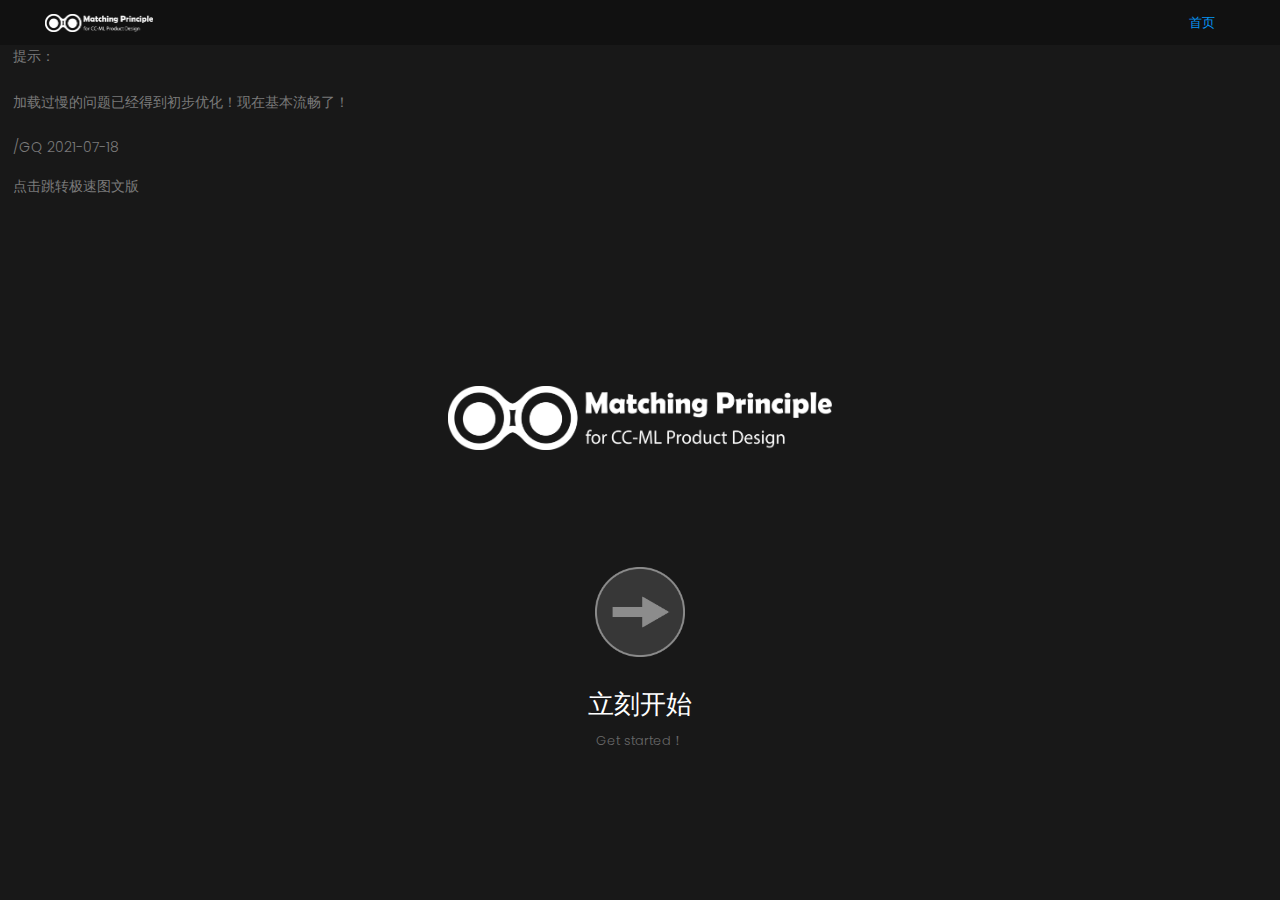
<file: index.html>
<!DOCTYPE html>
	<html lang="zxx" class="no-js">
	<head>
		<!-- Mobile Specific Meta -->
		<meta name="viewport" content="width=device-width, initial-scale=1, shrink-to-fit=no">
		<!-- Favicon-->
		<link rel="shortcut icon" href="img/logo_chrome.png">
		<link rel="apple-touch-icon" href="img/icon.png">
		<!-- Author Meta -->
		<meta name="author" content="colorlib">
		<!-- Meta Description -->
		<meta name="description" content="">
		<!-- Meta Keyword -->
		<meta name="keywords" content="">
		<!-- meta character set -->
		<meta charset="UTF-8">
		<!-- Site Title -->
		<title>MatchingPrinciple</title>

		<link href="https://fonts.googleapis.com/css?family=Poppins:100,200,400,300,500,600,700" rel="stylesheet">
			<!--
			CSS
			============================================= -->
			<link rel="stylesheet" href="css/bootstrap.css">
			<link rel="stylesheet" href="css/main.css">
		</head>
		<body>
		  <header id="header">
		    <div class="nav-menu-container">

			      <div class = "logo" id="logo">
			        <a href="index.html"><img src="img/logo.png" alt="" title="" /></a>
			      </div>
				  
				  <div  class="nav-menu-text">
			      <nav id="nav-menu-container">
			        <ul class="nav-menu">
			          <li><a href="index.html">首页</a></li>
					  <!-- <li class="menu-has-children"><a href="step1.html">step1</a> -->
						<!-- <ul>
									 <li><a href="blog-contents-sikao.html">模块1-1</a></li>
									 <li><a href="blog-contents-gongqing.html">模块1-2</a></li>
							
								 </ul> -->
								 </li>
                      <!-- <li><a href="step2.html">step2</a></li>
			          <li><a href="step3.html">step3</a></li> -->
                       				          					          		    
			        </ul>
			      </nav><!-- #nav-menu-container -->
				</div>

		    </div>
		  </header><!-- #header -->

			<!-- start banner Area -->
			<section class="banner-area">
				
				<div class = "log-info">
					<p>
						提示：<br><br>
						加载过慢的问题已经得到初步优化！现在基本流畅了！<br><br>
						/GQ 2021-07-18
						
						<!-- Update log：<br>
						/0702/ Website framwork & 2 buttons of step1<br>
						/0703/ Homepage and step1 page finished<br>
						/0704/ The first level of all pages finished <br>
						/0705-0706/Step2-P page finished <br>
						/0707/ All pages finished & Call for testing. <br>
						/0718/ All pages for "C" is finished. Loading speed problem is solved.-->
					</p>
					<a href="https://www.yuque.com/ogongqingo/qnls/zso0dg" target="_blank"><p>点击跳转极速图文版</p></a>
				</div>
				
				<div class = "startpage-img">
					<img src="img/logo.png" alt="" title="">
				</div>
				
				<div class = "start-button">
					<div class = "startpage-info">
						<div class = "button-start">
							<a href="step1.html">
								立刻开始
							</a>
						</div>
						<div class = "button-start-eng">
							<a href="step1.html">
							Get started！
						</a>
						</div>
					</div>

					<div class = "startpage-button">
						<a href="step1.html">
							<img src="img/start-button.png" alt="" title="">
						</a>
					</div>
				</div>
				
				

			</section>
			<!-- End banner Area -->
		
			

			<script src="js/vendor/jquery-2.2.4.min.js"></script>
			<script src="js/popper.min.js"></script>
			<script src="js/vendor/bootstrap.min.js"></script>
			<!-- <script src="https://maps.googleapis.com/maps/api/js?key=AIzaSyBhOdIF3Y9382fqJYt5I_sswSrEw5eihAA"></script> -->
  			<script src="js/easing.min.js"></script>
			<script src="js/hoverIntent.js"></script>
			<script src="js/superfish.min.js"></script>
			<script src="js/jquery.ajaxchimp.min.js"></script>
			<script src="js/jquery.magnific-popup.min.js"></script>
    		<script src="js/jquery.tabs.min.js"></script>
			<script src="js/jquery.nice-select.min.js"></script>
            <script src="js/isotope.pkgd.min.js"></script>
			<script src="js/waypoints.min.js"></script>
			<script src="js/jquery.counterup.min.js"></script>
			<script src="js/simple-skillbar.js"></script>
			<script src="js/owl.carousel.min.js"></script>
			<script src="js/mail-script.js"></script>
			
			<script src="js/main.js"></script> 
		</body>
	</html>
</file>
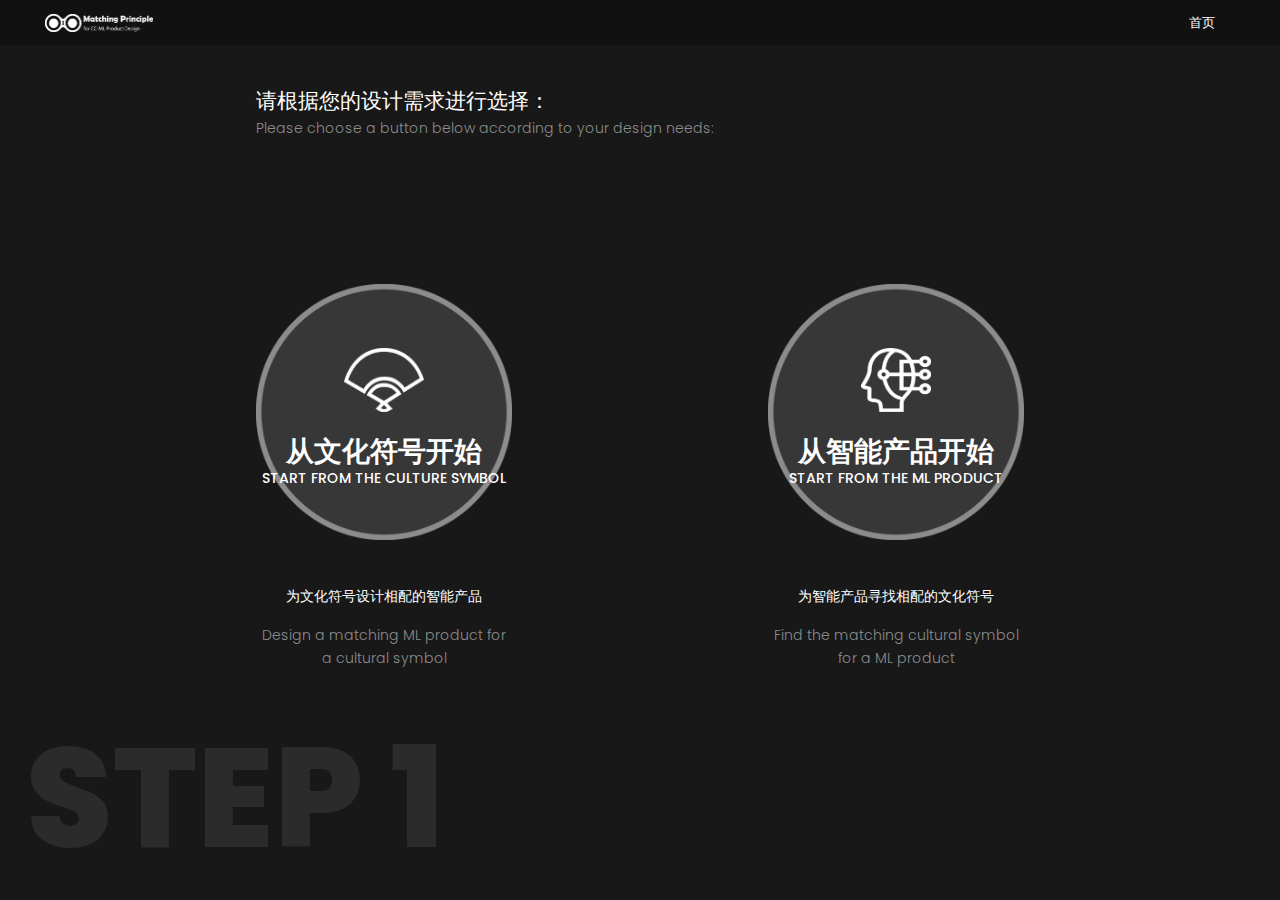
<file: step1.html>
<!DOCTYPE html>
	<html lang="zxx" class="no-js">
	<head>
		<!-- Mobile Specific Meta -->
		<meta name="viewport" content="width=device-width, initial-scale=1, shrink-to-fit=no">
		<!-- Favicon-->
		<link rel="shortcut icon" href="img/logo_chrome.png">
		<link rel="apple-touch-icon" href="img/icon.png">
		<!-- Author Meta -->
		<meta name="author" content="colorlib">
		<!-- Meta Description -->
		<meta name="description" content="">
		<!-- Meta Keyword -->
		<meta name="keywords" content="">
		<!-- meta character set -->
		<meta charset="UTF-8">
		<!-- Site Title -->
		<title>MatchingPrinciple</title>

		<link href="https://fonts.googleapis.com/css?family=Poppins:100,200,400,300,500,600,700" rel="stylesheet">
			<!--
			CSS
			============================================= -->
			<!-- <link rel="stylesheet" href="css/linearicons.css">
			<link rel="stylesheet" href="css/font-awesome.min.css"> -->
			<link rel="stylesheet" href="css/bootstrap.css">
			<!-- <link rel="stylesheet" href="css/magnific-popup.css">
			<link rel="stylesheet" href="css/jquery-ui.css">
			<link rel="stylesheet" href="css/nice-select.css">
			<link rel="stylesheet" href="css/animate.min.css">
			<link rel="stylesheet" href="css/owl.carousel.css"> -->
			<link rel="stylesheet" href="css/main.css">
		</head>
		<body>
		  <header id="header">
		    <div class="nav-menu-container">

			      <div class = "logo" id="logo">
			        <a href="index.html"><img src="img/logo.png" alt="" title="" /></a>
			      </div>
				  
				  <div  class="nav-menu-text">
			      <nav id="nav-menu-container">
			        <ul class="nav-menu">
						<li><a href="index.html">首页</a></li>
						<!-- <li class="menu-has-children"><a href="step1.html">step1</a> -->
						  <!-- <ul>
									   <li><a href="blog-contents-sikao.html">模块1-1</a></li>
									   <li><a href="blog-contents-gongqing.html">模块1-2</a></li>
							  
								   </ul> -->
								   </li>
						<!-- <li><a href="step2.html">step2</a></li>
						<li><a href="step3.html">step3</a></li> -->
																							 
					  </ul>
			      </nav><!-- #nav-menu-container -->
				</div>

		    </div>
		  </header><!-- #header -->

			<!-- start banner Area -->
			<section class="banner-area">
				<div class="banner-area-homepage">	
					<div class = "button-bro">
						<div class = "button-left">
							<div class = "button-bg">
								<a href="step2-C.html">	<img src = "img/button-bg.png" alt="" title=""></a>
							</div>
							<div class="icon-c">
								<img src = "img/icon-c.png">
							</div>
							<div class = "button-text">
								<a href="step2-C.html">从文化符号开始</a>
							</div>
							<div class = "button-text-eng">
								<a href="step2-C.html">	Start from the culture symbol</a>
							</div>
						</div>

						<div class = "button-right">
							<div class = "button-bg">
								<a href="step2-P.html"><img src = "img/button-bg.png" alt="" title=""></a>
							</div>
							<div class="icon-p">
								<img src = "img/icon-p.png">
							</div>
							<div class = "button-text">
								<a href="step2-P.html">从智能产品开始</a>
							</div>
							<div class = "button-text-eng">
								<a href="step2-P.html">Start from the ML product</a>
								
							</div>
							
						</div>
					</div>
				</div>

					<div class = "homepage-info">
						<div class = "info-sum">
							<div class="info-stepnum">
								step 1
							</div>
							<p>
								请根据您的设计需求进行选择：
								
							</p>
							<div class = "info-sum-eng">
								Please choose a button below according to your design needs:
							</div>
							
						</div>
						<div class = "info-left">
							<p>
								为文化符号设计相配的智能产品<br>
							</p>
							<div class = "info-left-eng">
								Design a matching ML product for a cultural symbol
							</div>
						</div>
						<div class = "info-right">
							<p>
								为智能产品寻找相配的文化符号<br>
							</p>
							<div class = "info-right-eng">
								Find the matching cultural symbol for a ML product
							</div>
						</div>
					
					</div>
			</section>
			<!-- End banner Area -->
		
			

			<script src="js/vendor/jquery-2.2.4.min.js"></script>
			<script src="js/popper.min.js"></script>
			<script src="js/vendor/bootstrap.min.js"></script>
			<!-- <script src="https://maps.googleapis.com/maps/api/js?key=AIzaSyBhOdIF3Y9382fqJYt5I_sswSrEw5eihAA"></script> -->
  			<script src="js/easing.min.js"></script>
			<script src="js/hoverIntent.js"></script>
			<script src="js/superfish.min.js"></script>
			<script src="js/jquery.ajaxchimp.min.js"></script>
			<script src="js/jquery.magnific-popup.min.js"></script>
    		<script src="js/jquery.tabs.min.js"></script>
			<script src="js/jquery.nice-select.min.js"></script>
            <script src="js/isotope.pkgd.min.js"></script>
			<script src="js/waypoints.min.js"></script>
			<script src="js/jquery.counterup.min.js"></script>
			<script src="js/simple-skillbar.js"></script>
			<script src="js/owl.carousel.min.js"></script>
			<script src="js/mail-script.js"></script>
			<script src="js/main.js"></script>
		</body>
	</html>
</file>
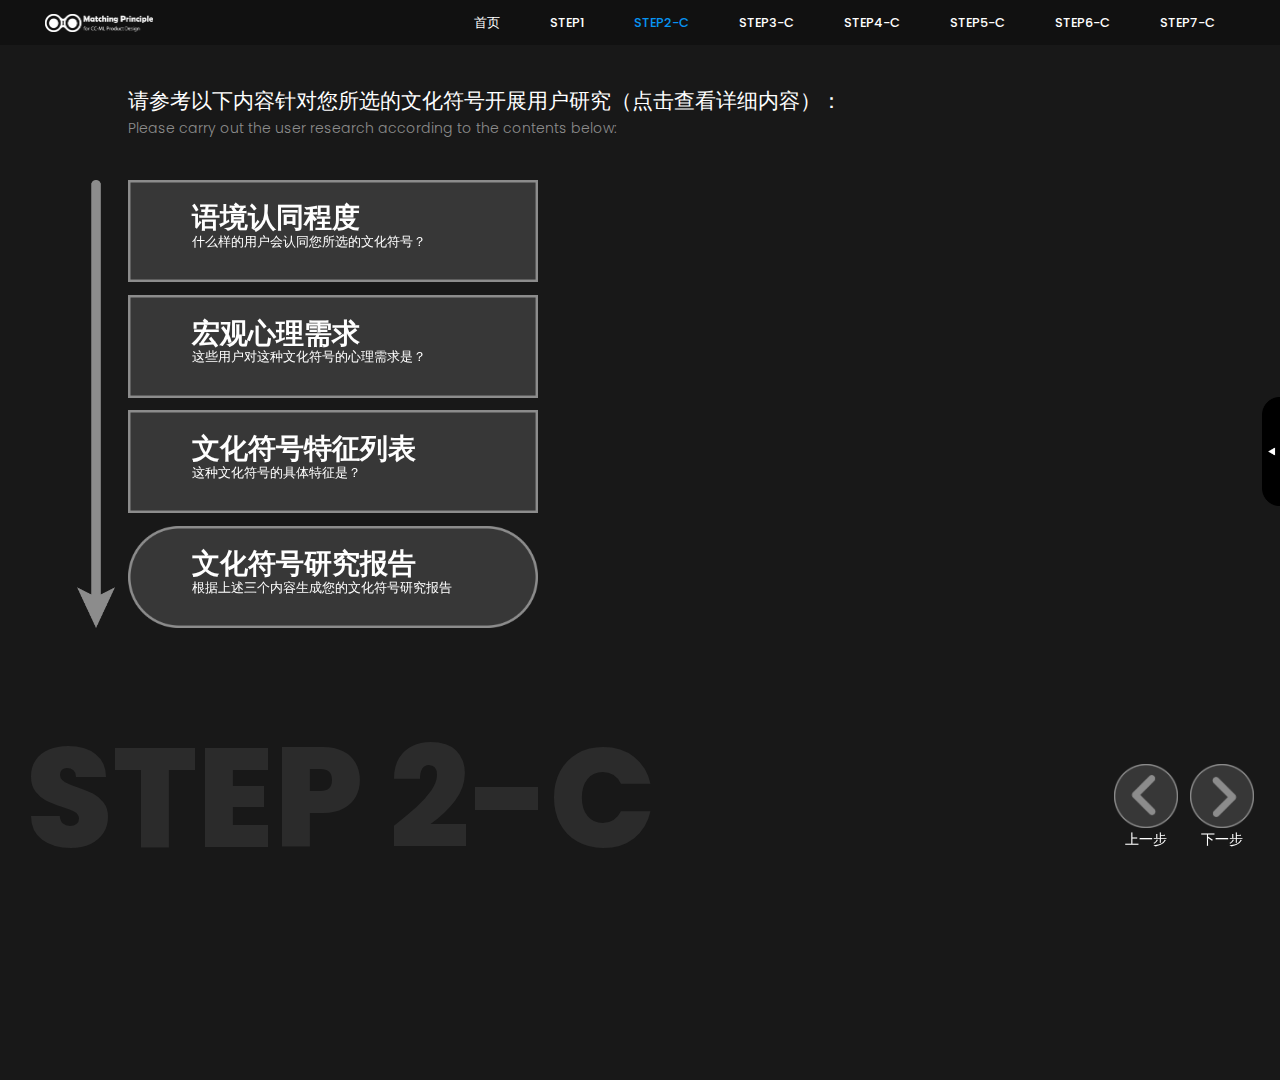
<file: step2-C.html>
<!DOCTYPE html>
	<html lang="zxx" class="no-js">
	<head>
		<!-- Mobile Specific Meta -->
		<meta name="viewport" content="width=device-width, initial-scale=1, shrink-to-fit=no">
		<!-- Favicon-->
		<link rel="shortcut icon" href="img/logo_chrome.png">
		<link rel="apple-touch-icon" href="img/icon.png">
		<!-- Author Meta -->
		<meta name="author" content="colorlib">
		<!-- Meta Description -->
		<meta name="description" content="">
		<!-- Meta Keyword -->
		<meta name="keywords" content="">
		<!-- meta character set -->
		<meta charset="UTF-8">
		<!-- Site Title -->
		<title>MatchingPrinciple</title>

		<link href="https://fonts.googleapis.com/css?family=Poppins:100,200,400,300,500,600,700" rel="stylesheet">
			<!--
			CSS
			============================================= -->
			<link rel="stylesheet" href="css/bootstrap.css">
			<link rel="stylesheet" href="css/main.css">
		</head>
		<body>
		  <header id="header">
		    <div class="nav-menu-container">

			      <div class = "logo" id="logo">
			        <a href="index.html"><img src="img/logo.png" alt="" title="" /></a>
			      </div>

				  <div  class="nav-menu-text">
			      <nav id="nav-menu-container">
			        <ul class="nav-menu">
						<li><a href="index.html">首页</a></li>
						<li class="menu-has-children"><a href="step1.html">step1</a>
						  <!-- <ul>
									   <li><a href="blog-contents-sikao.html">模块1-1</a></li>
									   <li><a href="blog-contents-gongqing.html">模块1-2</a></li>

								   </ul> -->
								   </li>
						<li><a href="step2-C.html">step2-C</a></li>
						<li><a href="step3-C.html">step3-C</a></li>
						<li><a href="step4-C.html">step4-C</a></li>
						<li><a href="step5-C.html">step5-C</a></li>
						<li><a href="step6-C.html">step6-C</a></li>
						<li><a href="step7-C.html">step7-C</a></li>

					  </ul>
			      </nav><!-- #nav-menu-container -->
				</div>

		    </div>
		  </header><!-- #header -->

			<!-- start banner Area -->
			<section class="banner-area">
				<div class = "step-info">
					<div class = "info-sum">
						<div class="info-stepnum">
							step 2-C
						</div>
						<p>
							请参考以下内容针对您所选的文化符号开展用户研究（点击查看详细内容）：

						</p>
						<div class = "info-sum-eng">
							Please carry out the user research according to the contents below:
						</div>

					</div>


				</div>
				<div class="banner-area-homepage">
					<div class="arrow">
						<img src="img/arrow.png"/>
					</div>

					<div class = "button-bro-s2p">

						<div class = "button-1">

							<div class = "button-bg">
								<a href="#"><img src = "img/button-s.png" alt="" title=""></a>
							</div>

							<div class = "info-1">
								<p>
									什么样的用户会认同您所选的文化符号？
								</p>
								<!-- <div class = "info-1-eng">
									What kind of users are more likely to agree with your planned ML products?
								</div> -->
							</div>
							<a href="#">
								<input class = "show-hide-1" type="button" id="show-1" value = "语境认同程度"/>
							</a>
						</div>

						<div class = "button-2">
							<div class = "button-bg">
								<a href="#"><img src = "img/button-s.png" alt="" title=""></a>
							</div>

							<div class = "info-2">
								<p>
									这些用户对这种文化符号的心理需求是？
								</p>
								<!-- <div class = "info-2-eng">
									What are the mental needs of these users for such a ML product?
								</div> -->
							</div>
							<a href="#">
								<input class = "show-hide-2" type="button" id="show-2" value = "宏观心理需求"/>
							</a>
						</div>

						<div class = "button-3">
							<div class = "button-bg">
								<a href="#"><img src = "img/button-s.png" alt="" title=""></a>
							</div>

							<div class = "info-3">
								<p>
									这种文化符号的具体特征是？
								</p>
								<!-- <div class = "info-3-eng">
									What are the specific needs of these users for such a ML product?
								</div> -->
							</div>
							<a href="#">
								<input class = "show-hide-3" type="button" id="show-3" value = "文化符号特征列表"/>
							</a>
						</div>
						<div class = "button-4">
							<div class = "button-bg">
								<a href="#"><img src = "img/button-ds.png" alt="" title=""></a>
							</div>

							<div class = "info-4">
								<p>
									根据上述三个内容生成您的文化符号研究报告
								</p>
								<!-- <div class = "info-4-eng">
									Generate your persona&user needs list according to the contents upon here.
								</div> -->
							</div>
							<a href="#">
								<input class = "show-hide-4" type="button" id="show-4" value = "文化符号研究报告"/>
							</a>
						</div>

					</div>

				</div>

				<div class = "detail-1 step2-p-1-btn-row1" id = "hide-1">
					<div class = "detail-2-info"><h2>语境认同度/Context identity</h2></div>
					<div class = "focus-1-position focus-icon">
						<img src="img/focuspoint.gif">
					</div>
					<div class = "detail-2-info">
						点击查看详细内容参考。通过用户研究（问卷、访谈、移情图等方法）调查以下问题，也可在此基础上自行补充：
					</div>
					<div class="step2-p-1-btn">
						<div class = "step2-p-1-btnbg">
							<a href="#">
							<img src="img/stepDetail/step2-p-1-btnbg.png"/>
							</a>
						</div>
						<div class = "step2-p-1-btnicon">
							<img src="img/stepDetail/step2-p-3-btnicon-1.png"/>
						</div>
						<input class = "show-hide-btn" type="button" id="show-3-1" value = ""/>
						<div class="step2-p-1-btninfo">
							认知<br>Cognitive
						</div>
						<div class="focuspoint-detail" id="hide-3-1-f">
							<img src="img/stepDetail/focuspoint-detail.png">
						</div>
					</div>
					<div class="step2-p-1-btn">
						<div class = "step2-p-1-btnbg">
							<a href="#">
							<img src="img/stepDetail/step2-p-1-btnbg.png"/>
							</a>
						</div>
						<div class = "step2-p-1-btnicon">
							<img src="img/stepDetail/step2-p-3-btnicon-2.png"/>
						</div>
						<input class = "show-hide-btn" type="button" id="show-3-2" value = ""/>
						<div class="step2-p-1-btninfo">
							情感<br>Affective
						</div>
						<div class="focuspoint-detail" id="hide-3-2-f">
							<img src="img/stepDetail/focuspoint-detail.png">
						</div>
					</div>
					<div class="step2-p-1-btn">
						<div class = "step2-p-1-btnbg">
							<a href="#">
							<img src="img/stepDetail/step2-p-1-btnbg.png"/>
							</a>
						</div>
						<div class = "step2-p-1-btnicon">
							<img src="img/stepDetail/step2-p-3-btnicon-3.png"/>
						</div>
						<input class = "show-hide-btn" type="button" id="show-3-3" value = ""/>
						<div class="step2-p-1-btninfo">
							知觉<br>Perceptual
						</div>
						<div class="focuspoint-detail" id="hide-3-3-f">
							<img src="img/stepDetail/focuspoint-detail.png">
						</div>
					</div>
					<div class="step2-p-1-btn">
						<div class = "step2-p-1-btnbg">
							<a href="#">
							<img src="img/stepDetail/step2-p-1-btnbg.png"/>
							</a>
						</div>
						<div class = "step2-p-1-btnicon">
							<img src="img/stepDetail/step2-p-3-btnicon-4.png"/>
						</div>
						<input class = "show-hide-btn" type="button" id="show-3-4" value = ""/>
						<div class="step2-p-1-btninfo">
							行为<br>Affective
						</div>
						<div class="focuspoint-detail" id="hide-3-4-f">
							<img src="img/stepDetail/focuspoint-detail.png">
						</div>
					</div>
					<div class = "detail-2-info-hide" id="hide-3-1">
						1. 用户对传统活动的了解程度？<br><br>
						2. 用户对文化特性的了解程度？<br><br>
						3. 用户在媒体上看到或听他人谈论到此文化符号的频率？
					</div>
					<div class = "detail-2-info-hide" id="hide-3-2">
						此种文化符号所代表的文化是否能给用户带来愉悦的情感体验？
					</div>
					<div class = "detail-2-info-hide" id="hide-3-3">
						1. 用户对此文化符号的喜爱程度？<br><br>
						2. 加入与此文化符号有关的网络社群、参与话题讨论的意愿？
					</div>
					<div class = "detail-2-info-hide" id="hide-3-4">
						1. 用户向不了解的人介绍此文化符号的意愿？<br><br>
						2. 用户对此文化符号有关的文创产品的购买意愿与曾经购买的次数？
					</div>
				</div>
				<div class = "detail-2" id = "hide-2">
					<div class = "detail-2-info"><h2>宏观心理需求/Mental needs</h2></div>
					<div class = "focus-2-position focus-icon">
						<img src="img/focuspoint.gif">
					</div>
					<div class = "detail-2-info">
						点击查看详细内容参考。通过用户研究（问卷、访谈、移情图等方法）调查用户对于此种文化符号主要存在下列哪些宏观心理需求：
					</div>
					<div class="step2-p-1-btn-row1">
					<div class="step2-p-1-btn">
						<div class = "step2-p-1-btnbg">
							<a href="#">
							<img src="img/stepDetail/step2-p-1-btnbg.png"/>
							</a>
						</div>
						<div class = "step2-p-1-btnicon">
							<img src="img/stepDetail/step2-p-3-btnicon-1.png"/>
						</div>
						<input class = "show-hide-btn" type="button" id="show-3-2-1" value = ""/>
						<div class="step2-p-1-btninfo">
							情感<br>Emotion
						</div>
						<div class="focuspoint-detail" id="hide-3-2-1-f">
							<img src="img/stepDetail/focuspoint-detail.png">
						</div>
					</div>
					<div class="step2-p-1-btn">
						<div class = "step2-p-1-btnbg">
							<a href="#">
							<img src="img/stepDetail/step2-p-1-btnbg.png"/>
							</a>
						</div>
						<div class = "step2-p-1-btnicon">
							<img src="img/stepDetail/step2-p-3-btnicon-2.png"/>
						</div>
						<input class = "show-hide-btn" type="button" id="show-3-2-2" value = ""/>
						<div class="step2-p-1-btninfo">
							归属<br>Belonging
						</div>
						<div class="focuspoint-detail" id="hide-3-2-2-f">
							<img src="img/stepDetail/focuspoint-detail.png">
						</div>
					</div>
					<div class="step2-p-1-btn">
						<div class = "step2-p-1-btnbg">
							<a href="#">
							<img src="img/stepDetail/step2-p-1-btnbg.png"/>
							</a>
						</div>
						<div class = "step2-p-1-btnicon">
							<img src="img/stepDetail/step2-p-3-btnicon-3.png"/>
						</div>
						<input class = "show-hide-btn" type="button" id="show-3-2-2" value = ""/>
						<div class="step2-p-1-btninfo">
							友谊<br>Friendship
						</div>
						<div class="focuspoint-detail" id="hide-3-2-2-f">
							<img src="img/stepDetail/focuspoint-detail.png">
						</div>
					</div>
					<div class="step2-p-1-btn">
						<div class = "step2-p-1-btnbg">
							<a href="#">
							<img src="img/stepDetail/step2-p-1-btnbg.png"/>
							</a>
						</div>
						<div class = "step2-p-1-btnicon">
							<img src="img/stepDetail/step2-p-3-btnicon-4.png"/>
						</div>
						<input class = "show-hide-btn" type="button" id="show-3-2-2" value = ""/>
						<div class="step2-p-1-btninfo">
							家庭<br>Family
						</div>
						<div class="focuspoint-detail" id="hide-3-2-2-f">
							<img src="img/stepDetail/focuspoint-detail.png">
						</div>
					</div>
					</div>
					<div class="step2-p-1-btn-row2">
					<div class="step2-p-1-btn">
						<div class = "step2-p-1-btnbg">
							<a href="#">
							<img src="img/stepDetail/step2-p-1-btnbg.png"/>
							</a>
						</div>
						<div class = "step2-p-1-btnicon">
							<img src="img/stepDetail/step2-p-3-btnicon-5.png"/>
						</div>
						<input class = "show-hide-btn" type="button" id="show-3-2-2" value = ""/>
						<div class="step2-p-1-btninfo">
							自尊<br>Self-esteem
						</div>
						<div class="focuspoint-detail" id="hide-3-2-2-f">
							<img src="img/stepDetail/focuspoint-detail.png">
						</div>
					</div>
					<div class="step2-p-1-btn">
						<div class = "step2-p-1-btnbg">
							<a href="#">
							<img src="img/stepDetail/step2-p-1-btnbg.png"/>
							</a>
						</div>
						<div class = "step2-p-1-btnicon">
							<img src="img/stepDetail/step2-p-3-btnicon-6.png"/>
						</div>
						<input class = "show-hide-btn" type="button" id="show-3-2-2" value = ""/>
						<div class="step2-p-1-btninfo">
							自信<br>Confidence
						</div>
						<div class="focuspoint-detail" id="hide-3-2-2-f">
							<img src="img/stepDetail/focuspoint-detail.png">
						</div>
					</div>
					<div class="step2-p-1-btn">
						<div class = "step2-p-1-btnbg">
							<a href="#">
							<img src="img/stepDetail/step2-p-1-btnbg.png"/>
							</a>
						</div>
						<div class = "step2-p-1-btnicon">
							<img src="img/stepDetail/step2-p-3-btnicon-7.png"/>
						</div>
						<input class = "show-hide-btn" type="button" id="show-3-2-2" value = ""/>
						<div class="step2-p-1-btninfo">
							成就<br>Achievement
						</div>
						<div class="focuspoint-detail" id="hide-3-2-2-f">
							<img src="img/stepDetail/focuspoint-detail.png">
						</div>
					</div>
					<div class="step2-p-1-btn">
						<div class = "step2-p-1-btnbg">
							<a href="#">
							<img src="img/stepDetail/step2-p-1-btnbg.png"/>
							</a>
						</div>
						<div class = "step2-p-1-btnicon">
							<img src="img/stepDetail/step2-p-3-btnicon-8.png"/>
						</div>
						<input class = "show-hide-btn" type="button" id="show-3-2-2" value = ""/>
						<div class="step2-p-1-btninfo">
							尊重<br>Respect
						</div>
						<div class="focuspoint-detail" id="hide-3-2-2-f">
							<img src="img/stepDetail/focuspoint-detail.png">
						</div>
					</div>
					</div>
				</div>
				</div>
				<div class = "detail-3" id = "hide-3">
					<div class = "detail-2-info"><h2>文化符号特征列表/Features list</h2></div>
					<div class = "focus-3-position focus-icon">
						<img src="img/focuspoint.gif">
					</div>
					<div class = "detail-2-info">
						点击查看详细内容参考。通过桌面调研等方式调查此文化符号在器物层、行为层和精神层上的特征：
						<h5>器物层特征</h5>
						<!-- <h6>Intuition level needs</h6> -->
						<div class = "detail-2-info">
							文化符号的外观、材质属性等外在特征。
						</div>
						<div class="step2-p-4-input-box">
							<textarea  cols="20" rows="2">输入功能尚在开发，请自行整理此内容</textarea>
						</div>
						<h5>行为层特征</h5>
						<!-- <h6>Behavioral level needs</h6> -->
						<div class = "detail-2-info">
							文化符号的制造或实用潜能，使用方法等。
						</div>
						<div class="step2-p-4-input-box">
							<textarea  cols="20" rows="2">输入功能尚在开发，请自行整理此内容</textarea>
						</div>
						<h5>精神层特征</h5>
						<!-- <h6>Reflection level needs</h6> -->
						<div class = "detail-2-info">
							文化符号的内涵、精神等。
						</div>
						<div class="step2-p-4-input-box">
							<textarea  cols="20" rows="2">输入功能尚在开发，请自行整理此内容</textarea>
						</div>
					</div>



				</div>
				<div class = "detail-4" id = "hide-4">
					<div class="generate">
						<a href="inProgress.html" target="_blank"><img src="img/stepDetail/icon-generate.png"></a>
					</div>
					<div class = "focus-4-position focus-icon">
						<img src="img/focuspoint.gif">
					</div>
					<div class = "detail-2-info">
						<h2>文化符号研究报告/Culture study report</h2>
						<h6>-</h6>
						<h4>研究过程</h4>
						<div class="step2-p-4-input-box">
							<textarea  cols="20" rows="2">输入功能尚在开发，请自行整理此内容</textarea>
						</div>
						<h4>用户特征</h4>
						<!-- <h6>Persona</h6> -->
						<div class="step2-p-4-input-box">
							<textarea  cols="20" rows="2">输入功能尚在开发，请自行整理此内容</textarea>
						</div>
						<h4>文化符号特征列表</h4>
						<!-- <h6>User needs</h6> -->
						<h5>-宏观心理需求(请选择3个需求)</h5>
						<!-- <h6>Key mental needs</h6> -->
						<div class="step2-p-4-input-box-s">
							<input  type="text" value="心理需求1">
						</div>
						<div class="step2-p-4-input-box-s">
							<input  type="text" value="心理需求2">
						</div>
						<div class="step2-p-4-input-box">
							<input  type="text" value="心理需求3">
						</div>
						<h5>-器物层特征</h5>
						<!-- <h6>Intuition level needs</h6> -->
						<div class="step2-p-4-input-box">
							<textarea  cols="20" rows="2">输入功能尚在开发，请自行整理此内容</textarea>
						</div>
						<h5>-行为层特征</h5>
						<!-- <h6>Behavioral level needs</h6> -->
						<div class="step2-p-4-input-box">
							<textarea  cols="20" rows="2">输入功能尚在开发，请自行整理此内容</textarea>
						</div>
						<h5>-精神层特征</h5>
						<!-- <h6>Reflection level needs</h6> -->
						<div class="step2-p-4-input-box">
							<textarea  cols="20" rows="2">输入功能尚在开发，请自行整理此内容</textarea>
						</div>
					</div>
				</div>

				<div class="draw-box">
					<div class="draw-btndiv" >
						<div class="draw-btn" id="btn-show">
							<img src="img/draw-btn.png">
						</div>
							<input class = "draw-btn-input" type="button" id="show-123" value = "" />
					</div>

					<div class="draw-box-outdiv" id="panel">
						<div class="draw-box-panel">
							<div class="check-list">
								<h3>项目产出列表<br></h3>
								<h6>-</h6>
								Step2-C / 文化符号研究报告<br>

							</div>
						</div>
					</div>
					<div class="draw-btndiv" id="btn-hide">
						<div class="draw-btn-2">
							<img src="img/draw-btn-2.png">
						</div>
							<input class = "draw-btn-input-2" type="button" id="hide-box" value = "" />
					</div>
				</div>

				<div class = "front-back">
					<div class="front">
						<a href="step3-C.html">
							<img src="img/front.png">
						</a>
						<div class = "front-info">
							下一步
						</div>
					</div>
					<div class="back">
						<a href="step1.html">
							<img src="img/back.png">
						</a>
						<div class = "front-info">
							上一步
						</div>
					</div>
				</div>

			</section>
			<!-- End banner Area -->

			<script type = "text/javascript">
				window.onload = function(){
					document.getElementById("show-1").onclick = function(){
						document.getElementById("hide-1").style.display = "block";
						document.getElementById("hide-2").style.display = "none";
						document.getElementById("hide-3").style.display = "none";
						document.getElementById("hide-4").style.display = "none";
					}
					document.getElementById("show-2").onclick = function(){
						document.getElementById("hide-2").style.display = "block";
						document.getElementById("hide-1").style.display = "none";
						document.getElementById("hide-3").style.display = "none";
						document.getElementById("hide-4").style.display = "none";
					}
					document.getElementById("show-3").onclick = function(){
						document.getElementById("hide-3").style.display = "block";
						document.getElementById("hide-2").style.display = "none";
						document.getElementById("hide-1").style.display = "none";
						document.getElementById("hide-4").style.display = "none";
					}
					document.getElementById("show-4").onclick = function(){
						document.getElementById("hide-4").style.display = "block";
						document.getElementById("hide-2").style.display = "none";
						document.getElementById("hide-1").style.display = "none";
						document.getElementById("hide-3").style.display = "none";
					}
					document.getElementById("show-3-1").onclick = function(){
						document.getElementById("hide-3-1").style.display = "block";
						document.getElementById("hide-3-1-f").style.display = "block";
						document.getElementById("hide-3-2-f").style.display = "none";
						document.getElementById("hide-3-3-f").style.display = "none";
						document.getElementById("hide-3-4-f").style.display = "none";
						document.getElementById("hide-3-2").style.display = "none";
						document.getElementById("hide-3-3").style.display = "none";
						document.getElementById("hide-3-4").style.display = "none";

					}
					document.getElementById("show-3-2").onclick = function(){
						document.getElementById("hide-3-2").style.display = "block";
						document.getElementById("hide-3-2-f").style.display = "block";
						document.getElementById("hide-3-1-f").style.display = "none";
						document.getElementById("hide-3-3-f").style.display = "none";
						document.getElementById("hide-3-4-f").style.display = "none";
						document.getElementById("hide-3-1").style.display = "none";
						document.getElementById("hide-3-3").style.display = "none";
						document.getElementById("hide-3-4").style.display = "none";

					}
					document.getElementById("show-3-3").onclick = function(){
						document.getElementById("hide-3-3").style.display = "block";
						document.getElementById("hide-3-3-f").style.display = "block";
						document.getElementById("hide-3-2-f").style.display = "none";
						document.getElementById("hide-3-1-f").style.display = "none";
						document.getElementById("hide-3-4-f").style.display = "none";
						document.getElementById("hide-3-2").style.display = "none";
						document.getElementById("hide-3-1").style.display = "none";
						document.getElementById("hide-3-4").style.display = "none";

					}
					document.getElementById("show-3-4").onclick = function(){
						document.getElementById("hide-3-4").style.display = "block";
						document.getElementById("hide-3-4-f").style.display = "block";
						document.getElementById("hide-3-2-f").style.display = "none";
						document.getElementById("hide-3-3-f").style.display = "none";
						document.getElementById("hide-3-1-f").style.display = "none";
						document.getElementById("hide-3-2").style.display = "none";
						document.getElementById("hide-3-3").style.display = "none";
						document.getElementById("hide-3-1").style.display = "none";

					}
					document.getElementById("show-3-2-1").onclick = function(){
						document.getElementById("hide-3-2-1").style.display = "block";
						document.getElementById("hide-3-2-1-f").style.display = "block";
						document.getElementById("hide-3-2-2-f").style.display = "none";
						document.getElementById("hide-3-2-2").style.display = "none";
					}
					document.getElementById("show-3-2-2").onclick = function(){
						document.getElementById("hide-3-2-2").style.display = "block";
						document.getElementById("hide-3-2-2-f").style.display = "block";
						document.getElementById("hide-3-2-1-f").style.display = "none";
						document.getElementById("hide-3-2-1").style.display = "none";
					}
					document.getElementById("show-3-3-1").onclick = function(){
						document.getElementById("hide-3-3-1").style.display = "block";
						document.getElementById("hide-3-3-1-f").style.display = "block";
						document.getElementById("hide-3-3-2-f").style.display = "none";
						document.getElementById("hide-3-3-3-f").style.display = "none";
						document.getElementById("hide-3-3-2").style.display = "none";
						document.getElementById("hide-3-3-3").style.display = "none";
					}
					document.getElementById("show-3-3-2").onclick = function(){
						document.getElementById("hide-3-3-2").style.display = "block";
						document.getElementById("hide-3-3-2-f").style.display = "block";
						document.getElementById("hide-3-3-1-f").style.display = "none";
						document.getElementById("hide-3-3-3-f").style.display = "none";
						document.getElementById("hide-3-3-1").style.display = "none";
						document.getElementById("hide-3-3-3").style.display = "none";
					}
					document.getElementById("show-3-3-3").onclick = function(){
						document.getElementById("hide-3-3-3").style.display = "block";
						document.getElementById("hide-3-3-3-f").style.display = "block";
						document.getElementById("hide-3-3-1-f").style.display = "none";
						document.getElementById("hide-3-3-2-f").style.display = "none";
						document.getElementById("hide-3-3-1").style.display = "none";
						document.getElementById("hide-3-3-2").style.display = "none";
					}
					document.getElementById("show-123").onclick = function(){
						document.getElementById("panel").style.display = "block";
						document.getElementById("btn-hide").style.display = "block";
						document.getElementById("btn-show").style.display = "none";
					}
					document.getElementById("hide-box").onclick = function(){
						document.getElementById("panel").style.display = "none";
						document.getElementById("btn-hide").style.display = "none";
						document.getElementById("btn-show").style.display = "block";
					}
				}
			</script>

			<script src="js/vendor/jquery-2.2.4.min.js"></script>
			<!-- <script src="https://maps.googleapis.com/maps/api/js?key=AIzaSyBhOdIF3Y9382fqJYt5I_sswSrEw5eihAA"></script> -->

			<script src="js/popper.min.js"></script>
			<script src="js/vendor/bootstrap.min.js"></script>
  			<script src="js/easing.min.js"></script>
			<script src="js/hoverIntent.js"></script>
			<script src="js/superfish.min.js"></script>
			<script src="js/jquery.ajaxchimp.min.js"></script>
			<script src="js/jquery.magnific-popup.min.js"></script>
    		<script src="js/jquery.tabs.min.js"></script>
			<script src="js/jquery.nice-select.min.js"></script>
            <script src="js/isotope.pkgd.min.js"></script>
			<script src="js/waypoints.min.js"></script>
			<script src="js/jquery.counterup.min.js"></script>
			<script src="js/simple-skillbar.js"></script>
			<script src="js/owl.carousel.min.js"></script>
			<script src="js/mail-script.js"></script>
			
			<script src="js/main.js"></script> 
		</body>
	</html>
</file>
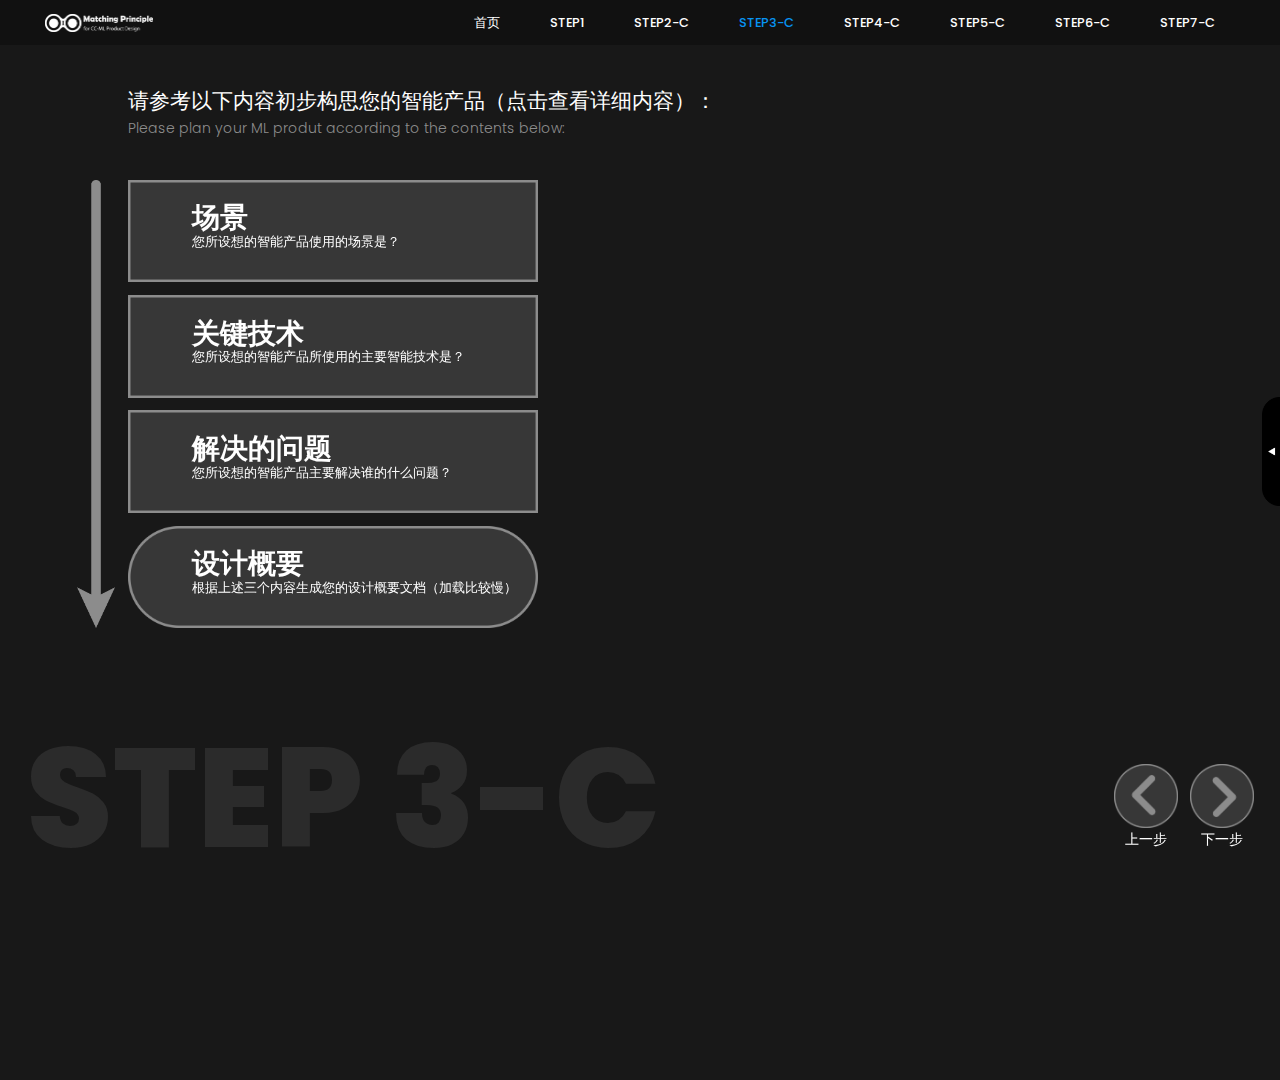
<file: step3-C.html>
<!DOCTYPE html>
	<html lang="zxx" class="no-js">
	<head>
		<!-- Mobile Specific Meta -->
		<meta name="viewport" content="width=device-width, initial-scale=1, shrink-to-fit=no">
		<!-- Favicon-->
		<link rel="shortcut icon" href="img/logo_chrome.png">
		<link rel="apple-touch-icon" href="img/icon.png">
		<!-- Author Meta -->
		<meta name="author" content="colorlib">
		<!-- Meta Description -->
		<meta name="description" content="">
		<!-- Meta Keyword -->
		<meta name="keywords" content="">
		<!-- meta character set -->
		<meta charset="UTF-8">
		<!-- Site Title -->
		<title>MatchingPrinciple</title>

		<link href="https://fonts.googleapis.com/css?family=Poppins:100,200,400,300,500,600,700" rel="stylesheet">
			<!--
			CSS
			============================================= -->
			<link rel="stylesheet" href="css/bootstrap.css">
			<link rel="stylesheet" href="css/main.css">
		</head>
		<body>
		  <header id="header">
		    <div class="nav-menu-container">

			      <div class = "logo" id="logo">
			        <a href="index.html"><img src="img/logo.png" alt="" title="" /></a>
			      </div>
				  
				  <div  class="nav-menu-text">
			      <nav id="nav-menu-container">
			        <ul class="nav-menu">
						<li><a href="index.html">首页</a></li>
						<li class="menu-has-children"><a href="step1.html">step1</a>
						  <!-- <ul>
									   <li><a href="blog-contents-sikao.html">模块1-1</a></li>
									   <li><a href="blog-contents-gongqing.html">模块1-2</a></li>
							  
								   </ul> -->
								   </li>
								   <li><a href="step2-C.html">step2-C</a></li>
								   <li><a href="step3-C.html">step3-C</a></li>
								   <li><a href="step4-C.html">step4-C</a></li>
								   <li><a href="step5-C.html">step5-C</a></li>
								   <li><a href="step6-C.html">step6-C</a></li>
								   <li><a href="step7-C.html">step7-C</a></li>													 
					  </ul>
			      </nav><!-- #nav-menu-container -->
				</div>

		    </div>
		  </header><!-- #header -->

			<!-- start banner Area -->
			<section class="banner-area">
				<div class = "step-info">
					<div class = "info-sum">
						<div class="info-stepnum">
							step 3-C
						</div>
						<p>
							请参考以下内容初步构思您的智能产品（点击查看详细内容）：
							
						</p>
						<div class = "info-sum-eng">
							Please plan your ML produt according to the contents below:
						</div>
						
					</div>
					
				
				</div>
				<div class="banner-area-homepage">	
					<div class="arrow">
						<img src="img/arrow.png"/>
					</div>

					<div class = "button-bro-s2p">
					
						<div class = "button-2">
						
							<div class = "button-bg">
								<a href="#"><img src = "img/button-s.png" alt="" title=""></a>
							</div>
							
							<div class = "info-2">
								<p>
									您所设想的智能产品所使用的主要智能技术是？
								</p>
								<!-- <div class = "info-2-eng">
									What's the ML system of your planned ML product?
								</div> -->
							</div>	
							<a href="#">
								<input class = "show-hide-2" type="button" id="show-2" value = "关键技术"/>
							</a>
						</div>

						<div class = "button-1">
							<div class = "button-bg">
								<a href="#"><img src = "img/button-s.png" alt="" title=""></a>
							</div>
							
							<div class = "info-1">
								<p>
									您所设想的智能产品使用的场景是？
								</p>
								<!-- <div class = "info-1-eng">
									What's the using context of your planned ML product?
								</div> -->
							</div>
							<a href="#">
								<input class = "show-hide-1" type="button" id="show-1" value = "场景"/>
							</a>
						</div>

						<div class = "button-3">
							<div class = "button-bg">
								<a href="#"><img src = "img/button-s.png" alt="" title=""></a>
							</div>
							
							<div class = "info-3">
								<p>
									您所设想的智能产品主要解决谁的什么问题？
								</p>
								<!-- <div class = "info-3-eng">
									Whose&What problems your planned ML product can solve?
								</div> -->
							</div>
							<a href="#">
								<input class = "show-hide-3" type="button" id="show-3" value = "解决的问题"/>
							</a>
						</div>
						<div class = "button-4">
							<div class = "button-bg">
								<a href="#"><img src = "img/button-ds.png" alt="" title=""></a>
							</div>
							
							<div class = "info-4">
								<p>
									根据上述三个内容生成您的设计概要文档（加载比较慢）
								</p>
								<!-- <div class = "info-4-eng">
									Generate your design brief according to the above contents.
								</div> -->
							</div>
							<a href="#">
								<input class = "show-hide-4" type="button" id="show-4" value = "设计概要"/>
							</a>
						</div>
						
					</div>
				
				</div>
				<!-- detail area -->
				<div class = "detail-1" id = "hide-1">
					<div class = "detail-2-info"><h2>场景/Context</h2></div>
					<div class = "focus-1-position focus-icon">
						<img src="img/focuspoint.gif">
					</div>
					<div class="step2-p-1-btn-row1">
						<div class="step2-p-1-btn">
							<div class = "step2-p-1-btnbg">
								<a href="https://baike.baidu.com/item/%E6%99%BA%E8%83%BD%E5%AE%B6%E5%B1%85/686345?fr=aladdin" target="_blank">
									<img src="img/stepDetail/step2-p-1-btnbg.png"/>
								</a>
							</div>
							<div class = "step2-p-1-btnicon">
								<img src="img/stepDetail/step2-p-1-btnicon-1.png"/>
							</div>
							<div class="step2-p-1-btninfo">
								家庭家居<br>Home
							</div>
						</div>
						<div class="step2-p-1-btn">
							<div class = "step2-p-1-btnbg">
								<a href="https://baike.baidu.com/item/%E6%99%BA%E6%85%A7%E4%BA%A4%E9%80%9A/16382912?fr=aladdin" target="_blank">
								<img src="img/stepDetail/step2-p-1-btnbg.png"/>
								</a>
							</div>
							<div class = "step2-p-1-btnicon">
								<img src="img/stepDetail/step2-p-1-btnicon-2.png"/>
							</div>
							<div class="step2-p-1-btninfo">
								交通出行<br>Transportation
							</div>
						</div>
						<div class="step2-p-1-btn">
							<div class = "step2-p-1-btnbg">
								<a href="https://baike.baidu.com/item/%E6%99%BA%E6%85%A7%E5%8C%BB%E7%96%97" target="_blank">
								<img src="img/stepDetail/step2-p-1-btnbg.png"/>
								</a>
							</div>
							<div class = "step2-p-1-btnicon">
								<img src="img/stepDetail/step2-p-1-btnicon-3.png"/>
							</div>
							<div class="step2-p-1-btninfo">
								医疗保健<br>Medical care
							</div>
						</div>
						<div class="step2-p-1-btn">
							<div class = "step2-p-1-btnbg">
								<a href="https://baike.baidu.com/item/%E6%99%BA%E6%85%A7%E6%95%99%E8%82%B2/17858827?fr=aladdin" target="_blank">
								<img src="img/stepDetail/step2-p-1-btnbg.png"/>
								</a>
							</div>
							<div class = "step2-p-1-btnicon">
								<img src="img/stepDetail/step2-p-1-btnicon-4.png"/>
							</div>
							<div class="step2-p-1-btninfo">
								教育<br>Education
							</div>
						</div>
					</div>
					<div class="step2-p-1-btn-row2">
						<div class="step2-p-1-btn">
							<div class = "step2-p-1-btnbg">
								<a href="https://baike.baidu.com/item/%E6%99%BA%E6%85%A7%E5%8A%9E%E5%85%AC" target="_blank">
								<img src="img/stepDetail/step2-p-1-btnbg.png"/>
								</a>
							</div>
							<div class = "step2-p-1-btnicon">
								<img src="img/stepDetail/step2-p-1-btnicon-5.png"/>
							</div>
							<div class="step2-p-1-btninfo">
								办公<br>Office
							</div>
						</div>
						<div class="step2-p-1-btn">
							<div class = "step2-p-1-btnbg">
								<a href="https://baike.baidu.com/item/%E6%99%BA%E6%85%A7%E9%9B%B6%E5%94%AE" target="_blank">
								<img src="img/stepDetail/step2-p-1-btnbg.png"/>
								</a>
							</div>
							<div class = "step2-p-1-btnicon">
								<img src="img/stepDetail/step2-p-1-btnicon-6.png"/>
							</div>
							<div class="step2-p-1-btninfo">
								商业零售<br>Retail
							</div>
						</div>
						<div class="step2-p-1-btn">
							<div class = "step2-p-1-btnbg">
								<a href="https://baike.baidu.com/item/%E6%99%BA%E6%85%A7%E6%9C%8D%E5%8A%A1" target="_blank">
								<img src="img/stepDetail/step2-p-1-btnbg.png"/>
								</a>
							</div>
							<div class = "step2-p-1-btnicon">
								<img src="img/stepDetail/step2-p-1-btnicon-7.png"/>
							</div>
							<div class="step2-p-1-btninfo">
								公共服务<br>Public service
							</div>
						</div>
						<div class="step2-p-1-btn">	
							<div class = "step2-p-1-btnbg">
								<a href="https://www.baidu.com/s?wd=%E6%99%BA%E8%83%BD%E4%BA%A7%E5%93%81%E4%BD%BF%E7%94%A8%E5%9C%BA%E6%99%AF&rsv_spt=1&rsv_iqid=0xbb29af130004df7d&issp=1&f=8&rsv_bp=1&rsv_idx=2&ie=utf-8&rqlang=cn&tn=baiduhome_pg&rsv_enter=1&rsv_dl=tb&rsv_btype=t&inputT=2289&rsv_t=695930gSwxYNNfN89l7zX%2FsvNDUI16p1q5niuy6orT1UoPjBuUYVOSG0EdsNk%2F8qmlkR&oq=%25E6%2599%25BA%25E8%2583%25BD%25E4%25BA%25A7%25E5%2593%2581%25E5%25BA%2594%25E7%2594%25A8&rsv_pq=a84ef57d00070534&rsv_sug3=238&rsv_sug1=164&rsv_sug7=100&rsv_sug2=0&rsv_sug4=9474" target="_blank">
									<img src="img/stepDetail/step2-p-1-btnbg.png"/>
								</a>
							</div>
							<div class = "special-icon">
								<img src="img/stepDetail/step2-p-1-btnicon-8.png"/>
							</div>
						
						</div>
					</div>
					<div class = "detail-1-info">
						可参考以上场景进一步细化，也可探索其他场景<br>
						<!-- You can refer to the above contexts for further refinement, and you can also explore other contexts -->
					</div>
				</div>

				<div class = "detail-2" id = "hide-2">
					<div class = "detail-2-info"><h2>关键技术/Technology</h2></div>
					<div class = "focus-2-position focus-icon">
						<img src="img/focuspoint.gif">
					</div>
					<div class = "detail-2-info">
						在人工智能产品的技术中，机器学习技术的应用最为广泛。完整的机器学习技术可以分为6个阶段。<br>
						<!-- In the technology of AI products, machine learning(ML) is the most widely used. Complete ML system can be divided into the following stages.<br> -->
					</div>
					
					<div class = "detail-2-info">
						点击可查看针对六个阶段提出的问题，请通过技术调研，结合用户体验设计的思维尽力回答以下问题，也可自行进行补充：<br>
						<!-- The following questions are proposed for the 6 stages of ML system. Please try your best to answer the following questions through technical research and in combination with the thinking of UX design, or you can supplement them yourself:					 -->
					</div>
					<div class="step2-p-1-btn-row1">
						<div class="step2-p-1-btn">
							<div class = "step2-p-1-btnbg">
								<a href="#">
								<img src="img/stepDetail/step2-p-1-btnbg.png"/>
								</a>
							</div>
							<div class = "step2-p-1-btnicon">
								<img src="img/stepDetail/step2-p-3-btnicon-1.png"/>
							</div>
							<input class = "show-hide-btn" type="button" id="show-2-1" value = ""/>
							<div class="step2-p-1-btninfo">
								数据收集<br>Data collection
							</div>
							<div class="focuspoint-detail" id="hide-2-1-f">
								<img src="img/stepDetail/focuspoint-detail.png">
							</div>
						</div>
						<div class="step2-p-1-btn">
							<div class = "step2-p-1-btnbg">
								<a href="#">
								<img src="img/stepDetail/step2-p-1-btnbg.png"/>
								</a>
							</div>
							<div class = "step2-p-1-btnicon">
								<img src="img/stepDetail/step2-p-3-btnicon-2.png"/>
							</div>
							<input class = "show-hide-btn" type="button" id="show-2-2" value = ""/>
							<div class="step2-p-1-btninfo">
								模型构建<br>Construction
							</div>
							<div class="focuspoint-detail" id="hide-2-2-f">
								<img src="img/stepDetail/focuspoint-detail.png">
							</div>
						</div>
						<div class="step2-p-1-btn">
							<div class = "step2-p-1-btnbg">
								<a href="#">
								<img src="img/stepDetail/step2-p-1-btnbg.png"/>
								</a>
							</div>
							<div class = "step2-p-1-btnicon">
								<img src="img/stepDetail/step2-p-3-btnicon-3.png"/>
							</div>
							<input class = "show-hide-btn" type="button" id="show-2-3" value = ""/>
							<div class="step2-p-1-btninfo">
								模型训练<br>Training
							</div>
							<div class="focuspoint-detail" id="hide-2-3-f">
								<img src="img/stepDetail/focuspoint-detail.png">
							</div>
						</div>
						<div class="step2-p-1-btn">
							<div class = "step2-p-1-btnbg">
								<a href="#">
								<img src="img/stepDetail/step2-p-1-btnbg.png"/>
								</a>
							</div>
							<div class = "step2-p-1-btnicon">
								<img src="img/stepDetail/step2-p-3-btnicon-4.png"/>
							</div>
							<input class = "show-hide-btn" type="button" id="show-2-4" value = ""/>
							<div class="step2-p-1-btninfo">
								模型推断<br>Prediction
							</div>
							<div class="focuspoint-detail" id="hide-2-4-f">
								<img src="img/stepDetail/focuspoint-detail.png">
							</div>
						</div>
						<div class="step2-p-1-btn">
							<div class = "step2-p-1-btnbg">
								<a href="#">
								<img src="img/stepDetail/step2-p-1-btnbg.png"/>
								</a>
							</div>
							<div class = "step2-p-1-btnicon">
								<img src="img/stepDetail/step2-p-3-btnicon-5.png"/>
							</div>
							<input class = "show-hide-btn" type="button" id="show-2-5" value = ""/>
							<div class="step2-p-1-btninfo">
								系统表现<br>Performance
							</div>
							<div class="focuspoint-detail" id="hide-2-5-f">
								<img src="img/stepDetail/focuspoint-detail.png">
							</div>
						</div>
						<div class="step2-p-1-btn">
							<div class = "step2-p-1-btnbg">
								<a href="#">
								<img src="img/stepDetail/step2-p-1-btnbg.png"/>
								</a>
							</div>
							<div class = "step2-p-1-btnicon">
								<img src="img/stepDetail/step2-p-3-btnicon-6.png"/>
							</div>
							<input class = "show-hide-btn" type="button" id="show-2-6" value = ""/>
							<div class="step2-p-1-btninfo">
								模型更新<br>Update
							</div>
							<div class="focuspoint-detail" id="hide-2-6-f">
								<img src="img/stepDetail/focuspoint-detail.png">
							</div>
						</div>
						<div class = "detail-2-info-hide" id="hide-2-1">			
							1. 该项目需要何种数据用作模型训练？（可以与模型构建的第一个问题一起考虑）<br>
							<!-- What kind of data do we need for training(Consider this with the first question in Construction)<br><br> -->
							2. 是否有现成的数据集可以用作模型训练？<br>
							<!-- Is there any existing dataset available for training?<br><br> -->
							3. 如果没有现成的数据集，我们如何驱动用户去为数据打标？如何将打标过程设计得更容易？<br>
							<!-- How can we drive users to annotate data if there is no existing dataset? How can we make it easy to annotate?<br><br> -->
							4. 在该项目的场景中，数据收集是否存在隐私、法律或社会伦理规则等问题？<br>
							<!-- Can the scenario be used for collecting data because of privacy, laws and social rules? -->
						</div>
						
						<div class = "detail-2-info-hide" id="hide-2-2">
						1. 该项目希望机器学习系统完成何种任务？是否有现成的机器学习模型能够完成所需任务？<br>
						<!-- What kind of task do we expect the ML to complete? Is there any ML model feasible for completing the required tasks?<br><br> -->
						2. 现成的机器学习模型是否适合运行在产品应用的平台上？该模型是否需要和诸如互联网、GPU等外部资源合作？<br>
						<!-- Is there any ML model suitable for the platform on which the applicaiton will run? Does the model need to work with external resource like the internet,GPU,etc.?<br><br> -->
						3. 现成的机器学习模型是否适合现成的数据集？如果不适合，是否需要寻找新的机器学习模型或新的数据集？<br>
						<!-- Is there any ML model suitable for the available dataset? If not, should we seek for new ML models or new datasets? -->
						</div>
						<div class = "detail-2-info-hide" id="hide-2-3">
							我们如何获得足够的计算资源和模型训练的时间？（例如在线训练机器学习模型）<br>
							<!-- How can we get sufficient computing resource and time for training?E.g., train the model in another server that has powerful computing ability through the Internet, etc. -->
						</div>
						<div class = "detail-2-info-hide" id="hide-2-4">
							1. 我们的计算资源能否支持实时反馈？如果不行，我们如何获得额外的计算资源？（例如网络）<br>
							<!-- Does the available computing resource support real-time feedback? If not, how can we get extra computing resource?<br><br> -->
							2. 我们如何确保当我们模型的正确率和用户体验不佳时用户会继续使用我们的产品？（容错问题）<br>
							<!-- How can we ensure that user will continue using the product even when the model is not specially trained for current scenario(correct rate and UX will be not suitable enough)?<br><br> -->
							3. 在该项目的场景中我们如何获得用于模型推断的稳定数据输入？如何处理噪声？<br>
							<!-- How can we get stable input for prediction in current scenario? How can we deal with noise, etc.? -->
						</div>
						<div class = "detail-2-info-hide" id="hide-2-5">
							我们的机器学习系统在给予反馈时是否需要表现得像一个人类？这与产品外观、社会影响和任务种类等是否有关？<br>
							<!-- Does the ML system need to act like a human? Is it related to appearance, social impact and task types, etc.? -->
						</div>
						<div class = "detail-2-info-hide" id="hide-2-6">
							1. 我们的机器学习模型、数据集和计算资源是否能支持迭代训练？如果不行，我们如何进行模型的重训练？（例如借助其他服务器）<br>
							<!-- Do the current ML model, dataset, computing resource support the iterative training? If not, how can we conduct the retraining? E.g., in another server.<br><br> -->
							2. 重训练模型时我们应该遵循何种策略？（在用户使用过程中的何时开始训练？何时结束训练？由谁设置？由谁选择训练的数据？）<br>
							<!-- What kind of strategy should we follow to retrain the model? (When to start training? When to quit the training?) -->
						</div>
					</div>
				</div>
				
				<div class = "detail-3" id = "hide-3">
					<div class = "detail-2-info"><h2>解决的问题/Problems</h2></div>
					<div class = "focus-3-position focus-icon">
						<img src="img/focuspoint.gif">
					</div>
					<div class="step2-p-1-btn">
						<div class = "step2-p-1-btnbg">
							<a href="#">
							<img src="img/stepDetail/step2-p-1-btnbg.png"/>
							</a>
						</div>
						<div class = "step2-p-1-btnicon">
							<img src="img/stepDetail/step2-p-2-btnicon-1.png"/>
						</div>
						<div class="step2-p-1-btninfo">
							用户<br>User
						</div>
					</div>
					<div class="step2-p-1-btn">
						<div class = "step2-p-1-btnbg">
							<a href="#">
							<img src="img/stepDetail/step2-p-1-btnbg.png"/>
							</a>
						</div>
						<div class = "step2-p-1-btnicon">
							<img src="img/stepDetail/step2-p-2-btnicon-2.png"/>
						</div>
						<div class="step2-p-1-btninfo">
							痛点<br>Pain point
						</div>
					</div>
					<div class="step2-p-1-btn">
						<div class = "step2-p-1-btnbg">
							<a href="#">
							<img src="img/stepDetail/step2-p-1-btnbg.png"/>
							</a>
						</div>
						<div class = "step2-p-1-btnicon">
							<img src="img/stepDetail/step2-p-2-btnicon-3.png"/>
						</div>
						<div class="step2-p-1-btninfo">
							竞品分析<br>Competitive Analysis 
						</div>
					</div>
					<div class = "detail-2-info-hide">
						根据您的构想细化上述内容。详细内容待更新。	<br>
						To be continued.	
					</div>
				</div>

				<div class = "detail-4" id = "hide-4">
					<div class="generate">
						<a href="inProgress.html" target="_blank"><img src="img/stepDetail/icon-generate.png"></a>
					</div>
					<div class = "focus-4-position focus-icon">
						<img src="img/focuspoint.gif">
					</div>
					<div class = "detail-2-info">
						<h2>设计概要文档/Design Brief</h2>
						<h6>-</h6>
						<h4>描述目标用户</h4>
						<!-- <h6>A description of the target user</h6> -->
						<div class="step2-p-4-input-box">
							<textarea  cols="20" rows="2">输入功能尚在开发，请自行整理此内容</textarea>
						</div>
						<h4>定义解决的问题 -（谁）需要（什么）因为（什么原因）</h4>
						<!-- <h6>A definition of the problem to be solved [who] need(s) [what] because [why]</h6> -->
						<div class="step2-p-4-input-box">
							<textarea  cols="20" rows="2">输入功能尚在开发，请自行整理此内容</textarea>
						</div>
						<h4>描述现有产品是如何使用的&为何不能解决上述问题</h4>
						<!-- <h6>A description of how existing products are used and why they fail to address the problem</h6> -->
						<div class="step2-p-4-input-box">
							<textarea  cols="20" rows="2">输入功能尚在开发，请自行整理此内容</textarea>
						</div>
						<h4>设计资源列表</h4>
						<!-- <h6>A list of all the requirements for the proposed design</h6> -->
					</div>
					<div class="step2-p-1-btn">
						<div class = "step2-p-1-btnbg">
							<a href="#">
							<img src="img/stepDetail/step2-p-1-btnbg.png"/>
							</a>
						</div>
						<div class = "step2-p-1-btnicon">
							<img src="img/stepDetail/step2-p-4-btnicon-1.png"/>
						</div>
						<div class="step2-p-1-btninfo">
							成本预估<br>Cost
						</div>
					</div>
					<div class="step2-p-1-btn">
						<div class = "step2-p-1-btnbg">
							<a href="#">
							<img src="img/stepDetail/step2-p-1-btnbg.png"/>
							</a>
						</div>
						<div class = "step2-p-1-btnicon">
							<img src="img/stepDetail/step2-p-4-btnicon-2.png"/>
						</div>
						<div class="step2-p-1-btninfo">
							产品形态<br>Product Form
						</div>
					</div>
					<div class="step2-p-1-btn">
						<div class = "step2-p-1-btnbg">
							<a href="#">
							<img src="img/stepDetail/step2-p-1-btnbg.png"/>
							</a>
						</div>
						<div class = "step2-p-1-btnicon">
							<img src="img/stepDetail/step2-p-4-btnicon-3.png"/>
						</div>
						<div class="step2-p-1-btninfo">
							审美风格<br>Aesthetics Style
						</div>
					</div>
					<div class="step2-p-1-btn">
						<div class = "step2-p-1-btnbg">
							<a href="#">
							<img src="img/stepDetail/step2-p-1-btnbg.png"/>
							</a>
						</div>
						<div class = "step2-p-1-btnicon">
							<img src="img/stepDetail/step2-p-4-btnicon-4.png"/>
						</div>
						<div class="step2-p-1-btninfo">
							技术需求（6个阶段）<br>Technology
						</div>
					</div>
					<div class="step2-p-1-btn">
						<div class = "step2-p-1-btnbg">
							<a href="#">
							<img src="img/stepDetail/step2-p-1-btnbg.png"/>
							</a>
						</div>
						<div class = "step2-p-1-btnicon">
							<img src="img/stepDetail/step2-p-4-btnicon-5.png"/>
						</div>
						<div class="step2-p-1-btninfo">
							作业环境<br>Environment 
						</div>
					</div>
					<div class = "detail-4-info-hide">
						根据您的构想选择并细化上述设计资源，也可自行补充。
					</div>
					
				</div>
				<div class="draw-box">
					<div class="draw-btndiv" >
						<div class="draw-btn" id="btn-show">
							<img src="img/draw-btn.png">
						</div>
							<input class = "draw-btn-input" type="button" id="show-123" value = "" />
					</div>

					<div class="draw-box-outdiv" id="panel">
						<div class="draw-box-panel">
							<div class="check-list">
								<h3>项目产出列表<br></h3>
								<h6>-</h6>
								Step2-C / 文化符号调研报告<br>
								Step3-C / 设计概要<br>
							</div>
						</div>
					</div>
					<div class="draw-btndiv" id="btn-hide">
						<div class="draw-btn-2">
							<img src="img/draw-btn-2.png">
						</div>
							<input class = "draw-btn-input-2" type="button" id="hide-box" value = "" />
					</div>
				</div>
			<!-- front-back icon area -->
				<div class = "front-back">
					<div class="front">
						<a href="step4-C.html">
							<img src="img/front.png">
						</a>
						<div class = "front-info">
							下一步
						</div>
					</div>
					<div class="back">
						<a href="step2-C.html">
							<img src="img/back.png">
						</a>
						<div class = "front-info">
							上一步
						</div>
					</div>
				</div>
			
			</section>
			<!-- End banner Area -->
	
			<script type = "text/javascript">
		
	
				window.onload = function(){
					document.getElementById("show-1").onclick = function(){
					 
						document.getElementById("hide-1").style.display = "block";
						document.getElementById("hide-2").style.display = "none";
						document.getElementById("hide-3").style.display = "none";
						document.getElementById("hide-4").style.display = "none";
					}
					document.getElementById("show-2").onclick = function(){
						document.getElementById("hide-2").style.display = "block";
						document.getElementById("hide-1").style.display = "none";
						document.getElementById("hide-3").style.display = "none";
						document.getElementById("hide-4").style.display = "none";
					}
					document.getElementById("show-3").onclick = function(){
						document.getElementById("hide-3").style.display = "block";
						document.getElementById("hide-2").style.display = "none";
						document.getElementById("hide-1").style.display = "none";
						document.getElementById("hide-4").style.display = "none";
					}
					document.getElementById("show-4").onclick = function(){
						document.getElementById("hide-4").style.display = "block";
						document.getElementById("hide-2").style.display = "none";
						document.getElementById("hide-1").style.display = "none";
						document.getElementById("hide-3").style.display = "none";
					}
					document.getElementById("show-2-1").onclick = function(){
						document.getElementById("hide-2-1").style.display = "block";
						document.getElementById("hide-2-1-f").style.display = "block";
						document.getElementById("hide-2-2-f").style.display = "none";
						document.getElementById("hide-2-3-f").style.display = "none";
						document.getElementById("hide-2-4-f").style.display = "none";
						document.getElementById("hide-2-5-f").style.display = "none";
						document.getElementById("hide-2-6-f").style.display = "none";
						document.getElementById("hide-2-2").style.display = "none";
						document.getElementById("hide-2-3").style.display = "none";
						document.getElementById("hide-2-4").style.display = "none";
						document.getElementById("hide-2-5").style.display = "none";
						document.getElementById("hide-2-6").style.display = "none";
					}
					document.getElementById("show-2-2").onclick = function(){
						document.getElementById("hide-2-2").style.display = "block";
						document.getElementById("hide-2-2-f").style.display = "block";
						document.getElementById("hide-2-1-f").style.display = "none";
						document.getElementById("hide-2-3-f").style.display = "none";
						document.getElementById("hide-2-4-f").style.display = "none";
						document.getElementById("hide-2-5-f").style.display = "none";
						document.getElementById("hide-2-6-f").style.display = "none";
						document.getElementById("hide-2-1").style.display = "none";
						document.getElementById("hide-2-3").style.display = "none";
						document.getElementById("hide-2-4").style.display = "none";
						document.getElementById("hide-2-5").style.display = "none";
						document.getElementById("hide-2-6").style.display = "none";
					}
					document.getElementById("show-2-3").onclick = function(){
						document.getElementById("hide-2-3").style.display = "block";
						document.getElementById("hide-2-3-f").style.display = "block";
						document.getElementById("hide-2-2-f").style.display = "none";
						document.getElementById("hide-2-1-f").style.display = "none";
						document.getElementById("hide-2-4-f").style.display = "none";
						document.getElementById("hide-2-5-f").style.display = "none";
						document.getElementById("hide-2-6-f").style.display = "none";
						document.getElementById("hide-2-2").style.display = "none";
						document.getElementById("hide-2-1").style.display = "none";
						document.getElementById("hide-2-4").style.display = "none";
						document.getElementById("hide-2-5").style.display = "none";
						document.getElementById("hide-2-6").style.display = "none";
					}
					document.getElementById("show-2-4").onclick = function(){
						document.getElementById("hide-2-4").style.display = "block";
						document.getElementById("hide-2-4-f").style.display = "block";
						document.getElementById("hide-2-2-f").style.display = "none";
						document.getElementById("hide-2-3-f").style.display = "none";
						document.getElementById("hide-2-1-f").style.display = "none";
						document.getElementById("hide-2-5-f").style.display = "none";
						document.getElementById("hide-2-6-f").style.display = "none";
						document.getElementById("hide-2-2").style.display = "none";
						document.getElementById("hide-2-3").style.display = "none";
						document.getElementById("hide-2-1").style.display = "none";
						document.getElementById("hide-2-5").style.display = "none";
						document.getElementById("hide-2-6").style.display = "none";
					}
					document.getElementById("show-2-5").onclick = function(){
						document.getElementById("hide-2-5").style.display = "block";
						document.getElementById("hide-2-5-f").style.display = "block";
						document.getElementById("hide-2-2-f").style.display = "none";
						document.getElementById("hide-2-3-f").style.display = "none";
						document.getElementById("hide-2-4-f").style.display = "none";
						document.getElementById("hide-2-1-f").style.display = "none";
						document.getElementById("hide-2-6-f").style.display = "none";
						document.getElementById("hide-2-2").style.display = "none";
						document.getElementById("hide-2-3").style.display = "none";
						document.getElementById("hide-2-4").style.display = "none";
						document.getElementById("hide-2-1").style.display = "none";
						document.getElementById("hide-2-6").style.display = "none";
					}
					document.getElementById("show-2-6").onclick = function(){
						document.getElementById("hide-2-6").style.display = "block";
						document.getElementById("hide-2-6-f").style.display = "block";
						document.getElementById("hide-2-2-f").style.display = "none";
						document.getElementById("hide-2-3-f").style.display = "none";
						document.getElementById("hide-2-4-f").style.display = "none";
						document.getElementById("hide-2-5-f").style.display = "none";
						document.getElementById("hide-2-1-f").style.display = "none";
						document.getElementById("hide-2-2").style.display = "none";
						document.getElementById("hide-2-3").style.display = "none";
						document.getElementById("hide-2-4").style.display = "none";
						document.getElementById("hide-2-5").style.display = "none";
						document.getElementById("hide-2-1").style.display = "none";
					}
					document.getElementById("show-123").onclick = function(){
						document.getElementById("panel").style.display = "block";
						document.getElementById("btn-hide").style.display = "block";
						document.getElementById("btn-show").style.display = "none";
					}
					document.getElementById("hide-box").onclick = function(){
						document.getElementById("panel").style.display = "none";
						document.getElementById("btn-hide").style.display = "none";
						document.getElementById("btn-show").style.display = "block";
					}
				}
			</script>

			<script src="js/vendor/jquery-2.2.4.min.js"></script>
			<script src="js/popper.min.js"></script>
			<script src="js/vendor/bootstrap.min.js"></script>
			<!-- <script src="https://maps.googleapis.com/maps/api/js?key=AIzaSyBhOdIF3Y9382fqJYt5I_sswSrEw5eihAA"></script> -->
  			<script src="js/easing.min.js"></script>
			<script src="js/hoverIntent.js"></script>
			<script src="js/superfish.min.js"></script>
			<script src="js/jquery.ajaxchimp.min.js"></script>
			<script src="js/jquery.magnific-popup.min.js"></script>
    		<script src="js/jquery.tabs.min.js"></script>
			<script src="js/jquery.nice-select.min.js"></script>
            <script src="js/isotope.pkgd.min.js"></script>
			<script src="js/waypoints.min.js"></script>
			<script src="js/jquery.counterup.min.js"></script>
			<script src="js/simple-skillbar.js"></script>
			<script src="js/owl.carousel.min.js"></script>
			<script src="js/mail-script.js"></script>
			<script src="js/main.js"></script>
		</body>
	</html>
</file>
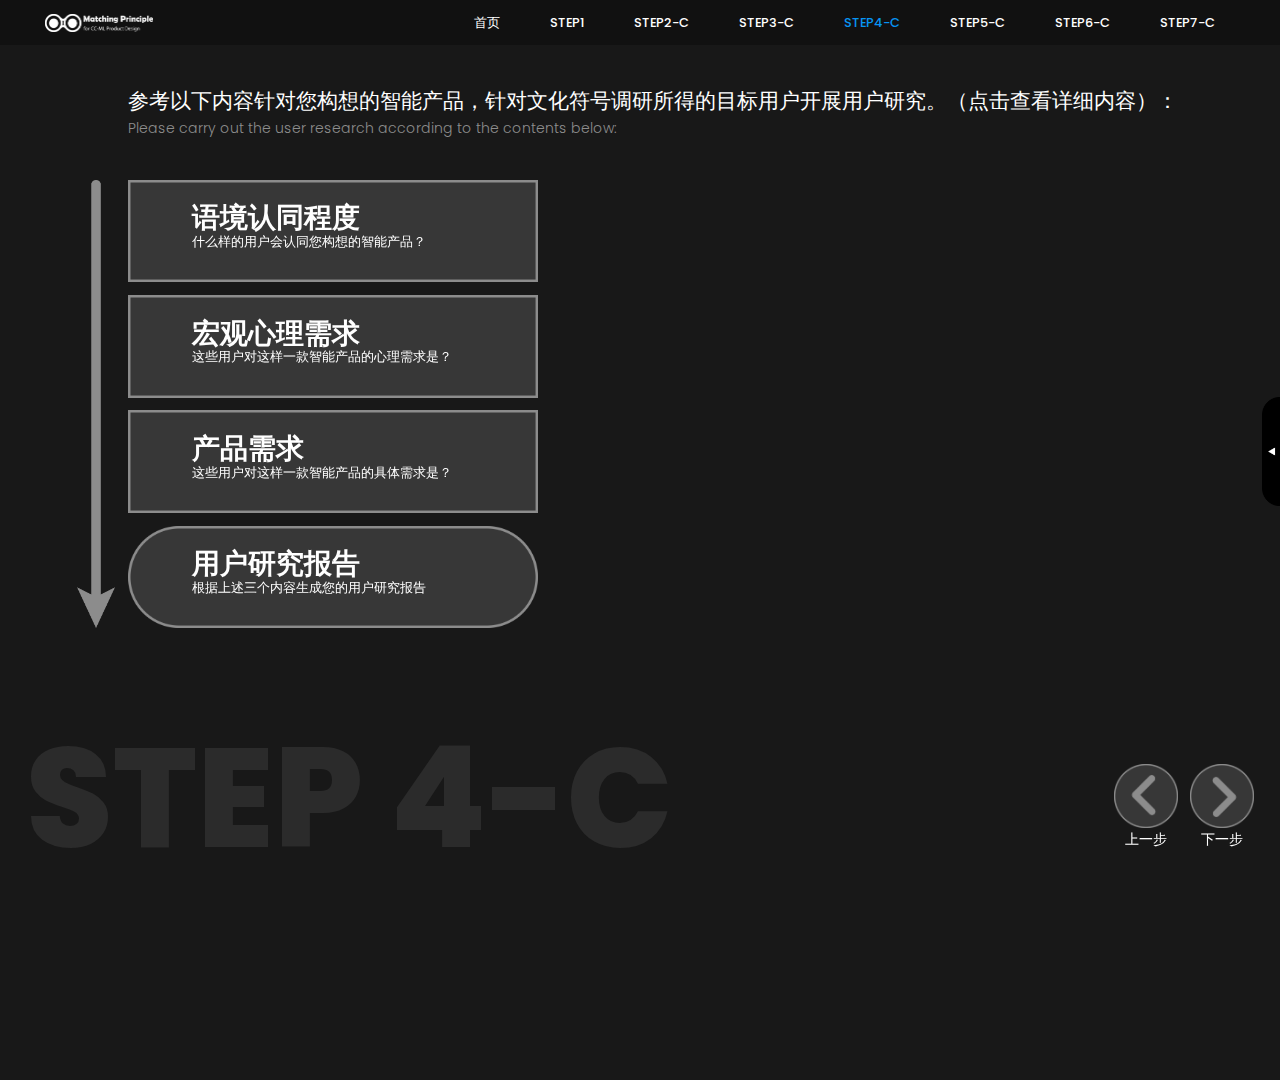
<file: step4-C.html>
<!DOCTYPE html>
	<html lang="zxx" class="no-js">
	<head>
		<!-- Mobile Specific Meta -->
		<meta name="viewport" content="width=device-width, initial-scale=1, shrink-to-fit=no">
		<!-- Favicon-->
		<link rel="shortcut icon" href="img/logo_chrome.png">
		<link rel="apple-touch-icon" href="img/icon.png">
		<!-- Author Meta -->
		<meta name="author" content="colorlib">
		<!-- Meta Description -->
		<meta name="description" content="">
		<!-- Meta Keyword -->
		<meta name="keywords" content="">
		<!-- meta character set -->
		<meta charset="UTF-8">
		<!-- Site Title -->
		<title>MatchingPrinciple</title>

		<link href="https://fonts.googleapis.com/css?family=Poppins:100,200,400,300,500,600,700" rel="stylesheet">
			<!--
			CSS
			============================================= -->
			<link rel="stylesheet" href="css/bootstrap.css">
			<link rel="stylesheet" href="css/main.css">
		</head>
		<body>
		  <header id="header">
		    <div class="nav-menu-container">

			      <div class = "logo" id="logo">
			        <a href="index.html"><img src="img/logo.png" alt="" title="" /></a>
			      </div>
				  
				  <div  class="nav-menu-text">
			      <nav id="nav-menu-container">
			        <ul class="nav-menu">
						<li><a href="index.html">首页</a></li>
						<li class="menu-has-children"><a href="step1.html">step1</a>
						  <!-- <ul>
									   <li><a href="blog-contents-sikao.html">模块1-1</a></li>
									   <li><a href="blog-contents-gongqing.html">模块1-2</a></li>
							  
								   </ul> -->
								   </li>
								   <li><a href="step2-C.html">step2-C</a></li>
								   <li><a href="step3-C.html">step3-C</a></li>
								   <li><a href="step4-C.html">step4-C</a></li>
								   <li><a href="step5-C.html">step5-C</a></li>
								   <li><a href="step6-C.html">step6-C</a></li>
								   <li><a href="step7-C.html">step7-C</a></li>		
																							 
					  </ul>
			      </nav><!-- #nav-menu-container -->
				</div>

		    </div>
		  </header><!-- #header -->

			<!-- start banner Area -->
			<section class="banner-area">
				<div class = "step-info">
					<div class = "info-sum">
						<div class="info-stepnum">
							step 4-C
						</div>
						<p>
							参考以下内容针对您构想的智能产品，针对文化符号调研所得的目标用户开展用户研究。（点击查看详细内容）：
							
						</p>
						<div class = "info-sum-eng">
							Please carry out the user research according to the contents below:
						</div>
						
					</div>
					
				
				</div>
				<div class="banner-area-homepage">	
					<div class="arrow">
						<img src="img/arrow.png"/>
					</div>

					<div class = "button-bro-s2p">
					
						<div class = "button-1">
						
							<div class = "button-bg">
								<a href="#"><img src = "img/button-s.png" alt="" title=""></a>
							</div>
							
							<div class = "info-1">
								<p>
									什么样的用户会认同您构想的智能产品？
								</p>
								<!-- <div class = "info-1-eng">
									What kind of users are more likely to agree with your planned ML products?
								</div> -->
							</div>	
							<a href="#">
								<input class = "show-hide-1" type="button" id="show-1" value = "语境认同程度"/>
							</a>
						</div>

						<div class = "button-2">
							<div class = "button-bg">
								<a href="#"><img src = "img/button-s.png" alt="" title=""></a>
							</div>
							
							<div class = "info-2">
								<p>
									这些用户对这样一款智能产品的心理需求是？
								</p>
								<!-- <div class = "info-2-eng">
									What are the mental needs of these users for such a ML product?
								</div> -->
							</div>
							<a href="#">
								<input class = "show-hide-2" type="button" id="show-2" value = "宏观心理需求"/>
							</a>
						</div>

						<div class = "button-3">
							<div class = "button-bg">
								<a href="#"><img src = "img/button-s.png" alt="" title=""></a>
							</div>
							
							<div class = "info-3">
								<p>
									这些用户对这样一款智能产品的具体需求是？
								</p>
								<!-- <div class = "info-3-eng">
									What are the specific needs of these users for such a ML product?
								</div> -->
							</div>
							<a href="#">
								<input class = "show-hide-3" type="button" id="show-3" value = "产品需求"/>
							</a>
						</div>
						<div class = "button-4">
							<div class = "button-bg">
								<a href="#"><img src = "img/button-ds.png" alt="" title=""></a>
							</div>
							
							<div class = "info-4">
								<p>
									根据上述三个内容生成您的用户研究报告
								</p>
								<!-- <div class = "info-4-eng">
									Generate your persona&user needs list according to the contents upon here.
								</div> -->
							</div>
							<a href="#">
								<input class = "show-hide-4" type="button" id="show-4" value = "用户研究报告"/>
							</a>
						</div>
						
					</div>
				
				</div>

				<div class = "detail-1 step2-p-1-btn-row1" id = "hide-1">
					<div class = "detail-2-info"><h2>语境认同度/Context identity</h2></div>
					<div class = "focus-1-position focus-icon">
						<img src="img/focuspoint.gif">
					</div>
					<div class = "detail-2-info">			
						点击查看详细内容参考。通过用户研究（问卷、访谈、移情图等方法）调查以下问题，也可在此基础上自行补充：
					</div>
					<div class="step2-p-1-btn">
						<div class = "step2-p-1-btnbg">
							<a href="#">
							<img src="img/stepDetail/step2-p-1-btnbg.png"/>
							</a>
						</div>
						<div class = "step2-p-1-btnicon">
							<img src="img/stepDetail/step2-p-3-btnicon-1.png"/>
						</div>
						<input class = "show-hide-btn" type="button" id="show-3-1" value = ""/>
						<div class="step2-p-1-btninfo">
							认知<br>Cognitive
						</div>
						<div class="focuspoint-detail" id="hide-3-1-f">
							<img src="img/stepDetail/focuspoint-detail.png">
						</div>
					</div>
					<div class="step2-p-1-btn">
						<div class = "step2-p-1-btnbg">
							<a href="#">
							<img src="img/stepDetail/step2-p-1-btnbg.png"/>
							</a>
						</div>
						<div class = "step2-p-1-btnicon">
							<img src="img/stepDetail/step2-p-3-btnicon-2.png"/>
						</div>
						<input class = "show-hide-btn" type="button" id="show-3-2" value = ""/>
						<div class="step2-p-1-btninfo">
							情感<br>Affective
						</div>
						<div class="focuspoint-detail" id="hide-3-2-f">
							<img src="img/stepDetail/focuspoint-detail.png">
						</div>
					</div>
					<div class="step2-p-1-btn">
						<div class = "step2-p-1-btnbg">
							<a href="#">
							<img src="img/stepDetail/step2-p-1-btnbg.png"/>
							</a>
						</div>
						<div class = "step2-p-1-btnicon">
							<img src="img/stepDetail/step2-p-3-btnicon-3.png"/>
						</div>
						<input class = "show-hide-btn" type="button" id="show-3-3" value = ""/>
						<div class="step2-p-1-btninfo">
							知觉<br>Perceptual
						</div>
						<div class="focuspoint-detail" id="hide-3-3-f">
							<img src="img/stepDetail/focuspoint-detail.png">
						</div>
					</div>
					<div class="step2-p-1-btn">
						<div class = "step2-p-1-btnbg">
							<a href="#">
							<img src="img/stepDetail/step2-p-1-btnbg.png"/>
							</a>
						</div>
						<div class = "step2-p-1-btnicon">
							<img src="img/stepDetail/step2-p-3-btnicon-4.png"/>
						</div>
						<input class = "show-hide-btn" type="button" id="show-3-4" value = ""/>
						<div class="step2-p-1-btninfo">
							行为<br>Affective
						</div>
						<div class="focuspoint-detail" id="hide-3-4-f">
							<img src="img/stepDetail/focuspoint-detail.png">
						</div>
					</div>
					<div class = "detail-2-info-hide" id="hide-3-1">			
						1. 用户是否曾使用过此类智能产品？<br><br>
						2. 用户对此种智能技术的了解程度？<br><br>
						3. 用户比较注重此类产品的哪些性能？<br><br>
						4. 在媒体上看到或听他人谈论到此类智能产品的频率？
					</div>
					<div class = "detail-2-info-hide" id="hide-3-2">			
						此种智能产品所代表的智慧生活方式是否能给用户带来愉悦的情感体验？
					</div>
					<div class = "detail-2-info-hide" id="hide-3-3">			
						1. 用户使用此类智能产品的意愿？<br><br>
						2. 加入与此类智能产品有关的网络社群、参与话题讨论的意愿？
					</div>
					<div class = "detail-2-info-hide" id="hide-3-4">			
						1. 用户向不了解的人介绍此类智能产品的意愿？<br><br>
						2. 用户对此类智能产品的购买意愿？
					</div>
				</div>
				<div class = "detail-2" id = "hide-2">
					<div class = "detail-2-info"><h2>宏观心理需求/Mental needs</h2></div>
					<div class = "focus-2-position focus-icon">
						<img src="img/focuspoint.gif">
					</div>
					<div class = "detail-2-info">			
						点击查看详细内容参考。通过用户研究（问卷、访谈、移情图等方法）调查用户对于此类智能产品主要存在下列哪些宏观心理需求：
					</div>
					<div class="step2-p-1-btn-row1">
					<div class="step2-p-1-btn">
						<div class = "step2-p-1-btnbg">
							<a href="#">
							<img src="img/stepDetail/step2-p-1-btnbg.png"/>
							</a>
						</div>
						<div class = "step2-p-1-btnicon">
							<img src="img/stepDetail/step2-p-3-btnicon-1.png"/>
						</div>
						<input class = "show-hide-btn" type="button" id="show-3-2-1" value = ""/>
						<div class="step2-p-1-btninfo">
							情感<br>Emotion
						</div>
						<div class="focuspoint-detail" id="hide-3-2-1-f">
							<img src="img/stepDetail/focuspoint-detail.png">
						</div>
					</div>
					<div class="step2-p-1-btn">
						<div class = "step2-p-1-btnbg">
							<a href="#">
							<img src="img/stepDetail/step2-p-1-btnbg.png"/>
							</a>
						</div>
						<div class = "step2-p-1-btnicon">
							<img src="img/stepDetail/step2-p-3-btnicon-2.png"/>
						</div>
						<input class = "show-hide-btn" type="button" id="show-3-2-2" value = ""/>
						<div class="step2-p-1-btninfo">
							归属<br>Belonging
						</div>
						<div class="focuspoint-detail" id="hide-3-2-2-f">
							<img src="img/stepDetail/focuspoint-detail.png">
						</div>
					</div>
					<div class="step2-p-1-btn">
						<div class = "step2-p-1-btnbg">
							<a href="#">
							<img src="img/stepDetail/step2-p-1-btnbg.png"/>
							</a>
						</div>
						<div class = "step2-p-1-btnicon">
							<img src="img/stepDetail/step2-p-3-btnicon-3.png"/>
						</div>
						<input class = "show-hide-btn" type="button" id="show-3-2-2" value = ""/>
						<div class="step2-p-1-btninfo">
							友谊<br>Friendship
						</div>
						<div class="focuspoint-detail" id="hide-3-2-2-f">
							<img src="img/stepDetail/focuspoint-detail.png">
						</div>
					</div>
					<div class="step2-p-1-btn">
						<div class = "step2-p-1-btnbg">
							<a href="#">
							<img src="img/stepDetail/step2-p-1-btnbg.png"/>
							</a>
						</div>
						<div class = "step2-p-1-btnicon">
							<img src="img/stepDetail/step2-p-3-btnicon-4.png"/>
						</div>
						<input class = "show-hide-btn" type="button" id="show-3-2-2" value = ""/>
						<div class="step2-p-1-btninfo">
							家庭<br>Family
						</div>
						<div class="focuspoint-detail" id="hide-3-2-2-f">
							<img src="img/stepDetail/focuspoint-detail.png">
						</div>
					</div>
					</div>
					<div class="step2-p-1-btn-row2">
					<div class="step2-p-1-btn">
						<div class = "step2-p-1-btnbg">
							<a href="#">
							<img src="img/stepDetail/step2-p-1-btnbg.png"/>
							</a>
						</div>
						<div class = "step2-p-1-btnicon">
							<img src="img/stepDetail/step2-p-3-btnicon-5.png"/>
						</div>
						<input class = "show-hide-btn" type="button" id="show-3-2-2" value = ""/>
						<div class="step2-p-1-btninfo">
							自尊<br>Self-esteem
						</div>
						<div class="focuspoint-detail" id="hide-3-2-2-f">
							<img src="img/stepDetail/focuspoint-detail.png">
						</div>
					</div>
					<div class="step2-p-1-btn">
						<div class = "step2-p-1-btnbg">
							<a href="#">
							<img src="img/stepDetail/step2-p-1-btnbg.png"/>
							</a>
						</div>
						<div class = "step2-p-1-btnicon">
							<img src="img/stepDetail/step2-p-3-btnicon-6.png"/>
						</div>
						<input class = "show-hide-btn" type="button" id="show-3-2-2" value = ""/>
						<div class="step2-p-1-btninfo">
							自信<br>Confidence
						</div>
						<div class="focuspoint-detail" id="hide-3-2-2-f">
							<img src="img/stepDetail/focuspoint-detail.png">
						</div>
					</div>
					<div class="step2-p-1-btn">
						<div class = "step2-p-1-btnbg">
							<a href="#">
							<img src="img/stepDetail/step2-p-1-btnbg.png"/>
							</a>
						</div>
						<div class = "step2-p-1-btnicon">
							<img src="img/stepDetail/step2-p-3-btnicon-7.png"/>
						</div>
						<input class = "show-hide-btn" type="button" id="show-3-2-2" value = ""/>
						<div class="step2-p-1-btninfo">
							成就<br>Achievement
						</div>
						<div class="focuspoint-detail" id="hide-3-2-2-f">
							<img src="img/stepDetail/focuspoint-detail.png">
						</div>
					</div>
					<div class="step2-p-1-btn">
						<div class = "step2-p-1-btnbg">
							<a href="#">
							<img src="img/stepDetail/step2-p-1-btnbg.png"/>
							</a>
						</div>
						<div class = "step2-p-1-btnicon">
							<img src="img/stepDetail/step2-p-3-btnicon-8.png"/>
						</div>
						<input class = "show-hide-btn" type="button" id="show-3-2-2" value = ""/>
						<div class="step2-p-1-btninfo">
							尊重<br>Respect
						</div>
						<div class="focuspoint-detail" id="hide-3-2-2-f">
							<img src="img/stepDetail/focuspoint-detail.png">
						</div>
					</div>
					</div>
					<!-- <div class = "detail-2-info-hide" id="hide-3-2-1">			
						1. 用户是否存在情感方面的需求？<br><br>
						2. 用户是否存在归属方面的需求？<br><br>
						3. 用户是否存在友谊方面的需求？<br><br>
						4. 用户是否存在家庭方面的需求？
					</div>
					<div class = "detail-2-info-hide" id="hide-3-2-2">			
						1. 用户是否存在自尊方面的需求？<br><br>
						2. 用户是否存在自信方面的需求？<br><br>
						3. 用户是否存在成就方面的需求？<br><br>
						4. 用户是否存在他人尊重方面的需求？
					</div> -->
				</div>
				</div>
				<div class = "detail-3" id = "hide-3">
					<div class = "detail-2-info"><h2>产品需求/Product needs</h2></div>
					<div class = "focus-3-position focus-icon">
						<img src="img/focuspoint.gif">
					</div>
					<div class = "detail-2-info">			
						点击查看详细内容参考。通过用户研究（问卷、访谈、移情图等方法）调查用户对于此智能产品在器物层、行为层和精神层上的需求：
					</div>
					<div class="step2-p-1-btn">
						<div class = "step2-p-1-btnbg">
							<a href="#">
							<img src="img/stepDetail/step2-p-1-btnbg.png"/>
							</a>
						</div>
						<div class = "step2-p-1-btnicon">
							<img src="img/stepDetail/step2-p-3-btnicon-1.png"/>
						</div>
						<input class = "show-hide-btn" type="button" id="show-3-3-1" value = ""/>
						<div class="step2-p-1-btninfo">
							器物层<br> Artifact level
						</div>
						<div class="focuspoint-detail" id="hide-3-3-1-f">
							<img src="img/stepDetail/focuspoint-detail.png">
						</div>
					</div>
					<div class="step2-p-1-btn">
						<div class = "step2-p-1-btnbg">
							<a href="#">
							<img src="img/stepDetail/step2-p-1-btnbg.png"/>
							</a>
						</div>
						<div class = "step2-p-1-btnicon">
							<img src="img/stepDetail/step2-p-3-btnicon-2.png"/>
						</div>
						<input class = "show-hide-btn" type="button" id="show-3-3-2" value = ""/>
						<div class="step2-p-1-btninfo">
							行为层<br>Behavior level
						</div>
						<div class="focuspoint-detail" id="hide-3-3-2-f">
							<img src="img/stepDetail/focuspoint-detail.png">
						</div>
					</div>
					<div class="step2-p-1-btn">
						<div class = "step2-p-1-btnbg">
							<a href="#">
							<img src="img/stepDetail/step2-p-1-btnbg.png"/>
							</a>
						</div>
						<div class = "step2-p-1-btnicon">
							<img src="img/stepDetail/step2-p-3-btnicon-3.png"/>
						</div>
						<input class = "show-hide-btn" type="button" id="show-3-3-3" value = ""/>
						<div class="step2-p-1-btninfo">
							精神层<br>Spiritual level
						</div>
						<div class="focuspoint-detail" id="hide-3-3-3-f">
							<img src="img/stepDetail/focuspoint-detail.png">
						</div>
					</div>
					<div class = "detail-2-info-hide" id="hide-3-3-1">			
						1. 用户对产品外观的需求如何？<br><br>
						2. 用户对产品材质的需求如何？<br><br>
						3. 用户对产品拟人度的需求如何？
					</div>
					<div class = "detail-2-info-hide" id="hide-3-3-2">			
						1. 用户对产品使用方法的需求如何？<br><br>
						2. 用户对智能系统不可预测性的需求如何？<br><br>
						3. 用户对智能系统自主学习能力的需求如何？<br><br>
						4. 用户对智能系统交互性能力的需求如何？
					</div>
					<div class = "detail-2-info-hide" id="hide-3-3-3">	
						1. 用户对智能系统控制权把握的需求如何？		<br><br>
						2. 用户对智能系统表现的拟人化程度的需求如何？<br><br>
						3. 用户对使用产品所获得的社会评价的需求如何？
					</div>
				</div>
				<div class = "detail-4" id = "hide-4">
					<div class="generate">
						<a href="inProgress.html" target="_blank"><img src="img/stepDetail/icon-generate.png"></a>
					</div>
					<div class = "focus-4-position focus-icon">
						<img src="img/focuspoint.gif">
					</div>
					<div class = "detail-2-info">
						<h2>用户研究报告/User study report</h2>
						<h6>-</h6>
						<h4>研究过程</h4>	
						<div class="step2-p-4-input-box">
							<textarea  cols="20" rows="2">输入功能尚在开发，请自行整理此内容</textarea>
						</div>	
						<h4>用户画像</h4>
						<!-- <h6>Persona</h6> -->
						<div class="step2-p-4-input-box">
							<textarea  cols="20" rows="2">输入功能尚在开发，请自行整理此内容</textarea>
						</div>
						<h4>产品需求列表</h4>
						<!-- <h6>User needs</h6> -->
						<h5>-宏观心理需求(请选择3个需求)</h5>
						<!-- <h6>Key mental needs</h6> -->
						<div class="step2-p-4-input-box-s">
							<input  type="text" value="心理需求1">
						</div>
						<div class="step2-p-4-input-box-s">
							<input  type="text" value="心理需求2">
						</div>
						<div class="step2-p-4-input-box">
							<input  type="text" value="心理需求3">
						</div>
						<h5>-器物层需求</h5>
						<!-- <h6>Intuition level needs</h6> -->
						<div class="step2-p-4-input-box">
							<textarea  cols="20" rows="2">输入功能尚在开发，请自行整理此内容</textarea>
						</div>
						<h5>-行为层需求</h5>
						<!-- <h6>Behavioral level needs</h6> -->
						<div class="step2-p-4-input-box">
							<textarea  cols="20" rows="2">输入功能尚在开发，请自行整理此内容</textarea>
						</div>
						<h5>-精神层需求</h5>
						<!-- <h6>Reflection level needs</h6> -->
						<div class="step2-p-4-input-box">
							<textarea  cols="20" rows="2">输入功能尚在开发，请自行整理此内容</textarea>
						</div>
					</div>
				</div>

				<div class="draw-box">
					<div class="draw-btndiv" >
						<div class="draw-btn" id="btn-show">
							<img src="img/draw-btn.png">
						</div>
							<input class = "draw-btn-input" type="button" id="show-123" value = "" />
					</div>

					<div class="draw-box-outdiv" id="panel">
						<div class="draw-box-panel">
							<div class="check-list">
								<h3>项目产出列表<br></h3>
								<h6>-</h6>
								Step2-C / 文化符号调研报告<br>
								Step3-C / 设计概要<br>
								Step4-C / 用户研究报告<br>
							</div>
						</div>
					</div>
					<div class="draw-btndiv" id="btn-hide">
						<div class="draw-btn-2">
							<img src="img/draw-btn-2.png">
						</div>
							<input class = "draw-btn-input-2" type="button" id="hide-box" value = "" />
					</div>
				</div>

				<div class = "front-back">
					<div class="front">
						<a href="step5-C.html">
							<img src="img/front.png">
						</a>
						<div class = "front-info">
							下一步
						</div>
					</div>
					<div class="back">
						<a href="step3-C.html">
							<img src="img/back.png">
						</a>
						<div class = "front-info">
							上一步
						</div>
					</div>
				</div>
			
			</section>
			<!-- End banner Area -->
		
			<script type = "text/javascript">
				window.onload = function(){
					document.getElementById("show-1").onclick = function(){
						document.getElementById("hide-1").style.display = "block";
						document.getElementById("hide-2").style.display = "none";
						document.getElementById("hide-3").style.display = "none";
						document.getElementById("hide-4").style.display = "none";
					}
					document.getElementById("show-2").onclick = function(){
						document.getElementById("hide-2").style.display = "block";
						document.getElementById("hide-1").style.display = "none";
						document.getElementById("hide-3").style.display = "none";
						document.getElementById("hide-4").style.display = "none";
					}
					document.getElementById("show-3").onclick = function(){
						document.getElementById("hide-3").style.display = "block";
						document.getElementById("hide-2").style.display = "none";
						document.getElementById("hide-1").style.display = "none";
						document.getElementById("hide-4").style.display = "none";
					}
					document.getElementById("show-4").onclick = function(){
						document.getElementById("hide-4").style.display = "block";
						document.getElementById("hide-2").style.display = "none";
						document.getElementById("hide-1").style.display = "none";
						document.getElementById("hide-3").style.display = "none";
					}
					document.getElementById("show-3-1").onclick = function(){
						document.getElementById("hide-3-1").style.display = "block";
						document.getElementById("hide-3-1-f").style.display = "block";
						document.getElementById("hide-3-2-f").style.display = "none";
						document.getElementById("hide-3-3-f").style.display = "none";
						document.getElementById("hide-3-4-f").style.display = "none";
						document.getElementById("hide-3-2").style.display = "none";
						document.getElementById("hide-3-3").style.display = "none";
						document.getElementById("hide-3-4").style.display = "none";
				
					}
					document.getElementById("show-3-2").onclick = function(){
						document.getElementById("hide-3-2").style.display = "block";
						document.getElementById("hide-3-2-f").style.display = "block";
						document.getElementById("hide-3-1-f").style.display = "none";
						document.getElementById("hide-3-3-f").style.display = "none";
						document.getElementById("hide-3-4-f").style.display = "none";
						document.getElementById("hide-3-1").style.display = "none";
						document.getElementById("hide-3-3").style.display = "none";
						document.getElementById("hide-3-4").style.display = "none";
		
					}
					document.getElementById("show-3-3").onclick = function(){
						document.getElementById("hide-3-3").style.display = "block";
						document.getElementById("hide-3-3-f").style.display = "block";
						document.getElementById("hide-3-2-f").style.display = "none";
						document.getElementById("hide-3-1-f").style.display = "none";
						document.getElementById("hide-3-4-f").style.display = "none";
						document.getElementById("hide-3-2").style.display = "none";
						document.getElementById("hide-3-1").style.display = "none";
						document.getElementById("hide-3-4").style.display = "none";

					}
					document.getElementById("show-3-4").onclick = function(){
						document.getElementById("hide-3-4").style.display = "block";
						document.getElementById("hide-3-4-f").style.display = "block";
						document.getElementById("hide-3-2-f").style.display = "none";
						document.getElementById("hide-3-3-f").style.display = "none";
						document.getElementById("hide-3-1-f").style.display = "none";
						document.getElementById("hide-3-2").style.display = "none";
						document.getElementById("hide-3-3").style.display = "none";
						document.getElementById("hide-3-1").style.display = "none";
		
					}
					document.getElementById("show-3-2-1").onclick = function(){
						document.getElementById("hide-3-2-1").style.display = "block";
						document.getElementById("hide-3-2-1-f").style.display = "block";
						document.getElementById("hide-3-2-2-f").style.display = "none";
						document.getElementById("hide-3-2-2").style.display = "none";
					}
					document.getElementById("show-3-2-2").onclick = function(){
						document.getElementById("hide-3-2-2").style.display = "block";
						document.getElementById("hide-3-2-2-f").style.display = "block";
						document.getElementById("hide-3-2-1-f").style.display = "none";
						document.getElementById("hide-3-2-1").style.display = "none";
					}
					document.getElementById("show-3-3-1").onclick = function(){
						document.getElementById("hide-3-3-1").style.display = "block";
						document.getElementById("hide-3-3-1-f").style.display = "block";
						document.getElementById("hide-3-3-2-f").style.display = "none";
						document.getElementById("hide-3-3-3-f").style.display = "none";
						document.getElementById("hide-3-3-2").style.display = "none";
						document.getElementById("hide-3-3-3").style.display = "none";
					}
					document.getElementById("show-3-3-2").onclick = function(){
						document.getElementById("hide-3-3-2").style.display = "block";
						document.getElementById("hide-3-3-2-f").style.display = "block";
						document.getElementById("hide-3-3-1-f").style.display = "none";
						document.getElementById("hide-3-3-3-f").style.display = "none";
						document.getElementById("hide-3-3-1").style.display = "none";
						document.getElementById("hide-3-3-3").style.display = "none";
					}
					document.getElementById("show-3-3-3").onclick = function(){
						document.getElementById("hide-3-3-3").style.display = "block";
						document.getElementById("hide-3-3-3-f").style.display = "block";
						document.getElementById("hide-3-3-1-f").style.display = "none";
						document.getElementById("hide-3-3-2-f").style.display = "none";
						document.getElementById("hide-3-3-1").style.display = "none";
						document.getElementById("hide-3-3-2").style.display = "none";
					}
					document.getElementById("show-123").onclick = function(){
						document.getElementById("panel").style.display = "block";
						document.getElementById("btn-hide").style.display = "block";
						document.getElementById("btn-show").style.display = "none";
					}
					document.getElementById("hide-box").onclick = function(){
						document.getElementById("panel").style.display = "none";
						document.getElementById("btn-hide").style.display = "none";
						document.getElementById("btn-show").style.display = "block";
					}
				}
			</script>

			<script src="js/vendor/jquery-2.2.4.min.js"></script>
			<script src="js/popper.min.js"></script>
			<script src="js/vendor/bootstrap.min.js"></script>
			<!-- <script src="https://maps.googleapis.com/maps/api/js?key=AIzaSyBhOdIF3Y9382fqJYt5I_sswSrEw5eihAA"></script> -->
  			<script src="js/easing.min.js"></script>
			<script src="js/hoverIntent.js"></script>
			<script src="js/superfish.min.js"></script>
			<script src="js/jquery.ajaxchimp.min.js"></script>
			<script src="js/jquery.magnific-popup.min.js"></script>
    		<script src="js/jquery.tabs.min.js"></script>
			<script src="js/jquery.nice-select.min.js"></script>
            <script src="js/isotope.pkgd.min.js"></script>
			<script src="js/waypoints.min.js"></script>
			<script src="js/jquery.counterup.min.js"></script>
			<script src="js/simple-skillbar.js"></script>
			<script src="js/owl.carousel.min.js"></script>
			<script src="js/mail-script.js"></script>
			<script src="js/main.js"></script>
		</body>
	</html>
</file>
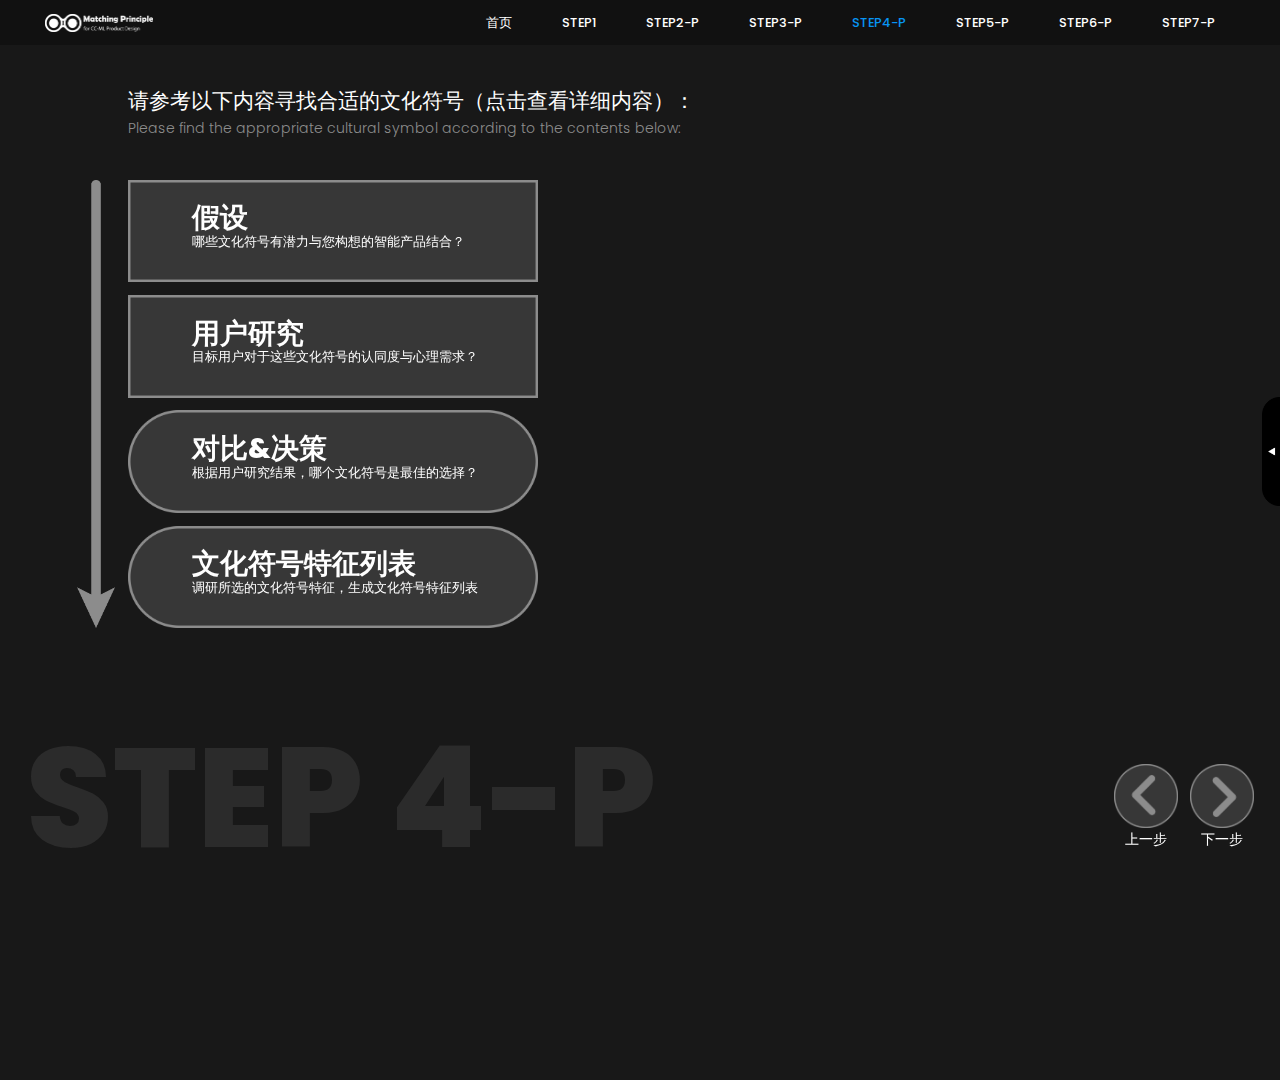
<file: step4-P.html>
<!DOCTYPE html>
	<html lang="zxx" class="no-js">
	<head>
		<!-- Mobile Specific Meta -->
		<meta name="viewport" content="width=device-width, initial-scale=1, shrink-to-fit=no">
		<!-- Favicon-->
		<link rel="shortcut icon" href="img/logo_chrome.png">
		<link rel="apple-touch-icon" href="img/icon.png">
		<!-- Author Meta -->
		<meta name="author" content="colorlib">
		<!-- Meta Description -->
		<meta name="description" content="">
		<!-- Meta Keyword -->
		<meta name="keywords" content="">
		<!-- meta character set -->
		<meta charset="UTF-8">
		<!-- Site Title -->
		<title>MatchingPrinciple</title>

		<link href="https://fonts.googleapis.com/css?family=Poppins:100,200,400,300,500,600,700" rel="stylesheet">
			<!--
			CSS
			============================================= -->
			<link rel="stylesheet" href="css/bootstrap.css">
			<link rel="stylesheet" href="css/main.css">
		</head>
		<body>
		  <header id="header">
		    <div class="nav-menu-container">

			      <div class = "logo" id="logo">
			        <a href="index.html"><img src="img/logo.png" alt="" title="" /></a>
			      </div>
				  
				  <div  class="nav-menu-text">
			      <nav id="nav-menu-container">
			        <ul class="nav-menu">
						<li><a href="index.html">首页</a></li>
						<li class="menu-has-children"><a href="step1.html">step1</a>
						  <!-- <ul>
									   <li><a href="blog-contents-sikao.html">模块1-1</a></li>
									   <li><a href="blog-contents-gongqing.html">模块1-2</a></li>
							  
								   </ul> -->
								   </li>
						<li><a href="step2-P.html">step2-P</a></li>
						<li><a href="step3-P.html">step3-P</a></li>
						<li><a href="step4-P.html">step4-P</a></li>	
						<li><a href="step5-P.html">step5-P</a></li>	
						<li><a href="step6-P.html">step6-P</a></li>		
						<li><a href="step7-P.html">step7-P</a></li>		
																							 
					  </ul>
			      </nav><!-- #nav-menu-container -->
				</div>

		    </div>
		  </header><!-- #header -->

			<!-- start banner Area -->
			<section class="banner-area">
				<div class = "step-info">
					<div class = "info-sum">
						<div class="info-stepnum">
							step 4-P
						</div>
						<p>
							请参考以下内容寻找合适的文化符号（点击查看详细内容）：
							
						</p>
						<div class = "info-sum-eng">
							Please find the appropriate cultural symbol according to the contents below:
						</div>
						
					</div>
					
				
				</div>
				<div class="banner-area-homepage">	
					<div class="arrow">
						<img src="img/arrow.png"/>
					</div>

					<div class = "button-bro-s2p">
					
						<div class = "button-1">
						
							<div class = "button-bg">
								<a href="#"><img src = "img/button-s.png" alt="" title=""></a>
							</div>
							
							<div class = "info-1">
								<p>
									哪些文化符号有潜力与您构想的智能产品结合？
								</p>
								<!-- <div class = "info-1-eng">
									Which cultural symbols have the potential to combine with your planned ML products?
								</div> -->
							</div>	
							<a href="#">
								<input class = "show-hide-1" type="button" id="show-1" value = "假设"/>
							</a>
						</div>

						<div class = "button-2">
							<div class = "button-bg">
								<a href="#"><img src = "img/button-s.png" alt="" title=""></a>
							</div>
							
							<div class = "info-2">
								<p>
									目标用户对于这些文化符号的认同度与心理需求？
								</p>
								<!-- <div class = "info-2-eng">
									What are the degrees of context identity and mental needs of target users for these cultural symbols?
								</div> -->
							</div>
							<a href="#">
								<input class = "show-hide-2" type="button" id="show-2" value = "用户研究"/>
							</a>
						</div>

						<div class = "button-3">
							<div class = "button-bg">
								<a href="#"><img src = "img/button-ds.png" alt="" title=""></a>
							</div>
							
							<div class = "info-3">
								<p>
									根据用户研究结果，哪个文化符号是最佳的选择？
								</p>
								<!-- <div class = "info-3-eng">
									According to the results of user research, which cultural symbol is the best choice?
								</div> -->
							</div>
							<a href="#">
								<input class = "show-hide-3" type="button" id="show-3" value = "对比&决策"/>
							</a>
						</div>
						<div class = "button-4">
							<div class = "button-bg">
								<a href="#"><img src = "img/button-ds.png" alt="" title=""></a>
							</div>
							
							<div class = "info-4">
								<p>
									调研所选的文化符号特征，生成文化符号特征列表
								</p>
								<!-- <div class = "info-4-eng">
									Investigate the selected cultural symbol features and generate a features list of the cultural symbol
								</div> -->
							</div>
							<a href="#">
								<input class = "show-hide-4" type="button" id="show-4" value = "文化符号特征列表"/>
							</a>
						</div>
						
					</div>
				
				</div>

				<div class = "detail-1" id = "hide-1">
					<div class = "detail-2-info"><h2>假设/Hypothesis</h2></div>
					<div class = "focus-1-position focus-icon">
						<img src="img/focuspoint.gif">
					</div>
					<div class = "detail-2-info">			
						从以下品类中挑选若干(建议2-3个)您认为有潜力与您的智能产品结合的文化符号：
					</div>
					<div class = "detail-2-info">
						<h4>*本课程限定*</h4>
						<h6>For this course</h6>
					</div>
					<div class="step2-p-1-btn-row1">
					<div class="step2-p-1-btn">
						<div class = "step2-p-1-btnbg">
							<a href="#">
							<img src="img/stepDetail/step2-p-1-btnbg.png"/>
							</a>
						</div>
						<div class = "step2-p-1-btnicon">
							<img src="img/stepDetail/step2-p-3-btnicon-1.png"/>
						</div>
						<div class="step2-p-1-btninfo">
							国家博物馆<br>
						</div>
					</div>
					<div class="step2-p-1-btn">
						<div class = "step2-p-1-btnbg">
							<a href="#">
							<img src="img/stepDetail/step2-p-1-btnbg.png"/>
							</a>
						</div>
						<div class = "step2-p-1-btnicon">
							<img src="img/stepDetail/step2-p-3-btnicon-2.png"/>
						</div>
						<div class="step2-p-1-btninfo">
							浙江省博物馆<br>
						</div>
					</div>
					<div class="step2-p-1-btn">
						<div class = "step2-p-1-btnbg">
							<a href="#">
							<img src="img/stepDetail/step2-p-1-btnbg.png"/>
							</a>
						</div>
						<div class = "step2-p-1-btnicon">
							<img src="img/stepDetail/step2-p-3-btnicon-3.png"/>
						</div>
						<div class="step2-p-1-btninfo">
							百山祖国家公园<br>
						</div>
					</div>
				</div>
				<div class="step2-p-1-btn-row2">
					<div class = "detail-2-info">
						<h4>非物质文化</h4>
						<h6>Intangible culture</h6>
					</div>
					<div class="step2-p-1-btn">	
						<div class = "step2-p-1-btnbg">
							<a href="#">
								<img src="img/stepDetail/step2-p-1-btnbg.png"/>
							</a>
						</div>
						<div class = "special-icon">
							<img src="img/stepDetail/step2-p-1-btnicon-8.png"/>
						</div>
					</div>
				</div>
				<div class="step2-p-1-btn-row3">
					<div class = "detail-2-info">
						<h4>物质文化</h4>
						<h6>Material culture</h6>
					</div>
					<div class="step2-p-1-btn">	
						<div class = "step2-p-1-btnbg">
							<a href="#">
								<img src="img/stepDetail/step2-p-1-btnbg.png"/>
							</a>
						</div>
						<div class = "special-icon">
							<img src="img/stepDetail/step2-p-1-btnicon-8.png"/>
						</div>
					</div>
				</div>
				</div>
				<div class = "detail-2" id = "hide-2">
					<div class = "detail-2-info"><h2>用户研究/User study</h2></div>
					<div class = "focus-2-position focus-icon">
						<img src="img/focuspoint.gif">
					</div>
					<div class = "detail-2-info">			
						点击查看详细内容参考。针对上一步您确定的目标用户进行进一步用户研究，调查目标用户对您所选择的文化符号的认同程度及宏观心理需求：
					</div>
					<div class="step2-p-1-btn-row1">
					<div class = "detail-2-info">
						<h4>语境认同度</h4>
						<!-- <h6>Context identity</h6> -->
					</div>
					<div class="step2-p-1-btn">
						<div class = "step2-p-1-btnbg">
							<a href="#">
							<img src="img/stepDetail/step2-p-1-btnbg.png"/>
							</a>
						</div>
						<div class = "step2-p-1-btnicon">
							<img src="img/stepDetail/step2-p-3-btnicon-1.png"/>
							
						</div>
						
						<input class = "show-hide-btn" type="button" id="show-4-1" value = ""/>
						<div class="step2-p-1-btninfo">
							认知<br>Cognitive
						</div>
						<div class="focuspoint-detail" id="hide-4-1-f">
							<img src="img/stepDetail/focuspoint-detail.png">
						</div>
					</div>
					<div class="step2-p-1-btn">
						<div class = "step2-p-1-btnbg">
							<a href="#">
							<img src="img/stepDetail/step2-p-1-btnbg.png"/>
							</a>
						</div>
						<div class = "step2-p-1-btnicon">
							<img src="img/stepDetail/step2-p-3-btnicon-2.png"/>
						</div>
						<input class = "show-hide-btn" type="button" id="show-4-2" value = ""/>
						<div class="step2-p-1-btninfo">
							情感<br>Affective
						</div>
						<div class="focuspoint-detail" id="hide-4-2-f">
							<img src="img/stepDetail/focuspoint-detail.png">
						</div>
					</div>
					<div class="step2-p-1-btn">
						<div class = "step2-p-1-btnbg">
							<a href="#">
							<img src="img/stepDetail/step2-p-1-btnbg.png"/>
							</a>
						</div>
						<div class = "step2-p-1-btnicon">
							<img src="img/stepDetail/step2-p-3-btnicon-3.png"/>
						</div>
						<input class = "show-hide-btn" type="button" id="show-4-3" value = ""/>
						<div class="step2-p-1-btninfo">
							知觉<br>Perceptual
						</div>
						<div class="focuspoint-detail" id="hide-4-3-f">
							<img src="img/stepDetail/focuspoint-detail.png">
						</div>
					</div>
					<div class="step2-p-1-btn">
						<div class = "step2-p-1-btnbg">
							<a href="#">
							<img src="img/stepDetail/step2-p-1-btnbg.png"/>
							</a>
						</div>
						<div class = "step2-p-1-btnicon">
							<img src="img/stepDetail/step2-p-3-btnicon-4.png"/>
						</div>
						<input class = "show-hide-btn" type="button" id="show-4-4" value = ""/>
						<div class="step2-p-1-btninfo">
							行为<br>Affective
						</div>
						<div class="focuspoint-detail" id="hide-4-4-f">
							<img src="img/stepDetail/focuspoint-detail.png">
						</div>
					</div>
					<div class="detail-2-info-hide-1">
						<div class = "detail-2-info-hide" id="hide-4-1">			
							1. 用户对传统活动的了解程度？<br><br>
							2. 用户对文化特性的了解程度？<br><br>
							3. 用户在媒体上看到或听他人谈论到此文化符号的频率？
						</div>
						<div class = "detail-2-info-hide" id="hide-4-2">			
							此种文化符号所代表的文化是否能给用户带来愉悦的情感体验？
						</div>
						<div class = "detail-2-info-hide" id="hide-4-3">			
							1. 用户对此文化符号的喜爱程度？<br><br>
							2. 加入与此文化符号有关的网络社群、参与话题讨论的意愿？
						</div>
						<div class = "detail-2-info-hide" id="hide-4-4">			
							1. 用户向不了解的人介绍此文化符号的意愿？<br><br>
							2. 用户对此文化符号有关的文创产品的购买意愿与曾经购买的次数？
						</div>
					</div>
				</div>
					<div class="step2-p-1-btn-row4">
						<div class = "detail-2-info">
							<h4>宏观心理需求</h4>
							<!-- <h6>Mental needs</h6> -->
						</div>
						<div class="step2-p-1-btn-row1">
							<div class="step2-p-1-btn">
								<div class = "step2-p-1-btnbg">
									<a href="#">
									<img src="img/stepDetail/step2-p-1-btnbg.png"/>
									</a>
								</div>
								<div class = "step2-p-1-btnicon">
									<img src="img/stepDetail/step2-p-3-btnicon-1.png"/>
								</div>
								<input class = "show-hide-btn" type="button" id="show-3-2-1" value = ""/>
								<div class="step2-p-1-btninfo">
									情感<br>Emotion
								</div>
								<div class="focuspoint-detail" id="hide-3-2-1-f">
									<img src="img/stepDetail/focuspoint-detail.png">
								</div>
							</div>
							<div class="step2-p-1-btn">
								<div class = "step2-p-1-btnbg">
									<a href="#">
									<img src="img/stepDetail/step2-p-1-btnbg.png"/>
									</a>
								</div>
								<div class = "step2-p-1-btnicon">
									<img src="img/stepDetail/step2-p-3-btnicon-2.png"/>
								</div>
								<input class = "show-hide-btn" type="button" id="show-3-2-2" value = ""/>
								<div class="step2-p-1-btninfo">
									归属<br>Belonging
								</div>
								<div class="focuspoint-detail" id="hide-3-2-2-f">
									<img src="img/stepDetail/focuspoint-detail.png">
								</div>
							</div>
							<div class="step2-p-1-btn">
								<div class = "step2-p-1-btnbg">
									<a href="#">
									<img src="img/stepDetail/step2-p-1-btnbg.png"/>
									</a>
								</div>
								<div class = "step2-p-1-btnicon">
									<img src="img/stepDetail/step2-p-3-btnicon-3.png"/>
								</div>
								<input class = "show-hide-btn" type="button" id="show-3-2-2" value = ""/>
								<div class="step2-p-1-btninfo">
									友谊<br>Friendship
								</div>
								<div class="focuspoint-detail" id="hide-3-2-2-f">
									<img src="img/stepDetail/focuspoint-detail.png">
								</div>
							</div>
							<div class="step2-p-1-btn">
								<div class = "step2-p-1-btnbg">
									<a href="#">
									<img src="img/stepDetail/step2-p-1-btnbg.png"/>
									</a>
								</div>
								<div class = "step2-p-1-btnicon">
									<img src="img/stepDetail/step2-p-3-btnicon-4.png"/>
								</div>
								<input class = "show-hide-btn" type="button" id="show-3-2-2" value = ""/>
								<div class="step2-p-1-btninfo">
									家庭<br>Family
								</div>
								<div class="focuspoint-detail" id="hide-3-2-2-f">
									<img src="img/stepDetail/focuspoint-detail.png">
								</div>
							</div>
							</div>
							<div class="step2-p-1-btn-row2">
							<div class="step2-p-1-btn">
								<div class = "step2-p-1-btnbg">
									<a href="#">
									<img src="img/stepDetail/step2-p-1-btnbg.png"/>
									</a>
								</div>
								<div class = "step2-p-1-btnicon">
									<img src="img/stepDetail/step2-p-3-btnicon-5.png"/>
								</div>
								<input class = "show-hide-btn" type="button" id="show-3-2-2" value = ""/>
								<div class="step2-p-1-btninfo">
									自尊<br>Self-esteem
								</div>
								<div class="focuspoint-detail" id="hide-3-2-2-f">
									<img src="img/stepDetail/focuspoint-detail.png">
								</div>
							</div>
							<div class="step2-p-1-btn">
								<div class = "step2-p-1-btnbg">
									<a href="#">
									<img src="img/stepDetail/step2-p-1-btnbg.png"/>
									</a>
								</div>
								<div class = "step2-p-1-btnicon">
									<img src="img/stepDetail/step2-p-3-btnicon-6.png"/>
								</div>
								<input class = "show-hide-btn" type="button" id="show-3-2-2" value = ""/>
								<div class="step2-p-1-btninfo">
									自信<br>Confidence
								</div>
								<div class="focuspoint-detail" id="hide-3-2-2-f">
									<img src="img/stepDetail/focuspoint-detail.png">
								</div>
							</div>
							<div class="step2-p-1-btn">
								<div class = "step2-p-1-btnbg">
									<a href="#">
									<img src="img/stepDetail/step2-p-1-btnbg.png"/>
									</a>
								</div>
								<div class = "step2-p-1-btnicon">
									<img src="img/stepDetail/step2-p-3-btnicon-7.png"/>
								</div>
								<input class = "show-hide-btn" type="button" id="show-3-2-2" value = ""/>
								<div class="step2-p-1-btninfo">
									成就<br>Achievement
								</div>
								<div class="focuspoint-detail" id="hide-3-2-2-f">
									<img src="img/stepDetail/focuspoint-detail.png">
								</div>
							</div>
							<div class="step2-p-1-btn">
								<div class = "step2-p-1-btnbg">
									<a href="#">
									<img src="img/stepDetail/step2-p-1-btnbg.png"/>
									</a>
								</div>
								<div class = "step2-p-1-btnicon">
									<img src="img/stepDetail/step2-p-3-btnicon-8.png"/>
								</div>
								<input class = "show-hide-btn" type="button" id="show-3-2-2" value = ""/>
								<div class="step2-p-1-btninfo">
									尊重<br>Respect
								</div>
								<div class="focuspoint-detail" id="hide-3-2-2-f">
									<img src="img/stepDetail/focuspoint-detail.png">
								</div>
							</div>
							</div>
					</div>
					
				</div>

				<div class = "detail-3" id = "hide-3">
					<div class="generate">
						<a href="inProgress.html" target="_blank"><img src="img/stepDetail/icon-generate.png"></a>
					</div>
					<div class = "detail-2-info"><h2>对比&决策/Comparision&Decision</h2></div>
					<div class = "focus-3-position focus-icon">
						<img src="img/focuspoint.gif">
					</div>
					<div class = "detail-2-info">			
						对比您所选的若干文化符号的用户研究结果，选择认同程度较高的，或宏观心理需求与您的智能产品用户研究结果更接近的一个文化符号，解释您如此决策的原因。
					</div>
					<h4>文化符号1调研结果</h4>
					<!-- <h6>Culture symbol1</h6> -->
					<div class="step2-p-4-input-box-s">
						<input  type="text" value="心理需求1">
					</div>
					<div class="step2-p-4-input-box-s">
						<input  type="text" value="心理需求2">
					</div>
					<div class="step2-p-4-input-box">
						<input  type="text" value="心理需求3">
					</div>
					<div class="step2-p-4-input-box">
						<textarea  cols="20" rows="2">输入功能尚在开发，请自行整理认同度调研结果</textarea>
					</div>
					<h4>文化符号2调研结果</h4>
					<!-- <h6>Culture symbol2</h6> -->
					<div class="step2-p-4-input-box-s">
						<input  type="text" value="心理需求1">
					</div>
					<div class="step2-p-4-input-box-s">
						<input  type="text" value="心理需求2">
					</div>
					<div class="step2-p-4-input-box">
						<input  type="text" value="心理需求3">
					</div>
					<div class="step2-p-4-input-box">
						<textarea  cols="20" rows="2">输入功能尚在开发，请自行整理认同度调研结果</textarea>
					</div>
					<h4>—————————————————————————</h4>
					<h4>Step3-P得到的智能产品宏观心理需求</h4>
					<!-- <h6>Your ML product mental needs</h6> -->
					<div class="step2-p-4-input-box-s">
						<input  type="text" disabled="disabled" value="心理需求1">
					</div>
					<div class="step2-p-4-input-box-s">
						<input  type="text" disabled="disabled" value="心理需求2">
					</div>
					<div class="step2-p-4-input-box">
						<input  type="text" disabled="disabled" value="心理需求3">
					</div>
					
					
				
				</div>

				<div class = "detail-4" id = "hide-4">
					<div class="generate">
						<a href="inProgress.html" target="_blank"><img src="img/stepDetail/icon-generate.png"></a>
					</div>
					<div class = "detail-2-info"><h2>文化符号特征列表/Feature list</h2></div>
					<div class = "focus-4-position focus-icon">
						<img src="img/focuspoint.gif">
					</div>
					<div class = "detail-2-info">			
						根据以下内容提示，通过对上一步所选的文化符号进一步调研，完成文化符号特征列表
					</div>
					<div class = "detail-2-info">
						<h5>文化符号和智能产品的共同宏观心理需求</h5>
						<!-- <h6>Key mental needs</h6> -->
						<div class="step2-p-4-input-box-s">
							<input  type="text" value="心理需求A">
						</div>
						<div class="step2-p-4-input-box-s">
							<input  type="text" value="心理需求B">
						</div>
						<div class="step2-p-4-input-box">
							<input  type="text" value="心理需求C">
						</div>
						<h5>器物层特征</h5>
						<!-- <h6>Intuition level needs</h6> -->
						<div class = "detail-2-info">			
							文化符号的外观、材质属性等外在特征。
						</div>
						<div class="step2-p-4-input-box">
							<textarea  cols="20" rows="2">输入功能尚在开发，请自行整理此内容</textarea>
						</div>
						<h5>行为层特征</h5>
						<!-- <h6>Behavioral level needs</h6> -->
						<div class = "detail-2-info">			
							文化符号的制造或实用潜能，使用方法等。
						</div>
						<div class="step2-p-4-input-box">
							<textarea  cols="20" rows="2">输入功能尚在开发，请自行整理此内容</textarea>
						</div>
						<h5>精神层特征</h5>
						<!-- <h6>Reflection level needs</h6> -->
						<div class = "detail-2-info">			
							文化符号的内涵、精神等。
						</div>
						<div class="step2-p-4-input-box">
							<textarea  cols="20" rows="2">输入功能尚在开发，请自行整理此内容</textarea>
						</div>
					</div>
				</div>
				<div class="draw-box">
					<div class="draw-btndiv" >
						<div class="draw-btn" id="btn-show">
							<img src="img/draw-btn.png">
						</div>
							<input class = "draw-btn-input" type="button" id="show-123" value = "" />
					</div>

					<div class="draw-box-outdiv" id="panel">
						<div class="draw-box-panel">
							<div class="check-list">
								<h3>项目产出列表<br></h3>
								<h6>-</h6>
								Step2-P / 设计概要<br>
								Step3-P / 用户研究报告<br>
								Step4-P / 文化符号选择过程<br>
								Step4-P / 文化符号特征列表<br>	
							</div>
						</div>
					</div>
					<div class="draw-btndiv" id="btn-hide">
						<div class="draw-btn-2">
							<img src="img/draw-btn-2.png">
						</div>
							<input class = "draw-btn-input-2" type="button" id="hide-box" value = "" />
					</div>
				</div>
				<div class = "front-back">
					<div class="front">
						<a href="step5-P.html">
							<img src="img/front.png">
						</a>
						<div class = "front-info">
							下一步
						</div>
					</div>
					<div class="back">
						<a href="step3-P.html">
							<img src="img/back.png">
						</a>
						<div class = "front-info">
							上一步
						</div>
					</div>
				</div>
			
			</section>
			<!-- End banner Area -->
		
			<script type = "text/javascript">
				window.onload = function(){
					document.getElementById("show-1").onclick = function(){
						document.getElementById("hide-1").style.display = "block";
						document.getElementById("hide-2").style.display = "none";
						document.getElementById("hide-3").style.display = "none";
						document.getElementById("hide-4").style.display = "none";
					}
					document.getElementById("show-2").onclick = function(){
						document.getElementById("hide-2").style.display = "block";
						document.getElementById("hide-1").style.display = "none";
						document.getElementById("hide-3").style.display = "none";
						document.getElementById("hide-4").style.display = "none";
					}
					document.getElementById("show-3").onclick = function(){
						document.getElementById("hide-3").style.display = "block";
						document.getElementById("hide-2").style.display = "none";
						document.getElementById("hide-1").style.display = "none";
						document.getElementById("hide-4").style.display = "none";
					}
					document.getElementById("show-4").onclick = function(){
						document.getElementById("hide-4").style.display = "block";
						document.getElementById("hide-2").style.display = "none";
						document.getElementById("hide-1").style.display = "none";
						document.getElementById("hide-3").style.display = "none";
					}
					document.getElementById("show-4-1").onclick = function(){
						document.getElementById("hide-4-1").style.display = "block";
						document.getElementById("hide-4-1-f").style.display = "block";
						document.getElementById("hide-4-2-f").style.display = "none";
						document.getElementById("hide-4-3-f").style.display = "none";
						document.getElementById("hide-4-4-f").style.display = "none";
						document.getElementById("hide-4-2").style.display = "none";
						document.getElementById("hide-4-3").style.display = "none";
						document.getElementById("hide-4-4").style.display = "none";
					}
					document.getElementById("show-4-2").onclick = function(){
						document.getElementById("hide-4-2").style.display = "block";
						document.getElementById("hide-4-2-f").style.display = "block";
						document.getElementById("hide-4-1-f").style.display = "none";
						document.getElementById("hide-4-3-f").style.display = "none";
						document.getElementById("hide-4-4-f").style.display = "none";
						document.getElementById("hide-4-1").style.display = "none";
						document.getElementById("hide-4-3").style.display = "none";
						document.getElementById("hide-4-4").style.display = "none";
					}
					document.getElementById("show-4-3").onclick = function(){
						document.getElementById("hide-4-3").style.display = "block";
						document.getElementById("hide-4-3-f").style.display = "block";
						document.getElementById("hide-4-2-f").style.display = "none";
						document.getElementById("hide-4-1-f").style.display = "none";
						document.getElementById("hide-4-4-f").style.display = "none";
						document.getElementById("hide-4-2").style.display = "none";
						document.getElementById("hide-4-1").style.display = "none";
						document.getElementById("hide-4-4").style.display = "none";
					}
					document.getElementById("show-4-4").onclick = function(){
						document.getElementById("hide-4-4").style.display = "block";
						document.getElementById("hide-4-4-f").style.display = "block";
						document.getElementById("hide-4-2-f").style.display = "none";
						document.getElementById("hide-4-3-f").style.display = "none";
						document.getElementById("hide-4-1-f").style.display = "none";
						document.getElementById("hide-4-2").style.display = "none";
						document.getElementById("hide-4-3").style.display = "none";
						document.getElementById("hide-4-1").style.display = "none";
					}
					document.getElementById("show-123").onclick = function(){
						document.getElementById("panel").style.display = "block";
						document.getElementById("btn-hide").style.display = "block";
						document.getElementById("btn-show").style.display = "none";
					}
					document.getElementById("hide-box").onclick = function(){
						document.getElementById("panel").style.display = "none";
						document.getElementById("btn-hide").style.display = "none";
						document.getElementById("btn-show").style.display = "block";
					}
				}
			</script>

			<script src="js/vendor/jquery-2.2.4.min.js"></script>
			<script src="js/popper.min.js"></script>
			<script src="js/vendor/bootstrap.min.js"></script>
			<!-- <script src="https://maps.googleapis.com/maps/api/js?key=AIzaSyBhOdIF3Y9382fqJYt5I_sswSrEw5eihAA"></script> -->
  			<script src="js/easing.min.js"></script>
			<script src="js/hoverIntent.js"></script>
			<script src="js/superfish.min.js"></script>
			<script src="js/jquery.ajaxchimp.min.js"></script>
			<script src="js/jquery.magnific-popup.min.js"></script>
    		<script src="js/jquery.tabs.min.js"></script>
			<script src="js/jquery.nice-select.min.js"></script>
            <script src="js/isotope.pkgd.min.js"></script>
			<script src="js/waypoints.min.js"></script>
			<script src="js/jquery.counterup.min.js"></script>
			<script src="js/simple-skillbar.js"></script>
			<script src="js/owl.carousel.min.js"></script>
			<script src="js/mail-script.js"></script>
			<script src="js/main.js"></script>
		</body>
	</html>
</file>
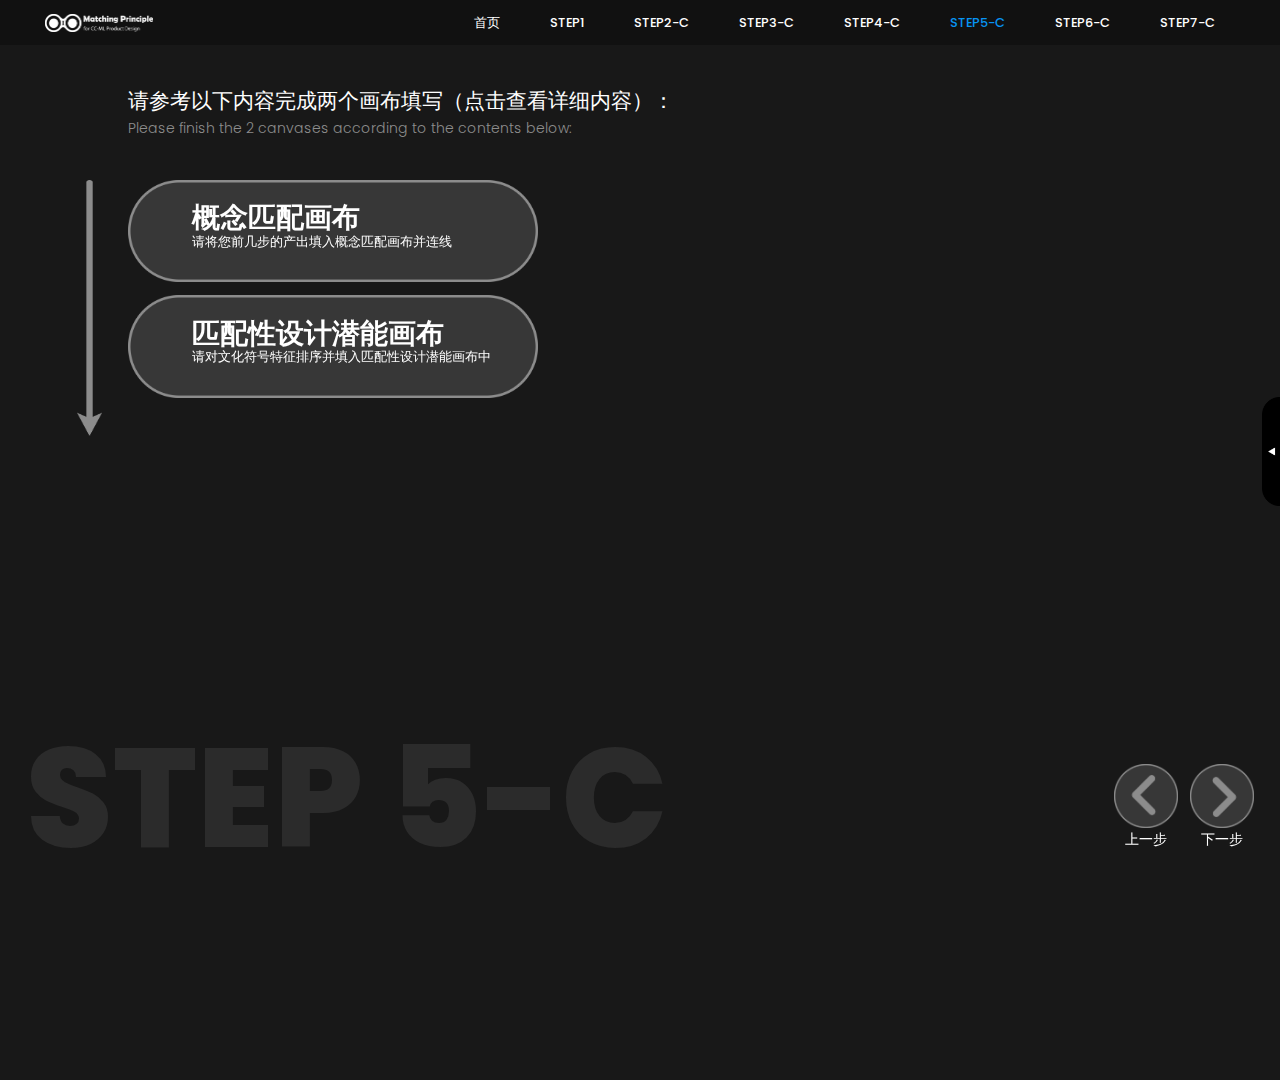
<file: step5-C.html>
<!DOCTYPE html>
	<html lang="zxx" class="no-js">
	<head>
		<!-- Mobile Specific Meta -->
		<meta name="viewport" content="width=device-width, initial-scale=1, shrink-to-fit=no">
		<!-- Favicon-->
		<link rel="shortcut icon" href="img/logo_chrome.png">
		<link rel="apple-touch-icon" href="img/icon.png">
		<!-- Author Meta -->
		<meta name="author" content="colorlib">
		<!-- Meta Description -->
		<meta name="description" content="">
		<!-- Meta Keyword -->
		<meta name="keywords" content="">
		<!-- meta character set -->
		<meta charset="UTF-8">
		<!-- Site Title -->
		<title>MatchingPrinciple</title>

		<link href="https://fonts.googleapis.com/css?family=Poppins:100,200,400,300,500,600,700" rel="stylesheet">
			<!--
			CSS
			============================================= -->
			<link rel="stylesheet" href="css/bootstrap.css">
			<link rel="stylesheet" href="css/main.css">
		</head>
		<body>
		  <header id="header">
		    <div class="nav-menu-container">

			      <div class = "logo" id="logo">
			        <a href="index.html"><img src="img/logo.png" alt="" title="" /></a>
			      </div>
				  
				  <div  class="nav-menu-text">
			      <nav id="nav-menu-container">
			        <ul class="nav-menu">
						<li><a href="index.html">首页</a></li>
						<li class="menu-has-children"><a href="step1.html">step1</a>
						  <!-- <ul>
									   <li><a href="blog-contents-sikao.html">模块1-1</a></li>
									   <li><a href="blog-contents-gongqing.html">模块1-2</a></li>
							  
								   </ul> -->
								   </li>
								   <li><a href="step2-C.html">step2-C</a></li>
								   <li><a href="step3-C.html">step3-C</a></li>
								   <li><a href="step4-C.html">step4-C</a></li>
								   <li><a href="step5-C.html">step5-C</a></li>
								   <li><a href="step6-C.html">step6-C</a></li>
								   <li><a href="step7-C.html">step7-C</a></li>																 
					  </ul>
			      </nav><!-- #nav-menu-container -->
				</div>

		    </div>
		  </header><!-- #header -->

			<!-- start banner Area -->
			<section class="banner-area">
				<div class = "step-info">
					<div class = "info-sum">
						<div class="info-stepnum">
							step 5-C
						</div>
						<p>
							请参考以下内容完成两个画布填写（点击查看详细内容）：
							
						</p>
						<div class = "info-sum-eng">
							Please finish the 2 canvases according to the contents below:
						</div>
						
					</div>
					
				
				</div>
				<div class="banner-area-homepage">	
					<div class="arrow-5">
						<img src="img/arrow.png"/>
					</div>

					<div class = "button-bro-s2p">
					
						<div class = "button-1">
						
							<div class = "button-bg">
								<a href="#"><img src = "img/button-ds.png" alt="" title=""></a>
							</div>
							
							<div class = "info-1">
								<p>
									请将您前几步的产出填入概念匹配画布并连线
								</p>
								<!-- <div class = "info-1-eng">
									Please fill the output of the previous steps into the concept matching canvas and connect them								</div> -->
							</div>	
							<a href="#">
								<input class = "show-hide-1" type="button" id="show-1" value = "概念匹配画布"/>
							</a>
						</div>

						<div class = "button-2">
							<div class = "button-bg">
								<a href="#"><img src = "img/button-ds.png" alt="" title=""></a>
							</div>
							
							<div class = "info-2">
								<p>
									请对文化符号特征排序并填入匹配性设计潜能画布中
								</p>
								<!-- <div class = "info-2-eng">
									Please sort the features of cultural symbols and fill them in the matching design canvas								</div> -->
							</div>
							<a href="#">
								<input class = "show-hide-2" type="button" id="show-2" value = "匹配性设计潜能画布"/>
							</a>
						</div>	
					</div>
				
				</div>

				<div class = "detail-1" id = "hide-1">
					<div class="generate">
						<a href="inProgress.html" target="_blank"><img src="img/stepDetail/icon-generate.png"></a>
					</div>
					<div class = "detail-2-info"><h2>概念匹配画布/CanvasI</h2></div>
					<div class = "focus-1-position focus-icon">
						<img src="img/focuspoint.gif">
					</div>
					<div class = "detail-2-info">			
						根据画布中的内容提示，填入对应内容（制作数字版或打印画布手写均可）。
						<h6>-</h6>
						<h4>填写说明</h4>	
					</div>
					<div class="canvas1">
						<img src="img/stepDetail/canvas1-info-c.jpg">
					</div>
					<div class="detail-2-info">
						<h4>示例</h4>
					</div>
					<div class="canvas1">
						<img src="img/stepDetail/canvas1-eg-c.jpg">
					</div>
				</div>

				<div class = "detail-2" id = "hide-2">
					<div class="generate">
						<a href="inProgress.html" target="_blank"><img src="img/stepDetail/icon-generate.png"></a>
					</div>
					<div class = "detail-2-info"><h2>匹配性设计潜能画布/CanvasII</h2></div>
					<div class = "focus-2-position focus-icon">
						<img src="img/focuspoint.gif">
					</div>
					<div class = "detail-2-info">		
						
						根据画布中的内容提示，填入对应内容（制作数字版或打印画布手写均可）。
						<h6>-</h6>
						<h4>填写说明</h4>	
					</div>
					<div class="canvas1">
						<img src="img/stepDetail/canvas2-info-c.jpg">
					</div>
					<div class="detail-2-info">
						<h4>示例</h4>
					</div>
					<div class="canvas1">
						<img src="img/stepDetail/canvas2-eg-c.jpg">
					</div>
				</div>
				<div class="draw-box">
					<div class="draw-btndiv" >
						<div class="draw-btn" id="btn-show">
							<img src="img/draw-btn.png">
						</div>
							<input class = "draw-btn-input" type="button" id="show-123" value = "" />
					</div>

					<div class="draw-box-outdiv" id="panel">
						<div class="draw-box-panel">
							<div class="check-list">
								<h3>项目产出列表<br></h3>
								<h6>-</h6>
								Step2-C / 文化符号调研报告<br>
								Step3-C / 设计概要<br>
								Step4-C / 用户研究报告<br>
								Step5-C / 概念匹配画布<br>
								Step5-C / 匹配性设计潜能画布<br>
							</div>
						</div>
					</div>
					<div class="draw-btndiv" id="btn-hide">
						<div class="draw-btn-2">
							<img src="img/draw-btn-2.png">
						</div>
							<input class = "draw-btn-input-2" type="button" id="hide-box" value = "" />
					</div>
				</div>
			
		
				<div class = "front-back">
					<div class="front">
						<a href="step6-C.html">
							<img src="img/front.png">
						</a>
						<div class = "front-info">
							下一步
						</div>
					</div>
					<div class="back">
						<a href="step4-C.html">
							<img src="img/back.png">
						</a>
						<div class = "front-info">
							上一步
						</div>
					</div>
				</div>
	
			</section>
			<!-- End banner Area -->
		
			<script type = "text/javascript">
				window.onload = function(){
					document.getElementById("show-1").onclick = function(){
						document.getElementById("hide-1").style.display = "block";
						document.getElementById("hide-2").style.display = "none";
						document.getElementById("hide-3").style.display = "none";
						document.getElementById("hide-4").style.display = "none";
					}
					document.getElementById("show-2").onclick = function(){
						document.getElementById("hide-2").style.display = "block";
						document.getElementById("hide-1").style.display = "none";
						document.getElementById("hide-3").style.display = "none";
						document.getElementById("hide-4").style.display = "none";
					}
					document.getElementById("show-123").onclick = function(){
						document.getElementById("panel").style.display = "block";
						document.getElementById("btn-hide").style.display = "block";
						document.getElementById("btn-show").style.display = "none";
					}
					document.getElementById("hide-box").onclick = function(){
						document.getElementById("panel").style.display = "none";
						document.getElementById("btn-hide").style.display = "none";
						document.getElementById("btn-show").style.display = "block";
					}
				}
			</script>

			<script src="js/vendor/jquery-2.2.4.min.js"></script>
			<script src="js/popper.min.js"></script>
			<script src="js/vendor/bootstrap.min.js"></script>
			<!-- <script src="https://maps.googleapis.com/maps/api/js?key=AIzaSyBhOdIF3Y9382fqJYt5I_sswSrEw5eihAA"></script> -->
  			<script src="js/easing.min.js"></script>
			<script src="js/hoverIntent.js"></script>
			<script src="js/superfish.min.js"></script>
			<script src="js/jquery.ajaxchimp.min.js"></script>
			<script src="js/jquery.magnific-popup.min.js"></script>
    		<script src="js/jquery.tabs.min.js"></script>
			<script src="js/jquery.nice-select.min.js"></script>
            <script src="js/isotope.pkgd.min.js"></script>
			<script src="js/waypoints.min.js"></script>
			<script src="js/jquery.counterup.min.js"></script>
			<script src="js/simple-skillbar.js"></script>
			<script src="js/owl.carousel.min.js"></script>
			<script src="js/mail-script.js"></script>
			<script src="js/main.js"></script>
		</body>
	</html>
</file>
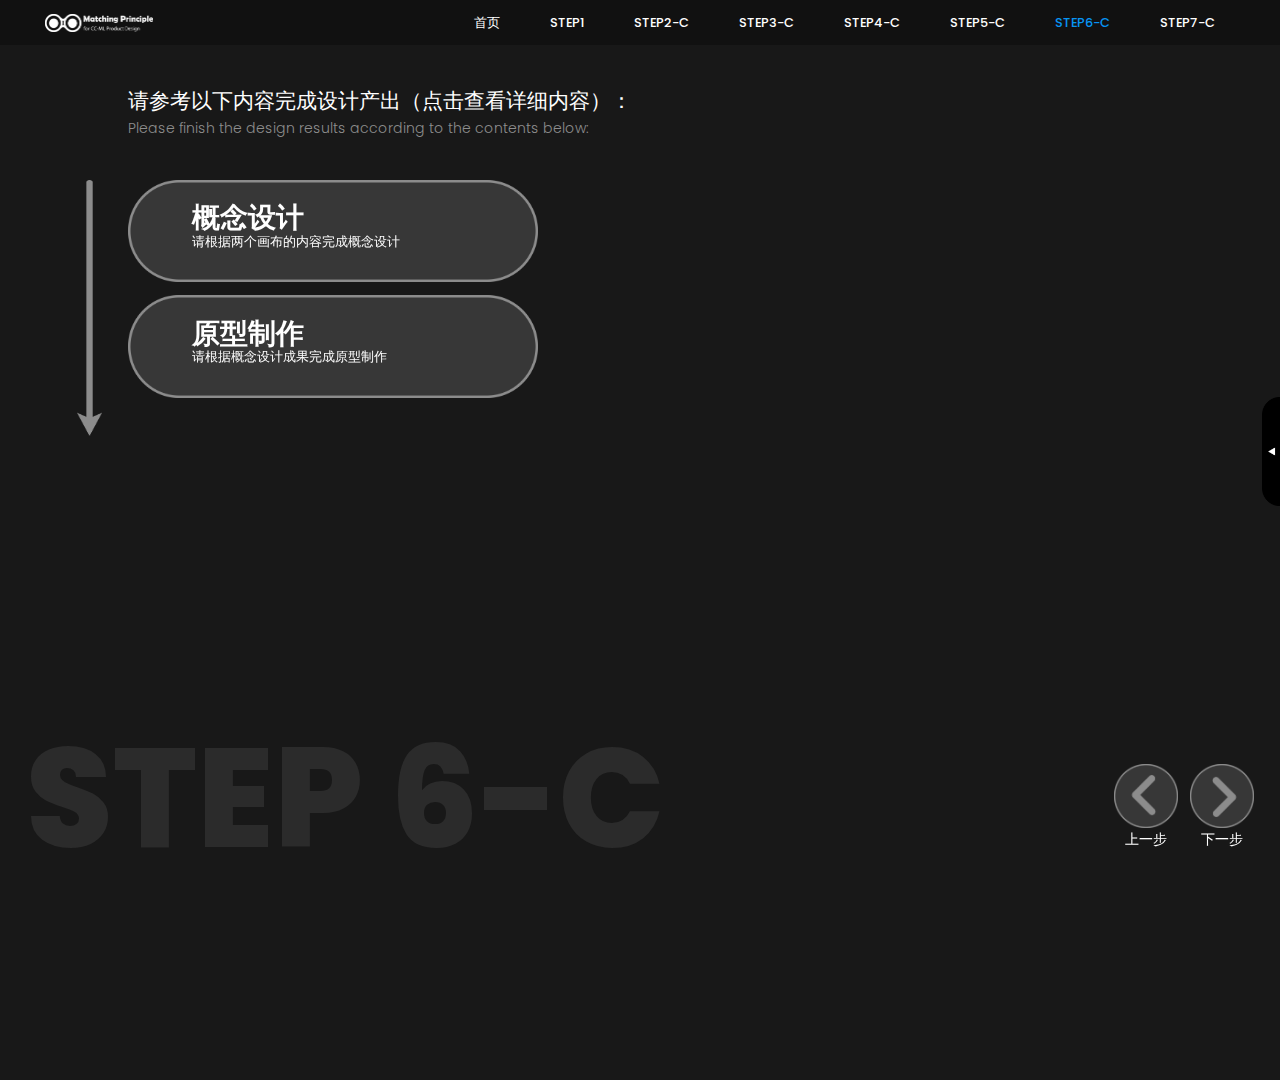
<file: step6-C.html>
<!DOCTYPE html>
	<html lang="zxx" class="no-js">
	<head>
		<!-- Mobile Specific Meta -->
		<meta name="viewport" content="width=device-width, initial-scale=1, shrink-to-fit=no">
		<!-- Favicon-->
		<link rel="shortcut icon" href="img/logo_chrome.png">
		<link rel="apple-touch-icon" href="img/icon.png">
		<!-- Author Meta -->
		<meta name="author" content="colorlib">
		<!-- Meta Description -->
		<meta name="description" content="">
		<!-- Meta Keyword -->
		<meta name="keywords" content="">
		<!-- meta character set -->
		<meta charset="UTF-8">
		<!-- Site Title -->
		<title>MatchingPrinciple</title>

		<link href="https://fonts.googleapis.com/css?family=Poppins:100,200,400,300,500,600,700" rel="stylesheet">
			<!--
			CSS
			============================================= -->
			<link rel="stylesheet" href="css/bootstrap.css">	
			<link rel="stylesheet" href="css/main.css">
		</head>
		<body>
		  <header id="header">
		    <div class="nav-menu-container">

			      <div class = "logo" id="logo">
			        <a href="index.html"><img src="img/logo.png" alt="" title="" /></a>
			      </div>
				  
				  <div  class="nav-menu-text">
			      <nav id="nav-menu-container">
			        <ul class="nav-menu">
						<li><a href="index.html">首页</a></li>
						<li class="menu-has-children"><a href="step1.html">step1</a>
						  <!-- <ul>
									   <li><a href="blog-contents-sikao.html">模块1-1</a></li>
									   <li><a href="blog-contents-gongqing.html">模块1-2</a></li>
							  
								   </ul> -->
								   </li>
								   <li><a href="step2-C.html">step2-C</a></li>
								   <li><a href="step3-C.html">step3-C</a></li>
								   <li><a href="step4-C.html">step4-C</a></li>
								   <li><a href="step5-C.html">step5-C</a></li>
								   <li><a href="step6-C.html">step6-C</a></li>
								   <li><a href="step7-C.html">step7-C</a></li>																	 
					  </ul>
			      </nav><!-- #nav-menu-container -->
				</div>

		    </div>
		  </header><!-- #header -->

			<!-- start banner Area -->
			<section class="banner-area">
				<div class = "step-info">
					<div class = "info-sum">
						<div class="info-stepnum">
							step 6-C
						</div>
						<p>
							请参考以下内容完成设计产出（点击查看详细内容）：
							
						</p>
						<div class = "info-sum-eng">
							Please finish the design results according to the contents below:
						</div>
						
					</div>
					
				
				</div>
				<div class="banner-area-homepage">	
					<div class="arrow-5">
						<img src="img/arrow.png"/>
					</div>

					<div class = "button-bro-s2p">
					
						<div class = "button-1">
						
							<div class = "button-bg">
								<a href="#"><img src = "img/button-ds.png" alt="" title=""></a>
							</div>
							
							<div class = "info-1">
								<p>
									请根据两个画布的内容完成概念设计
								</p>
								<!-- <div class = "info-1-eng">
									Please complete the concept design according to the contents of the two canvases								</div> -->
							</div>	
							<a href="#">
								<input class = "show-hide-1" type="button" id="show-1" value = "概念设计"/>
							</a>
						</div>

						<div class = "button-2">
							<div class = "button-bg">
								<a href="#"><img src = "img/button-ds.png" alt="" title=""></a>
							</div>
							
							<div class = "info-2">
								<p>
									请根据概念设计成果完成原型制作
								</p>
								<!-- <div class = "info-2-eng">
									Please complete the prototype according to the concept design results								</div> -->
							</div>
							<a href="#">
								<input class = "show-hide-2" type="button" id="show-2" value = "原型制作"/>
							</a>
						</div>

						
						
					</div>
				
				</div>

				<div class = "detail-1" id = "hide-1">
					<div class = "detail-2-info"><h2>概念设计/Concept design</h2></div>
					<div class = "focus-1-position focus-icon">
						<img src="img/focuspoint.gif">
					</div>
					<div class = "detail-2-info">
						请根据两个画布填写的内容完成概念设计，并借助两个画布来阐明概念。
					</div>
				</div>
				<div class = "detail-2" id = "hide-2">
					<div class = "detail-2-info"><h2>原型设计/Prototyping</h2></div>
					<div class = "focus-2-position focus-icon">
						<img src="img/focuspoint.gif">
					</div>
					<div class = "detail-2-info">
						请根据概念设计成果完成原型制作（本课程不作强制要求）
					</div>
				</div>

				<div class="draw-box">
					<div class="draw-btndiv" >
						<div class="draw-btn" id="btn-show">
							<img src="img/draw-btn.png">
						</div>
							<input class = "draw-btn-input" type="button" id="show-123" value = "" />
					</div>

					<div class="draw-box-outdiv" id="panel">
						<div class="draw-box-panel">
							<div class="check-list">
								<h3>项目产出列表<br></h3>
								<h6>-</h6>
								Step2-C / 文化符号调研报告<br>
								Step3-C / 设计概要<br>
								Step4-C / 用户研究报告<br>
								Step5-C / 概念匹配画布<br>
								Step5-C / 匹配性设计潜能画布<br>
								Step6-C / 概念设计结果<br>
								Step6-C / 产品原型<br>
							</div>
						</div>
					</div>
					<div class="draw-btndiv" id="btn-hide">
						<div class="draw-btn-2">
							<img src="img/draw-btn-2.png">
						</div>
							<input class = "draw-btn-input-2" type="button" id="hide-box" value = "" />
					</div>
				</div>
			

				<div class = "front-back">
					<div class="front">
						<a href="step7-C.html">
							<img src="img/front.png">
						</a>
						<div class = "front-info">
							下一步
						</div>
					</div>
					<div class="back">
						<a href="step5-C.html">
							<img src="img/back.png">
						</a>
						<div class = "front-info">
							上一步
						</div>
					</div>
				</div>
				
			</section>
			<!-- End banner Area -->
		
			<script type = "text/javascript">
				window.onload = function(){
					document.getElementById("show-1").onclick = function(){
						document.getElementById("hide-1").style.display = "block";
						document.getElementById("hide-2").style.display = "none";
						document.getElementById("hide-3").style.display = "none";
						document.getElementById("hide-4").style.display = "none";
					}
					document.getElementById("show-2").onclick = function(){
						document.getElementById("hide-2").style.display = "block";
						document.getElementById("hide-1").style.display = "none";
						document.getElementById("hide-3").style.display = "none";
						document.getElementById("hide-4").style.display = "none";
					}
					document.getElementById("show-123").onclick = function(){
						document.getElementById("panel").style.display = "block";
						document.getElementById("btn-hide").style.display = "block";
						document.getElementById("btn-show").style.display = "none";
					}
					document.getElementById("hide-box").onclick = function(){
						document.getElementById("panel").style.display = "none";
						document.getElementById("btn-hide").style.display = "none";
						document.getElementById("btn-show").style.display = "block";
					}
				}
			</script>

			<script src="js/vendor/jquery-2.2.4.min.js"></script>
			<script src="js/popper.min.js"></script>
			<script src="js/vendor/bootstrap.min.js"></script>
			<!-- <script src="https://maps.googleapis.com/maps/api/js?key=AIzaSyBhOdIF3Y9382fqJYt5I_sswSrEw5eihAA"></script> -->
  			<script src="js/easing.min.js"></script>
			<script src="js/hoverIntent.js"></script>
			<script src="js/superfish.min.js"></script>
			<script src="js/jquery.ajaxchimp.min.js"></script>
			<script src="js/jquery.magnific-popup.min.js"></script>
    		<script src="js/jquery.tabs.min.js"></script>
			<script src="js/jquery.nice-select.min.js"></script>
            <script src="js/isotope.pkgd.min.js"></script>
			<script src="js/waypoints.min.js"></script>
			<script src="js/jquery.counterup.min.js"></script>
			<script src="js/simple-skillbar.js"></script>
			<script src="js/owl.carousel.min.js"></script>
			<script src="js/mail-script.js"></script>
			<script src="js/main.js"></script>
		</body>
	</html>
</file>
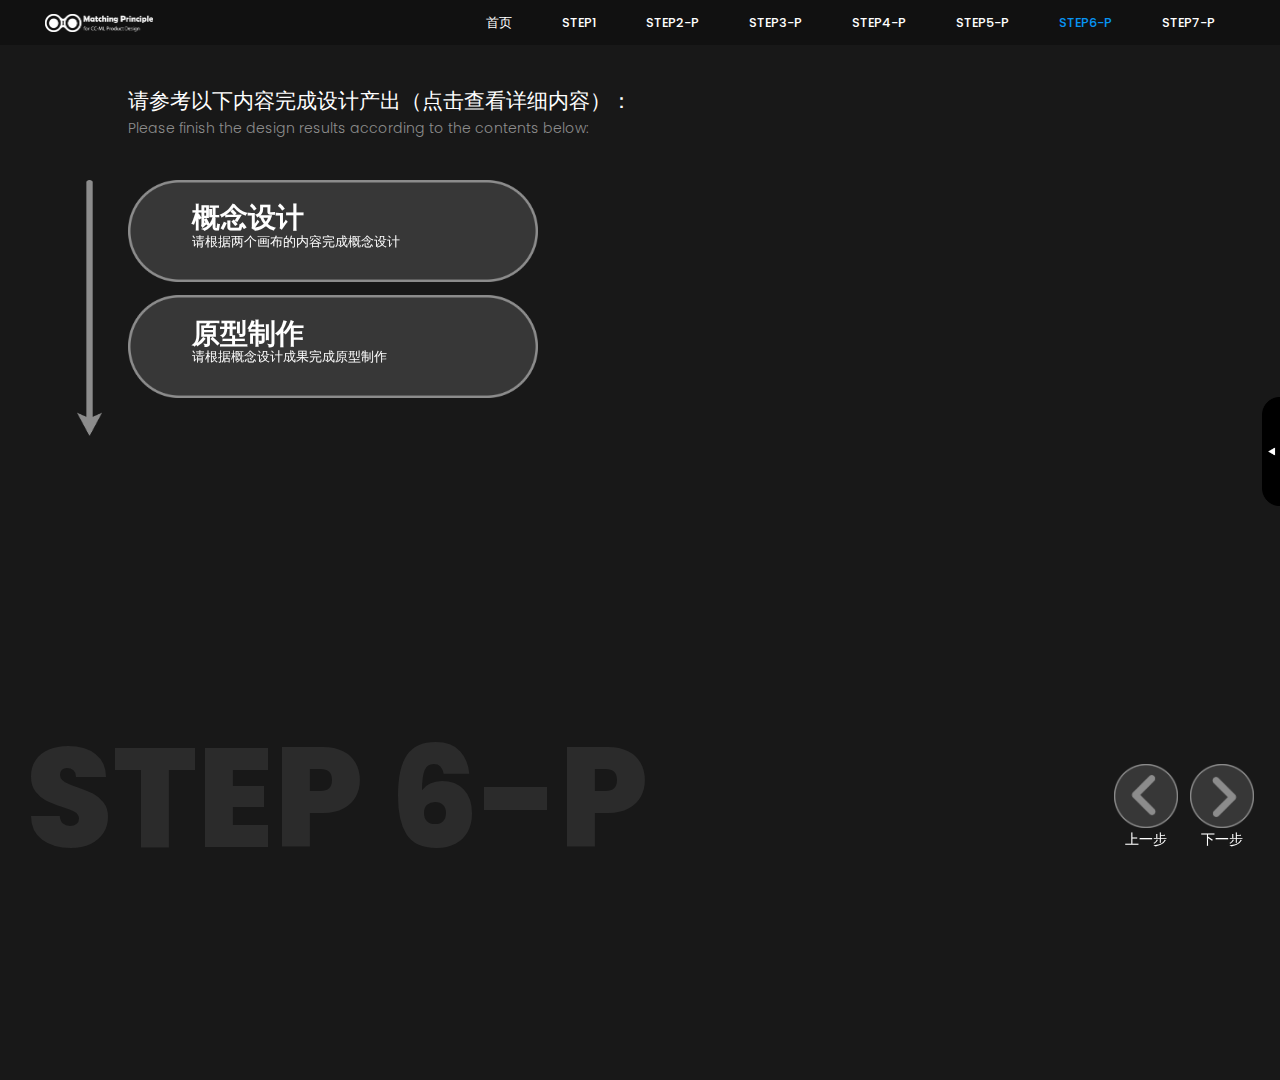
<file: step6-P.html>
<!DOCTYPE html>
	<html lang="zxx" class="no-js">
	<head>
		<!-- Mobile Specific Meta -->
		<meta name="viewport" content="width=device-width, initial-scale=1, shrink-to-fit=no">
		<!-- Favicon-->
		<link rel="shortcut icon" href="img/logo_chrome.png">
		<link rel="apple-touch-icon" href="img/icon.png">
		<!-- Author Meta -->
		<meta name="author" content="colorlib">
		<!-- Meta Description -->
		<meta name="description" content="">
		<!-- Meta Keyword -->
		<meta name="keywords" content="">
		<!-- meta character set -->
		<meta charset="UTF-8">
		<!-- Site Title -->
		<title>MatchingPrinciple</title>

		<link href="https://fonts.googleapis.com/css?family=Poppins:100,200,400,300,500,600,700" rel="stylesheet">
			<!--
			CSS
			============================================= -->
			<link rel="stylesheet" href="css/bootstrap.css">
			<link rel="stylesheet" href="css/main.css">
		</head>
		<body>
		  <header id="header">
		    <div class="nav-menu-container">

			      <div class = "logo" id="logo">
			        <a href="index.html"><img src="img/logo.png" alt="" title="" /></a>
			      </div>
				  
				  <div  class="nav-menu-text">
			      <nav id="nav-menu-container">
			        <ul class="nav-menu">
						<li><a href="index.html">首页</a></li>
						<li class="menu-has-children"><a href="step1.html">step1</a>
						  <!-- <ul>
									   <li><a href="blog-contents-sikao.html">模块1-1</a></li>
									   <li><a href="blog-contents-gongqing.html">模块1-2</a></li>
							  
								   </ul> -->
								   </li>
						<li><a href="step2-P.html">step2-P</a></li>
						<li><a href="step3-P.html">step3-P</a></li>
						<li><a href="step4-P.html">step4-P</a></li>	
						<li><a href="step5-P.html">step5-P</a></li>	
						<li><a href="step6-P.html">step6-P</a></li>		
						<li><a href="step7-P.html">step7-P</a></li>																	 
					  </ul>
			      </nav><!-- #nav-menu-container -->
				</div>

		    </div>
		  </header><!-- #header -->

			<!-- start banner Area -->
			<section class="banner-area">
				<div class = "step-info">
					<div class = "info-sum">
						<div class="info-stepnum">
							step 6-P
						</div>
						<p>
							请参考以下内容完成设计产出（点击查看详细内容）：
							
						</p>
						<div class = "info-sum-eng">
							Please finish the design results according to the contents below:
						</div>
						
					</div>
					
				
				</div>
				<div class="banner-area-homepage">	
					<div class="arrow-5">
						<img src="img/arrow.png"/>
					</div>

					<div class = "button-bro-s2p">
					
						<div class = "button-1">
						
							<div class = "button-bg">
								<a href="#"><img src = "img/button-ds.png" alt="" title=""></a>
							</div>
							
							<div class = "info-1">
								<p>
									请根据两个画布的内容完成概念设计
								</p>
								<!-- <div class = "info-1-eng">
									Please complete the concept design according to the contents of the two canvases								</div> -->
							</div>	
							<a href="#">
								<input class = "show-hide-1" type="button" id="show-1" value = "概念设计"/>
							</a>
						</div>

						<div class = "button-2">
							<div class = "button-bg">
								<a href="#"><img src = "img/button-ds.png" alt="" title=""></a>
							</div>
							
							<div class = "info-2">
								<p>
									请根据概念设计成果完成原型制作
								</p>
								<!-- <div class = "info-2-eng">
									Please complete the prototype according to the concept design results								</div> -->
							</div>
							<a href="#">
								<input class = "show-hide-2" type="button" id="show-2" value = "原型制作"/>
							</a>
						</div>

						
						
					</div>
				
				</div>

				<div class = "detail-1" id = "hide-1">
					<div class = "detail-2-info"><h2>概念设计/Concept design</h2></div>
					<div class = "focus-1-position focus-icon">
						<img src="img/focuspoint.gif">
					</div>
					<div class = "detail-2-info">
						请根据两个画布填写的内容完成概念设计，并借助两个画布来阐明概念。
					</div>
				</div>
				<div class = "detail-2" id = "hide-2">
					<div class = "detail-2-info"><h2>原型设计/Prototyping</h2></div>
					<div class = "focus-2-position focus-icon">
						<img src="img/focuspoint.gif">
					</div>
					<div class = "detail-2-info">
						请根据概念设计成果完成原型制作（本课程不作强制要求）
					</div>
				</div>

				<div class="draw-box">
					<div class="draw-btndiv" >
						<div class="draw-btn" id="btn-show">
							<img src="img/draw-btn.png">
						</div>
							<input class = "draw-btn-input" type="button" id="show-123" value = "" />
					</div>

					<div class="draw-box-outdiv" id="panel">
						<div class="draw-box-panel">
							<div class="check-list">
								<h3>项目产出列表<br></h3>
								<h6>-</h6>
								Step2-P / 设计概要<br>
								Step3-P / 用户研究报告<br>
								Step4-P / 文化符号选择过程<br>
								Step4-P / 文化符号特征列表<br>
								Step5-P / 概念匹配画布<br>
								Step5-P / 匹配性设计潜能画布<br>
								Step6-P / 概念设计结果<br>
								Step6-P / 产品原型<br>
							</div>
						</div>
					</div>
					<div class="draw-btndiv" id="btn-hide">
						<div class="draw-btn-2">
							<img src="img/draw-btn-2.png">
						</div>
							<input class = "draw-btn-input-2" type="button" id="hide-box" value = "" />
					</div>
				</div>
			

				<div class = "front-back">
					<div class="front">
						<a href="step7-P.html">
							<img src="img/front.png">
						</a>
						<div class = "front-info">
							下一步
						</div>
					</div>
					<div class="back">
						<a href="step5-P.html">
							<img src="img/back.png">
						</a>
						<div class = "front-info">
							上一步
						</div>
					</div>
				</div>
				
			</section>
			<!-- End banner Area -->
		
			<script type = "text/javascript">
				window.onload = function(){
					document.getElementById("show-1").onclick = function(){
						document.getElementById("hide-1").style.display = "block";
						document.getElementById("hide-2").style.display = "none";
						document.getElementById("hide-3").style.display = "none";
						document.getElementById("hide-4").style.display = "none";
					}
					document.getElementById("show-2").onclick = function(){
						document.getElementById("hide-2").style.display = "block";
						document.getElementById("hide-1").style.display = "none";
						document.getElementById("hide-3").style.display = "none";
						document.getElementById("hide-4").style.display = "none";
					}
					document.getElementById("show-123").onclick = function(){
						document.getElementById("panel").style.display = "block";
						document.getElementById("btn-hide").style.display = "block";
						document.getElementById("btn-show").style.display = "none";
					}
					document.getElementById("hide-box").onclick = function(){
						document.getElementById("panel").style.display = "none";
						document.getElementById("btn-hide").style.display = "none";
						document.getElementById("btn-show").style.display = "block";
					}
				}
			</script>

			<script src="js/vendor/jquery-2.2.4.min.js"></script>
			<script src="js/popper.min.js"></script>
			<script src="js/vendor/bootstrap.min.js"></script>
			<!-- <script src="https://maps.googleapis.com/maps/api/js?key=AIzaSyBhOdIF3Y9382fqJYt5I_sswSrEw5eihAA"></script> -->
  			<script src="js/easing.min.js"></script>
			<script src="js/hoverIntent.js"></script>
			<script src="js/superfish.min.js"></script>
			<script src="js/jquery.ajaxchimp.min.js"></script>
			<script src="js/jquery.magnific-popup.min.js"></script>
    		<script src="js/jquery.tabs.min.js"></script>
			<script src="js/jquery.nice-select.min.js"></script>
            <script src="js/isotope.pkgd.min.js"></script>
			<script src="js/waypoints.min.js"></script>
			<script src="js/jquery.counterup.min.js"></script>
			<script src="js/simple-skillbar.js"></script>
			<script src="js/owl.carousel.min.js"></script>
			<script src="js/mail-script.js"></script>
			<script src="js/main.js"></script>
		</body>
	</html>
</file>
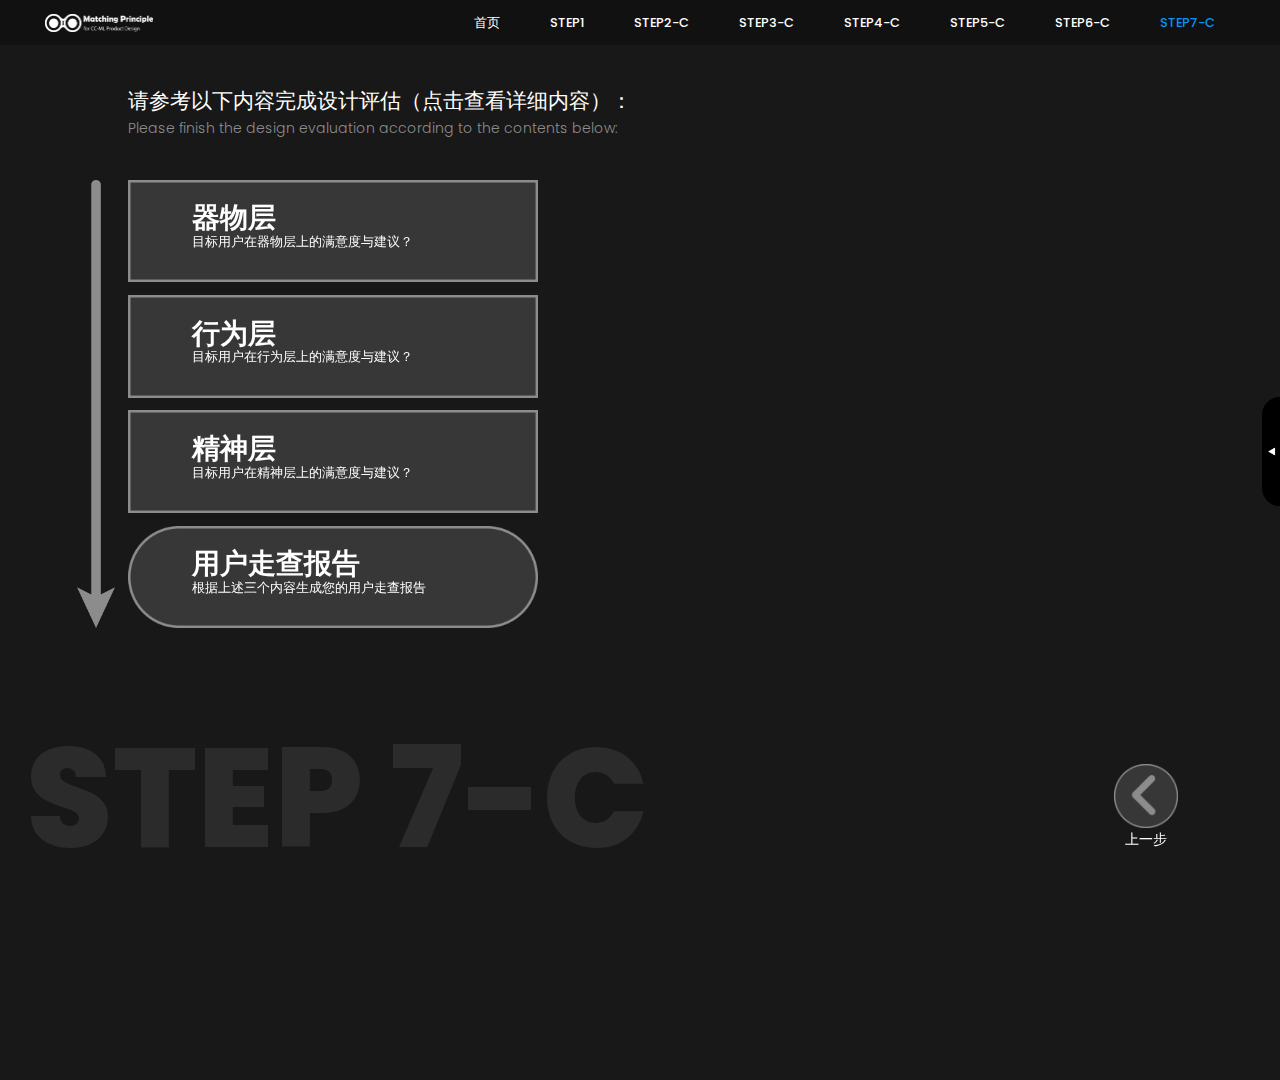
<file: step7-C.html>
<!DOCTYPE html>
	<html lang="zxx" class="no-js">
	<head>
		<!-- Mobile Specific Meta -->
		<meta name="viewport" content="width=device-width, initial-scale=1, shrink-to-fit=no">
		<!-- Favicon-->
		<link rel="shortcut icon" href="img/logo_chrome.png">
		<link rel="apple-touch-icon" href="img/icon.png">
		<!-- Author Meta -->
		<meta name="author" content="colorlib">
		<!-- Meta Description -->
		<meta name="description" content="">
		<!-- Meta Keyword -->
		<meta name="keywords" content="">
		<!-- meta character set -->
		<meta charset="UTF-8">
		<!-- Site Title -->
		<title>MatchingPrinciple</title>

		<link href="https://fonts.googleapis.com/css?family=Poppins:100,200,400,300,500,600,700" rel="stylesheet">
			<!--
			CSS
			============================================= -->
			<link rel="stylesheet" href="css/bootstrap.css">		
			<link rel="stylesheet" href="css/main.css">
		</head>
		<body>
		  <header id="header">
		    <div class="nav-menu-container">

			      <div class = "logo" id="logo">
			        <a href="index.html"><img src="img/logo.png" alt="" title="" /></a>
			      </div>
				  
				  <div  class="nav-menu-text">
			      <nav id="nav-menu-container">
			        <ul class="nav-menu">
						<li><a href="index.html">首页</a></li>
						<li class="menu-has-children"><a href="step1.html">step1</a>
						  <!-- <ul>
									   <li><a href="blog-contents-sikao.html">模块1-1</a></li>
									   <li><a href="blog-contents-gongqing.html">模块1-2</a></li>
							  
								   </ul> -->
								   </li>
								   <li><a href="step2-C.html">step2-C</a></li>
								   <li><a href="step3-C.html">step3-C</a></li>
								   <li><a href="step4-C.html">step4-C</a></li>
								   <li><a href="step5-C.html">step5-C</a></li>
								   <li><a href="step6-C.html">step6-C</a></li>
								   <li><a href="step7-C.html">step7-C</a></li>																	 
					  </ul>
			      </nav><!-- #nav-menu-container -->
				</div>

		    </div>
		  </header><!-- #header -->

			<!-- start banner Area -->
			<section class="banner-area">
				<div class = "step-info">
					<div class = "info-sum">
						<div class="info-stepnum">
							step 7-C
						</div>
						<p>
							请参考以下内容完成设计评估（点击查看详细内容）：
							
						</p>
						<div class = "info-sum-eng">
							Please finish the design evaluation according to the contents below:
						</div>
						
					</div>
					
				
				</div>
				<div class="banner-area-homepage">	
					<div class="arrow">
						<img src="img/arrow.png"/>
					</div>

					<div class = "button-bro-s2p">
					
						<div class = "button-1">
						
							<div class = "button-bg">
								<a href="#"><img src = "img/button-s.png" alt="" title=""></a>
							</div>
							
							<div class = "info-1">
								<p>
									目标用户在器物层上的满意度与建议？
								</p>
								<!-- <div class = "info-1-eng">
									Satisfaction and suggestions of target users at	intuition level	
								</div> -->
							</div>	
							<a href="#">
								<input class = "show-hide-1" type="button" id="show-1" value = "器物层"/>
							</a>
						</div>

						<div class = "button-2">
							<div class = "button-bg">
								<a href="#"><img src = "img/button-s.png" alt="" title=""></a>
							</div>
							
							<div class = "info-2">
								<p>
									目标用户在行为层上的满意度与建议？
								</p>
								<!-- <div class = "info-2-eng">
									Satisfaction and suggestions of target users at	behavioral level								</div> -->
							</div>
							<a href="#">
								<input class = "show-hide-2" type="button" id="show-2" value = "行为层"/>
							</a>
						</div>
						<div class = "button-3">
							<div class = "button-bg">
								<a href="#"><img src = "img/button-s.png" alt="" title=""></a>
							</div>
							
							<div class = "info-3">
								<p>
									目标用户在精神层上的满意度与建议？
								</p>
								<!-- <div class = "info-3-eng">
									Satisfaction and suggestions of target users at	reflection level								</div> -->
							</div>
							<a href="#">
								<input class = "show-hide-3" type="button" id="show-3" value = "精神层"/>
							</a>
						</div>
						<div class = "button-4">
							<div class = "button-bg">
								<a href="#"><img src = "img/button-ds.png" alt="" title=""></a>
							</div>
							
							<div class = "info-4">
								<p>
									根据上述三个内容生成您的用户走查报告
								</p>
								<!-- <div class = "info-4-eng">
									Generate your user walk-through report according to the above contents								</div> -->
							</div>
							<a href="#">
								<input class = "show-hide-4" type="button" id="show-4" value = "用户走查报告"/>
							</a>
						</div>
						
						
					</div>
				
				</div>

				<div class = "detail-1" id = "hide-1">
					<div class = "detail-2-info"><h2>器物层/Intuition level</h2></div>
					<div class = "focus-1-position focus-icon">
						<img src="img/focuspoint.gif">
					</div>
					<div class = "detail-2-info">
						请参考以下内容，通过对您的产品的目标用户进行用户走查，获得反馈，也可自行补充内容：
					</div>
					<div class = "detail-2-info">
						1. 目标用户对您设计的产品的外观的反馈？<br><br>
						2. 目标用户对您设计的产品的材质的反馈？<br>
					</div>
				</div>
				<div class = "detail-2" id = "hide-2">
					<div class = "detail-2-info"><h2>行为层/Behavioral level</h2></div>
					<div class = "focus-2-position focus-icon">
						<img src="img/focuspoint.gif">
					</div>
					<div class = "detail-2-info">
						请参考以下内容，通过对您的产品的目标用户进行用户走查，获得反馈，也可自行补充内容：
					</div>
					<div class = "detail-2-info">
						根据产品的具体情况，设计可用性测试。
					</div>
				</div>
				<div class = "detail-3" id = "hide-3">
					<div class = "detail-2-info"><h2>精神层/Reflection level</h2></div>
					<div class = "focus-3-position focus-icon">
						<img src="img/focuspoint.gif">
					</div>
					<div class = "detail-2-info">
						请参考以下内容，通过对您的产品的目标用户进行用户走查，获得反馈，也可自行补充内容：
					</div>
					<div class = "detail-2-info">
						1. 目标用户对您设计的产品的文化内涵的反馈？<br><br>
						2. 目标用户对使用您设计的产品时获得的社会评价的反馈？<br>
					</div>
				</div>
				<div class = "detail-4" id = "hide-4">
					<div class="generate">
						<a href="inProgress.html" target="_blank"><img src="img/stepDetail/icon-generate.png"></a>
					</div>
					<div class = "detail-2-info"><h2>用户走查报告/User walk-through report</h2></div>
					<div class = "focus-4-position focus-icon">
						<img src="img/focuspoint.gif">
					</div>
					<div class = "detail-2-info">
						<h4>走查过程</h4>	
						<div class="step2-p-4-input-box">
							<textarea  cols="20" rows="2">输入功能尚在开发，请自行整理此内容</textarea>
						</div>	
						<h4>- 器物层反馈</h4>	
						<div class="step2-p-4-input-box">
							<textarea  cols="20" rows="2">输入功能尚在开发，请自行整理此内容</textarea>
						</div>	
						<h4>- 行为层反馈</h4>	
						<div class="step2-p-4-input-box">
							<textarea  cols="20" rows="2">输入功能尚在开发，请自行整理此内容</textarea>
						</div>
						<h4>- 精神层反馈</h4>	
						<div class="step2-p-4-input-box">
							<textarea  cols="20" rows="2">输入功能尚在开发，请自行整理此内容</textarea>
						</div>
						<h4>用户走查结论</h4>	
						<div class="step2-p-4-input-box">
							<textarea  cols="20" rows="2">输入功能尚在开发，请自行整理此内容</textarea>
						</div>
					</div>
				</div>
				<div class="draw-box">
					<div class="draw-btndiv" >
						<div class="draw-btn" id="btn-show">
							<img src="img/draw-btn.png">
						</div>
							<input class = "draw-btn-input" type="button" id="show-123" value = "" />
					</div>

					<div class="draw-box-outdiv" id="panel">
						<div class="draw-box-panel">
							<div class="check-list">
								<h3>项目产出列表<br></h3>
								<h6>-</h6>
								Step2-C / 文化符号调研报告<br>
								Step3-C / 设计概要<br>
								Step4-C / 用户研究报告<br>
								Step5-C / 概念匹配画布<br>
								Step5-C / 匹配性设计潜能画布<br>
								Step6-C / 概念设计结果<br>
								Step6-C / 产品原型<br>
								Step7-C / 用户走查报告<br>
							</div>
						</div>
					</div>
					<div class="draw-btndiv" id="btn-hide">
						<div class="draw-btn-2">
							<img src="img/draw-btn-2.png">
						</div>
							<input class = "draw-btn-input-2" type="button" id="hide-box" value = "" />
					</div>
				</div>
				<div class = "front-back">
				
					<div class="back">
						<a href="step6-C.html">
							<img src="img/back.png">
						</a>
						<div class = "front-info">
							上一步
						</div>
					</div>
				</div>
		
			</section>
			<!-- End banner Area -->
		
			<script type = "text/javascript">
				window.onload = function(){
					document.getElementById("show-1").onclick = function(){
						document.getElementById("hide-1").style.display = "block";
						document.getElementById("hide-2").style.display = "none";
						document.getElementById("hide-3").style.display = "none";
						document.getElementById("hide-4").style.display = "none";
					}
					document.getElementById("show-2").onclick = function(){
						document.getElementById("hide-2").style.display = "block";
						document.getElementById("hide-1").style.display = "none";
						document.getElementById("hide-3").style.display = "none";
						document.getElementById("hide-4").style.display = "none";
					}
					document.getElementById("show-3").onclick = function(){
						document.getElementById("hide-3").style.display = "block";
						document.getElementById("hide-2").style.display = "none";
						document.getElementById("hide-1").style.display = "none";
						document.getElementById("hide-4").style.display = "none";
					}
					document.getElementById("show-4").onclick = function(){
						document.getElementById("hide-4").style.display = "block";
						document.getElementById("hide-2").style.display = "none";
						document.getElementById("hide-1").style.display = "none";
						document.getElementById("hide-3").style.display = "none";
					}
					document.getElementById("show-123").onclick = function(){
						document.getElementById("panel").style.display = "block";
						document.getElementById("btn-hide").style.display = "block";
						document.getElementById("btn-show").style.display = "none";
					}
					document.getElementById("hide-box").onclick = function(){
						document.getElementById("panel").style.display = "none";
						document.getElementById("btn-hide").style.display = "none";
						document.getElementById("btn-show").style.display = "block";
					}
				}
			</script>

			<script src="js/vendor/jquery-2.2.4.min.js"></script>
			<script src="js/popper.min.js"></script>
			<script src="js/vendor/bootstrap.min.js"></script>
			<!-- <script src="https://maps.googleapis.com/maps/api/js?key=AIzaSyBhOdIF3Y9382fqJYt5I_sswSrEw5eihAA"></script> -->
  			<script src="js/easing.min.js"></script>
			<script src="js/hoverIntent.js"></script>
			<script src="js/superfish.min.js"></script>
			<script src="js/jquery.ajaxchimp.min.js"></script>
			<script src="js/jquery.magnific-popup.min.js"></script>
    		<script src="js/jquery.tabs.min.js"></script>
			<script src="js/jquery.nice-select.min.js"></script>
            <script src="js/isotope.pkgd.min.js"></script>
			<script src="js/waypoints.min.js"></script>
			<script src="js/jquery.counterup.min.js"></script>
			<script src="js/simple-skillbar.js"></script>
			<script src="js/owl.carousel.min.js"></script>
			<script src="js/mail-script.js"></script>
			<script src="js/main.js"></script>
		</body>
	</html>
</file>
<file: css/main.css>
/******************************************************************
Theme Name: Personal
Description:
Author: Colorlib
Author URI:
Version: 1.0
Created:
******************************************************************/
/*------------------------------------------------------------------


-------------------------------------------------------------------*/
/*------------------------------------------------------------------
[Table of contents]

1.  Basic Styles
	1.1	Variables
	1.2	Mixins
	1.3	Flexbox
	1.4	Reset
2.  Elements
3.  Menu Style
4.  Home Page Style
5.  About Page Style
6.  Department Page Style
7.  Blog Page Style
8.  Contact Page Style
9.  Footer Style

-------------------------------------------------------------------*/
/* =================================== */
/*  Font Family and Colors Styles
/* =================================== */
/*

$primary-font	: 'Poppins', sans-serif;
---------------------------------------------

$primary-color	: rgb(7, 148, 243);
$title-color	: #222222;
$text-color		: #777777;

$white			: #fff;
$offwhite		: #f9f9ff;
$black			: #222;

*/
/* =================================== */
/*  Basic Style
/* =================================== */
::-moz-selection {
  /* Code for Firefox */
  background-color: rgb(7, 148, 243);
  color: #fff;
}

::selection {
  background-color: rgb(7, 148, 243);
  color: #fff;
}

::-webkit-input-placeholder {
  /* WebKit, Blink, Edge */
  color: #777777;
  font-weight: 300;
}

:-moz-placeholder {
  /* Mozilla Firefox 4 to 18 */
  color: #777777;
  opacity: 1;
  font-weight: 300;
}

::-moz-placeholder {
  /* Mozilla Firefox 19+ */
  color: #777777;
  opacity: 1;
  font-weight: 300;
}

:-ms-input-placeholder {
  /* Internet Explorer 10-11 */
  color: #777777;
  font-weight: 300;
}

::-ms-input-placeholder {
  /* Microsoft Edge */
  color: #777777;
  font-weight: 300;
}

body {
  background: rgb(24, 24, 24)!important;
  font-family: "Poppins", sans-serif;
  font-size: 14px;
  font-weight: 300;
  line-height: 1.625em;
  position: relative;
}

ol, ul {
  margin: 0;
  padding: 0;
  list-style: none;
}

select {
  display: block;
}

figure {
  margin: 0;
}

a {
  -webkit-transition: all 0.3s ease 0s;
  -moz-transition: all 0.3s ease 0s;
  -o-transition: all 0.3s ease 0s;
  transition: all 0.3s ease 0s;
}

iframe {
  border: 0;
}

a, a:focus, a:hover {
  text-decoration: none;
  outline: 0;
}

.btn.active.focus,
.btn.active:focus,
.btn.focus,
.btn.focus:active,
.btn:active:focus,
.btn:focus {
  text-decoration: none;
  outline: 0;
}

.card-panel {
  margin: 0;
  padding: 60px;
}

/**
 *  Typography
 *
 **/
.btn i, .btn-large i, .btn-floating i, .btn-large i, .btn-flat i {
  font-size: 1em;
  line-height: inherit;
}

.gray-bg {
  background: #f9f9ff;
}

h1, h2, h3,
h4, h5 {
  font-family: "Poppins", sans-serif;
  color: #ffffff;
  line-height: 1.2em !important;
  margin-bottom: 0;
  margin-top: 0;
  font-weight: 600;
}
h6{
  font-family: "Poppins", sans-serif;
  color: #464646;
  line-height: 1.2em !important;
  margin-bottom: 0;
  margin-top: 0;
  font-weight: 600;
}
.h1, .h2, .h3,
.h4, .h5{
  margin-bottom: 0;
  margin-top: 0;
  font-family: "Poppins", sans-serif;
  font-weight: 600;
  color: #ffffff;
}
.h6 {
  margin-bottom: 0;
  margin-top: 0;
  font-family: "Poppins", sans-serif;
  font-weight: 600;
  color: #464646;
}
h1, .h1 {
  font-size: 36px;
}

h2, .h2 {
  font-size: 30px;
}

h3, .h3 {
  font-size: 24px;
}

h4, .h4 {
  font-size: 18px;
}

h5, .h5 {
  font-size: 16px;
}

h6, .h6 {
  font-size: 14px;
}

td, th {
  border-radius: 0px;
}

/**
 * For modern browsers
 * 1. The space content is one way to avoid an Opera bug when the
 *    contenteditable attribute is included anywhere else in the document.
 *    Otherwise it causes space to appear at the top and bottom of elements
 *    that are clearfixed.
 * 2. The use of `table` rather than `block` is only necessary if using
 *    `:before` to contain the top-margins of child elements.
 */
.clear::before, .clear::after {
  content: " ";
  display: table;
}

.clear::after {
  clear: both;
}

.fz-11 {
  font-size: 11px;
}

.fz-12 {
  font-size: 12px;
}

.fz-13 {
  font-size: 13px;
}

.fz-14 {
  font-size: 14px;
}

.fz-15 {
  font-size: 15px;
}

.fz-16 {
  font-size: 16px;
}

.fz-18 {
  font-size: 18px;
}

.fz-30 {
  font-size: 30px;
}

.fz-48 {
  font-size: 48px !important;
}

.fw100 {
  font-weight: 100;
}

.fw300 {
  font-weight: 300;
}

.fw400 {
  font-weight: 400 !important;
}

.fw500 {
  font-weight: 500;
}

.f700 {
  font-weight: 700;
}

.fsi {
  font-style: italic;
}

.mt-10 {
  margin-top: 10px;
}

.mt-15 {
  margin-top: 15px;
}

.mt-20 {
  margin-top: 20px;
}

.mt-25 {
  margin-top: 25px;
}

.mt-30 {
  margin-top: 30px;
}

.mt-35 {
  margin-top: 35px;
}

.mt-40 {
  margin-top: 40px;
}

.mt-50 {
  margin-top: 50px;
}

.mt-60 {
  margin-top: 60px;
}

.mt-70 {
  margin-top: 70px;
}

.mt-80 {
  margin-top: 80px;
}

.mt-100 {
  margin-top: 100px;
}

.mt-120 {
  margin-top: 120px;
}

.mt-150 {
  margin-top: 150px;
}

.ml-0 {
  margin-left: 0 !important;
}

.ml-5 {
  margin-left: 5px !important;
}

.ml-10 {
  margin-left: 10px;
}

.ml-15 {
  margin-left: 15px;
}

.ml-20 {
  margin-left: 20px;
}

.ml-30 {
  margin-left: 30px;
}

.ml-50 {
  margin-left: 50px;
}

.mr-0 {
  margin-right: 0 !important;
}

.mr-5 {
  margin-right: 5px !important;
}

.mr-15 {
  margin-right: 15px;
}

.mr-10 {
  margin-right: 10px;
}

.mr-20 {
  margin-right: 20px;
}

.mr-30 {
  margin-right: 30px;
}

.mr-50 {
  margin-right: 50px;
}

.mb-0 {
  margin-bottom: 0px;
}

.mb-0-i {
  margin-bottom: 0px !important;
}

.mb-5 {
  margin-bottom: 5px;
}

.mb-10 {
  margin-bottom: 10px;
}

.mb-15 {
  margin-bottom: 15px;
}

.mb-20 {
  margin-bottom: 20px;
}

.mb-25 {
  margin-bottom: 25px;
}

.mb-30 {
  margin-bottom: 30px;
}

.mb-40 {
  margin-bottom: 40px;
}

.mb-50 {
  margin-bottom: 50px;
}

.mb-60 {
  margin-bottom: 60px;
}

.mb-70 {
  margin-bottom: 70px;
}

.mb-80 {
  margin-bottom: 80px;
}

.mb-90 {
  margin-bottom: 90px;
}

.mb-100 {
  margin-bottom: 100px;
}

.pt-0 {
  padding-top: 0px;
}

.pt-10 {
  padding-top: 10px;
}

.pt-15 {
  padding-top: 15px;
}

.pt-20 {
  padding-top: 20px;
}

.pt-25 {
  padding-top: 25px;
}

.pt-30 {
  padding-top: 30px;
}

.pt-40 {
  padding-top: 40px;
}

.pt-50 {
  padding-top: 50px;
}

.pt-60 {
  padding-top: 60px;
}

.pt-70 {
  padding-top: 70px;
}

.pt-80 {
  padding-top: 80px;
}

.pt-90 {
  padding-top: 90px;
}

.pt-100 {
  padding-top: 100px;
}

.pt-120 {
  padding-top: 120px;
}

.pt-150 {
  padding-top: 150px;
}

.pt-170 {
  padding-top: 170px;
}

.pb-0 {
  padding-bottom: 0px;
}

.pb-10 {
  padding-bottom: 10px;
}

.pb-15 {
  padding-bottom: 15px;
}

.pb-20 {
  padding-bottom: 20px;
}

.pb-25 {
  padding-bottom: 25px;
}

.pb-30 {
  padding-bottom: 30px;
}

.pb-40 {
  padding-bottom: 40px;
}

.pb-50 {
  padding-bottom: 50px;
}

.pb-60 {
  padding-bottom: 60px;
}

.pb-70 {
  padding-bottom: 70px;
}

.pb-80 {
  padding-bottom: 80px;
}

.pb-90 {
  padding-bottom: 90px;
}

.pb-100 {
  padding-bottom: 100px;
}

.pb-120 {
  padding-bottom: 120px;
}

.pb-150 {
  padding-bottom: 150px;
}

.pr-30 {
  padding-right: 30px;
}

.pl-30 {
  padding-left: 30px;
}

.pl-90 {
  padding-left: 90px;
}

.p-40 {
  padding: 40px;
}

.float-left {
  float: left;
}

.float-right {
  float: right;
}

.text-italic {
  font-style: italic;
}

.text-white {
  color: #fff;
}

.text-black {
  color: #000;
}

.transition {
  -webkit-transition: all 0.3s ease 0s;
  -moz-transition: all 0.3s ease 0s;
  -o-transition: all 0.3s ease 0s;
  transition: all 0.3s ease 0s;
}

.section-full {
  padding: 100px 0;
}

.section-half {
  padding: 75px 0;
}

.text-center {
  text-align: center;
}

.text-left {
  text-align: left;
}

.text-rigth {
  text-align: right;
}

.flex {
  display: -webkit-box;
  display: -webkit-flex;
  display: -moz-flex;
  display: -ms-flexbox;
  display: flex;
}

.inline-flex {
  display: -webkit-inline-box;
  display: -webkit-inline-flex;
  display: -moz-inline-flex;
  display: -ms-inline-flexbox;
  display: inline-flex;
}

.flex-grow {
  -webkit-box-flex: 1;
  -webkit-flex-grow: 1;
  -moz-flex-grow: 1;
  -ms-flex-positive: 1;
  flex-grow: 1;
}

.flex-wrap {
  -webkit-flex-wrap: wrap;
  -moz-flex-wrap: wrap;
  -ms-flex-wrap: wrap;
  flex-wrap: wrap;
}

.flex-left {
  -webkit-box-pack: start;
  -ms-flex-pack: start;
  -webkit-justify-content: flex-start;
  -moz-justify-content: flex-start;
  justify-content: flex-start;
}

.flex-middle {
  -webkit-box-align: center;
  -ms-flex-align: center;
  -webkit-align-items: center;
  -moz-align-items: center;
  align-items: center;
}

.flex-right {
  -webkit-box-pack: end;
  -ms-flex-pack: end;
  -webkit-justify-content: flex-end;
  -moz-justify-content: flex-end;
  justify-content: flex-end;
}

.flex-top {
  -webkit-align-self: flex-start;
  -moz-align-self: flex-start;
  -ms-flex-item-align: start;
  align-self: flex-start;
}

.flex-center {
  -webkit-box-pack: center;
  -ms-flex-pack: center;
  -webkit-justify-content: center;
  -moz-justify-content: center;
  justify-content: center;
}

.flex-bottom {
  -webkit-align-self: flex-end;
  -moz-align-self: flex-end;
  -ms-flex-item-align: end;
  align-self: flex-end;
}

.space-between {
  -webkit-box-pack: justify;
  -ms-flex-pack: justify;
  -webkit-justify-content: space-between;
  -moz-justify-content: space-between;
  justify-content: space-between;
}

.space-around {
  -ms-flex-pack: distribute;
  -webkit-justify-content: space-around;
  -moz-justify-content: space-around;
  justify-content: space-around;
}

.flex-column {
  -webkit-box-direction: normal;
  -webkit-box-orient: vertical;
  -webkit-flex-direction: column;
  -moz-flex-direction: column;
  -ms-flex-direction: column;
  flex-direction: column;
}

.flex-cell {
  display: -webkit-box;
  display: -webkit-flex;
  display: -moz-flex;
  display: -ms-flexbox;
  display: flex;
  -webkit-box-flex: 1;
  -webkit-flex-grow: 1;
  -moz-flex-grow: 1;
  -ms-flex-positive: 1;
  flex-grow: 1;
}

.display-table {
  display: table;
}

.light {
  color: #fff;
}

.dark {
  color: #222;
}

.relative {
  position: relative;
}

.overflow-hidden {
  overflow: hidden;
}

.overlay {
  position: absolute;
  left: 0;
  right: 0;
  top: 0;
  bottom: 0;
}

.container.fullwidth {
  width: 100%;
}

.container.no-padding {
  padding-left: 0;
  padding-right: 0;
}

.no-padding {
  padding: 0;
}

.section-bg {
  background: #f9fafc;
}

@media (max-width: 767px) {
  .no-flex-xs {
    display: block !important;
  }
}

.row.no-margin {
  margin-left: 0;
  margin-right: 0;
}

/* =================================== */
/*  Elements Page Styles
/* =================================== */
/*---------- Start Elements Page -------------*/
.whole-wrap {
  background-color: #f9f9ff;
}

.generic-banner {
  margin-top: 60px;
  background-color: rgb(7, 148, 243);
  text-align: center;
}

.generic-banner .height {
  height: 600px;
}

@media (max-width: 767.98px) {
  .generic-banner .height {
    height: 400px;
  }
}

.generic-banner .generic-banner-content h2 {
  line-height: 1.2em;
  margin-bottom: 20px;
}

@media (max-width: 991.98px) {
  .generic-banner .generic-banner-content h2 br {
    display: none;
  }
}

.generic-banner .generic-banner-content p {
  text-align: center;
  font-size: 16px;
}

@media (max-width: 991.98px) {
  .generic-banner .generic-banner-content p br {
    display: none;
  }
}

.generic-content h1 {
  font-weight: 600;
}

.about-generic-area {
  background: #fff;
}

.about-generic-area p {
  margin-bottom: 20px;
}

.white-bg {
  background: #fff;
}

.section-top-border {
  padding: 50px 0;
  border-top: 1px dotted #eee;
}

.switch-wrap {
  margin-bottom: 10px;
}

.switch-wrap p {
  margin: 0;
}

/*---------- End Elements Page -------------*/
.sample-text-area {
  background: #f9f9ff;
  padding: 100px 0 70px 0;
}

.sample-text {
  margin-bottom: 0;
}

.text-heading {
  margin-bottom: 30px;
  font-size: 24px;
}

.typo-list {
  margin-bottom: 10px;
}

@media (max-width: 767px) {
  .typo-sec {
    margin-bottom: 30px;
  }
}

@media (max-width: 767px) {
  .element-wrap {
    margin-top: 30px;
  }
}

b, sup, sub, u, del {
  color: rgb(7, 148, 243);
}

h1 {
  font-size: 36px;
}

h2 {
  font-size: 30px;
}

h3 {
  font-size: 24px;
}

h4 {
  font-size: 18px;
}

h5 {
  font-size: 16px;
}

h6 {
  font-size: 14px;
}

h1, h2, h3, h4, h5, h6 {
  line-height: 1.5em;
}

.typography h1, .typography h2, .typography h3, .typography h4, .typography h5, .typography h6 {
  color: #777777;
}

.button-area {
  background: #f9f9ff;
}

.button-area .border-top-generic {
  padding: 70px 15px;
  border-top: 1px dotted #eee;
}

.button-group-area .genric-btn {
  margin-right: 10px;
  margin-top: 10px;
}

.button-group-area .genric-btn:last-child {
  margin-right: 0;
}

.circle {
  border-radius: 20px;
}

.genric-btn {
  display: inline-block;
  outline: none;
  line-height: 40px;
  padding: 0 30px;
  font-size: .8em;
  text-align: center;
  text-decoration: none;
  font-weight: 500;
  cursor: pointer;
  -webkit-transition: all 0.3s ease 0s;
  -moz-transition: all 0.3s ease 0s;
  -o-transition: all 0.3s ease 0s;
  transition: all 0.3s ease 0s;
}

.genric-btn:focus {
  outline: none;
}

.genric-btn.e-large {
  padding: 0 40px;
  line-height: 50px;
}

.genric-btn.large {
  line-height: 45px;
}

.genric-btn.medium {
  line-height: 30px;
}

.genric-btn.small {
  line-height: 25px;
}

.genric-btn.radius {
  border-radius: 3px;
}

.genric-btn.circle {
  border-radius: 20px;
}

.genric-btn.arrow {
  display: -webkit-inline-box;
  display: -ms-inline-flexbox;
  display: inline-flex;
  -webkit-box-align: center;
  -ms-flex-align: center;
  align-items: center;
}

.genric-btn.arrow span {
  margin-left: 10px;
}

.genric-btn.default {
  color: #222222;
  background: #f9f9ff;
  border: 1px solid transparent;
}

.genric-btn.default:hover {
  border: 1px solid #f9f9ff;
  background: #fff;
}

.genric-btn.default-border {
  border: 1px solid #f9f9ff;
  background: #fff;
}

.genric-btn.default-border:hover {
  color: #222222;
  background: #f9f9ff;
  border: 1px solid transparent;
}

.genric-btn.primary {
  color: #fff;
  background: rgb(7, 148, 243);
  border: 1px solid transparent;
}

.genric-btn.primary:hover {
  color: rgb(7, 148, 243);
  border: 1px solid rgb(7, 148, 243);
  background: #fff;
}

.genric-btn.primary-border {
  color: rgb(7, 148, 243);
  border: 1px solid rgb(7, 148, 243);
  background: #fff;
}

.genric-btn.primary-border:hover {
  color: #fff;
  background: rgb(7, 148, 243);
  border: 1px solid transparent;
}

.genric-btn.success {
  color: #fff;
  background: #4cd3e3;
  border: 1px solid transparent;
}

.genric-btn.success:hover {
  color: #4cd3e3;
  border: 1px solid #4cd3e3;
  background: #fff;
}

.genric-btn.success-border {
  color: #4cd3e3;
  border: 1px solid #4cd3e3;
  background: #fff;
}

.genric-btn.success-border:hover {
  color: #fff;
  background: #4cd3e3;
  border: 1px solid transparent;
}

.genric-btn.info {
  color: #fff;
  background: #38a4ff;
  border: 1px solid transparent;
}

.genric-btn.info:hover {
  color: #38a4ff;
  border: 1px solid #38a4ff;
  background: #fff;
}

.genric-btn.info-border {
  color: #38a4ff;
  border: 1px solid #38a4ff;
  background: #fff;
}

.genric-btn.info-border:hover {
  color: #fff;
  background: #38a4ff;
  border: 1px solid transparent;
}

.genric-btn.warning {
  color: #fff;
  background: #f4e700;
  border: 1px solid transparent;
}

.genric-btn.warning:hover {
  color: #f4e700;
  border: 1px solid #f4e700;
  background: #fff;
}

.genric-btn.warning-border {
  color: #f4e700;
  border: 1px solid #f4e700;
  background: #fff;
}

.genric-btn.warning-border:hover {
  color: #fff;
  background: #f4e700;
  border: 1px solid transparent;
}

.genric-btn.danger {
  color: #fff;
  background: #f44a40;
  border: 1px solid transparent;
}

.genric-btn.danger:hover {
  color: #f44a40;
  border: 1px solid #f44a40;
  background: #fff;
}

.genric-btn.danger-border {
  color: #f44a40;
  border: 1px solid #f44a40;
  background: #fff;
}

.genric-btn.danger-border:hover {
  color: #fff;
  background: #f44a40;
  border: 1px solid transparent;
}

.genric-btn.link {
  color: #222222;
  background: #f9f9ff;
  text-decoration: underline;
  border: 1px solid transparent;
}

.genric-btn.link:hover {
  color: #222222;
  border: 1px solid #f9f9ff;
  background: #fff;
}

.genric-btn.link-border {
  color: #222222;
  border: 1px solid #f9f9ff;
  background: #fff;
  text-decoration: underline;
}

.genric-btn.link-border:hover {
  color: #222222;
  background: #f9f9ff;
  border: 1px solid transparent;
}

.genric-btn.disable {
  color: #222222, 0.3;
  background: #f9f9ff;
  border: 1px solid transparent;
  cursor: not-allowed;
}

.generic-blockquote {
  padding: 30px 50px 30px 30px;
  background: #fff;
  border-left: 2px solid rgb(7, 148, 243);
}

@media (max-width: 991px) {
  .progress-table-wrap {
    overflow-x: scroll;
  }
}

.progress-table {
  background: #fff;
  padding: 15px 0px 30px 0px;
  min-width: 800px;
}

.progress-table .serial {
  width: 11.83%;
  padding-left: 30px;
}

.progress-table .country {
  width: 28.07%;
}

.progress-table .visit {
  width: 19.74%;
}

.progress-table .percentage {
  width: 40.36%;
  padding-right: 50px;
}

.progress-table .table-head {
  display: flex;
}

.progress-table .table-head .serial, .progress-table .table-head .country, .progress-table .table-head .visit, .progress-table .table-head .percentage {
  color: #222222;
  line-height: 40px;
  text-transform: uppercase;
  font-weight: 500;
}

.progress-table .table-row {
  padding: 15px 0;
  border-top: 1px solid #edf3fd;
  display: flex;
}

.progress-table .table-row .serial, .progress-table .table-row .country, .progress-table .table-row .visit, .progress-table .table-row .percentage {
  display: flex;
  align-items: center;
}

.progress-table .table-row .country img {
  margin-right: 15px;
}

.progress-table .table-row .percentage .progress {
  width: 80%;
  border-radius: 0px;
  background: transparent;
}

.progress-table .table-row .percentage .progress .progress-bar {
  height: 5px;
  line-height: 5px;
}

.progress-table .table-row .percentage .progress .progress-bar.color-1 {
  background-color: #6382e6;
}

.progress-table .table-row .percentage .progress .progress-bar.color-2 {
  background-color: #e66686;
}

.progress-table .table-row .percentage .progress .progress-bar.color-3 {
  background-color: #f09359;
}

.progress-table .table-row .percentage .progress .progress-bar.color-4 {
  background-color: #73fbaf;
}

.progress-table .table-row .percentage .progress .progress-bar.color-5 {
  background-color: #73fbaf;
}

.progress-table .table-row .percentage .progress .progress-bar.color-6 {
  background-color: #6382e6;
}

.progress-table .table-row .percentage .progress .progress-bar.color-7 {
  background-color: #a367e7;
}

.progress-table .table-row .percentage .progress .progress-bar.color-8 {
  background-color: #e66686;
}

.single-gallery-image {
  margin-top: 30px;
  background-repeat: no-repeat !important;
  background-position: center center !important;
  background-size: cover !important;
  height: 200px;
  -webkit-transition: all 0.3s ease 0s;
  -moz-transition: all 0.3s ease 0s;
  -o-transition: all 0.3s ease 0s;
  transition: all 0.3s ease 0s;
}

.single-gallery-image:hover {
  opacity: .8;
}

.list-style {
  width: 14px;
  height: 14px;
}

.unordered-list li {
  position: relative;
  padding-left: 30px;
  line-height: 1.82em !important;
}

.unordered-list li:before {
  content: "";
  position: absolute;
  width: 14px;
  height: 14px;
  border: 3px solid rgb(7, 148, 243);
  background: #fff;
  top: 4px;
  left: 0;
  border-radius: 50%;
}

.ordered-list {
  margin-left: 30px;
}

.ordered-list li {
  list-style-type: decimal-leading-zero;
  color: rgb(7, 148, 243);
  font-weight: 500;
  line-height: 1.82em !important;
}

.ordered-list li span {
  font-weight: 300;
  color: #777777;
}

.ordered-list-alpha li {
  margin-left: 30px;
  list-style-type: lower-alpha;
  color: rgb(7, 148, 243);
  font-weight: 500;
  line-height: 1.82em !important;
}

.ordered-list-alpha li span {
  font-weight: 300;
  color: #777777;
}

.ordered-list-roman li {
  margin-left: 30px;
  list-style-type: lower-roman;
  color: rgb(7, 148, 243);
  font-weight: 500;
  line-height: 1.82em !important;
}

.ordered-list-roman li span {
  font-weight: 300;
  color: #777777;
}

.single-input {
  display: block;
  width: 100%;
  line-height: 40px;
  border: none;
  outline: none;
  background: #fff;
  padding: 0 20px;
}

.single-input:focus {
  outline: none;
}

.input-group-icon {
  position: relative;
}

.input-group-icon .icon {
  position: absolute;
  left: 20px;
  top: 0;
  line-height: 40px;
  z-index: 3;
}

.input-group-icon .icon i {
  color: #797979;
}

.input-group-icon .single-input {
  padding-left: 45px;
}

.single-textarea {
  display: block;
  width: 100%;
  line-height: 40px;
  border: none;
  outline: none;
  background: #fff;
  padding: 0 20px;
  height: 100px;
  resize: none;
}

.single-textarea:focus {
  outline: none;
}

.single-input-primary {
  display: block;
  width: 100%;
  line-height: 40px;
  border: 1px solid transparent;
  outline: none;
  background: #fff;
  padding: 0 20px;
}

.single-input-primary:focus {
  outline: none;
  border: 1px solid rgb(7, 148, 243);
}

.single-input-accent {
  display: block;
  width: 100%;
  line-height: 40px;
  border: 1px solid transparent;
  outline: none;
  background: #fff;
  padding: 0 20px;
}

.single-input-accent:focus {
  outline: none;
  border: 1px solid #eb6b55;
}

.single-input-secondary {
  display: block;
  width: 100%;
  line-height: 40px;
  border: 1px solid transparent;
  outline: none;
  background: #fff;
  padding: 0 20px;
}

.single-input-secondary:focus {
  outline: none;
  border: 1px solid #f09359;
}

.default-switch {
  width: 35px;
  height: 17px;
  border-radius: 8.5px;
  background: #fff;
  position: relative;
  cursor: pointer;
}

.default-switch input {
  position: absolute;
  left: 0;
  top: 0;
  right: 0;
  bottom: 0;
  width: 100%;
  height: 100%;
  opacity: 0;
  cursor: pointer;
}

.default-switch input + label {
  position: absolute;
  top: 1px;
  left: 1px;
  width: 15px;
  height: 15px;
  border-radius: 50%;
  background: rgb(7, 148, 243);
  -webkit-transition: all 0.2s;
  -moz-transition: all 0.2s;
  -o-transition: all 0.2s;
  transition: all 0.2s;
  box-shadow: 0px 4px 5px 0px rgba(0, 0, 0, 0.2);
  cursor: pointer;
}

.default-switch input:checked + label {
  left: 19px;
}

.single-element-widget {
  margin-bottom: 30px;
}

.primary-switch {
  width: 35px;
  height: 17px;
  border-radius: 8.5px;
  background: #fff;
  position: relative;
  cursor: pointer;
}

.primary-switch input {
  position: absolute;
  left: 0;
  top: 0;
  right: 0;
  bottom: 0;
  width: 100%;
  height: 100%;
  opacity: 0;
}

.primary-switch input + label {
  position: absolute;
  left: 0;
  top: 0;
  right: 0;
  bottom: 0;
  width: 100%;
  height: 100%;
}

.primary-switch input + label:before {
  content: "";
  position: absolute;
  left: 0;
  top: 0;
  right: 0;
  bottom: 0;
  width: 100%;
  height: 100%;
  background: transparent;
  border-radius: 8.5px;
  cursor: pointer;
  -webkit-transition: all 0.2s;
  -moz-transition: all 0.2s;
  -o-transition: all 0.2s;
  transition: all 0.2s;
}

.primary-switch input + label:after {
  content: "";
  position: absolute;
  top: 1px;
  left: 1px;
  width: 15px;
  height: 15px;
  border-radius: 50%;
  background: #fff;
  -webkit-transition: all 0.2s;
  -moz-transition: all 0.2s;
  -o-transition: all 0.2s;
  transition: all 0.2s;
  box-shadow: 0px 4px 5px 0px rgba(0, 0, 0, 0.2);
  cursor: pointer;
}

.primary-switch input:checked + label:after {
  left: 19px;
}

.primary-switch input:checked + label:before {
  background: rgb(7, 148, 243);
}

.confirm-switch {
  width: 35px;
  height: 17px;
  border-radius: 8.5px;
  background: #fff;
  position: relative;
  cursor: pointer;
}

.confirm-switch input {
  position: absolute;
  left: 0;
  top: 0;
  right: 0;
  bottom: 0;
  width: 100%;
  height: 100%;
  opacity: 0;
}

.confirm-switch input + label {
  position: absolute;
  left: 0;
  top: 0;
  right: 0;
  bottom: 0;
  width: 100%;
  height: 100%;
}

.confirm-switch input + label:before {
  content: "";
  position: absolute;
  left: 0;
  top: 0;
  right: 0;
  bottom: 0;
  width: 100%;
  height: 100%;
  background: transparent;
  border-radius: 8.5px;
  -webkit-transition: all 0.2s;
  -moz-transition: all 0.2s;
  -o-transition: all 0.2s;
  transition: all 0.2s;
  cursor: pointer;
}

.confirm-switch input + label:after {
  content: "";
  position: absolute;
  top: 1px;
  left: 1px;
  width: 15px;
  height: 15px;
  border-radius: 50%;
  background: #fff;
  -webkit-transition: all 0.2s;
  -moz-transition: all 0.2s;
  -o-transition: all 0.2s;
  transition: all 0.2s;
  box-shadow: 0px 4px 5px 0px rgba(0, 0, 0, 0.2);
  cursor: pointer;
}

.confirm-switch input:checked + label:after {
  left: 19px;
}

.confirm-switch input:checked + label:before {
  background: #4cd3e3;
}

.primary-checkbox {
  width: 16px;
  height: 16px;
  border-radius: 3px;
  background: #fff;
  position: relative;
  cursor: pointer;
}

.primary-checkbox input {
  position: absolute;
  left: 0;
  top: 0;
  right: 0;
  bottom: 0;
  width: 100%;
  height: 100%;
  opacity: 0;
}

.primary-checkbox input + label {
  position: absolute;
  left: 0;
  top: 0;
  right: 0;
  bottom: 0;
  width: 100%;
  height: 100%;
  border-radius: 3px;
  cursor: pointer;
  border: 1px solid #f1f1f1;
}

.primary-checkbox input:checked + label {
  background: url(../img/elements/primary-check.png) no-repeat center center/cover;
  border: none;
}

.confirm-checkbox {
  width: 16px;
  height: 16px;
  border-radius: 3px;
  background: #fff;
  position: relative;
  cursor: pointer;
}

.confirm-checkbox input {
  position: absolute;
  left: 0;
  top: 0;
  right: 0;
  bottom: 0;
  width: 100%;
  height: 100%;
  opacity: 0;
}

.confirm-checkbox input + label {
  position: absolute;
  left: 0;
  top: 0;
  right: 0;
  bottom: 0;
  width: 100%;
  height: 100%;
  border-radius: 3px;
  cursor: pointer;
  border: 1px solid #f1f1f1;
}

.confirm-checkbox input:checked + label {
  background: url(../img/elements/success-check.png) no-repeat center center/cover;
  border: none;
}

.disabled-checkbox {
  width: 16px;
  height: 16px;
  border-radius: 3px;
  background: #fff;
  position: relative;
  cursor: pointer;
}

.disabled-checkbox input {
  position: absolute;
  left: 0;
  top: 0;
  right: 0;
  bottom: 0;
  width: 100%;
  height: 100%;
  opacity: 0;
}

.disabled-checkbox input + label {
  position: absolute;
  left: 0;
  top: 0;
  right: 0;
  bottom: 0;
  width: 100%;
  height: 100%;
  border-radius: 3px;
  cursor: pointer;
  border: 1px solid #f1f1f1;
}

.disabled-checkbox input:disabled {
  cursor: not-allowed;
  z-index: 3;
}

.disabled-checkbox input:checked + label {
  background: url(../img/elements/disabled-check.png) no-repeat center center/cover;
  border: none;
}

.primary-radio {
  width: 16px;
  height: 16px;
  border-radius: 8px;
  background: #fff;
  position: relative;
  cursor: pointer;
}

.primary-radio input {
  position: absolute;
  left: 0;
  top: 0;
  right: 0;
  bottom: 0;
  width: 100%;
  height: 100%;
  opacity: 0;
}

.primary-radio input + label {
  position: absolute;
  left: 0;
  top: 0;
  right: 0;
  bottom: 0;
  width: 100%;
  height: 100%;
  border-radius: 8px;
  cursor: pointer;
  border: 1px solid #f1f1f1;
}

.primary-radio input:checked + label {
  background: url(../img/elements/primary-radio.png) no-repeat center center/cover;
  border: none;
}

.confirm-radio {
  width: 16px;
  height: 16px;
  border-radius: 8px;
  background: #fff;
  position: relative;
  cursor: pointer;
}

.confirm-radio input {
  position: absolute;
  left: 0;
  top: 0;
  right: 0;
  bottom: 0;
  width: 100%;
  height: 100%;
  opacity: 0;
}

.confirm-radio input + label {
  position: absolute;
  left: 0;
  top: 0;
  right: 0;
  bottom: 0;
  width: 100%;
  height: 100%;
  border-radius: 8px;
  cursor: pointer;
  border: 1px solid #f1f1f1;
}

.confirm-radio input:checked + label {
  background: url(../img/elements/success-radio.png) no-repeat center center/cover;
  border: none;
}

.disabled-radio {
  width: 16px;
  height: 16px;
  border-radius: 8px;
  background: #fff;
  position: relative;
  cursor: pointer;
}

.disabled-radio input {
  position: absolute;
  left: 0;
  top: 0;
  right: 0;
  bottom: 0;
  width: 100%;
  height: 100%;
  opacity: 0;
}

.disabled-radio input + label {
  position: absolute;
  left: 0;
  top: 0;
  right: 0;
  bottom: 0;
  width: 100%;
  height: 100%;
  border-radius: 8px;
  cursor: pointer;
  border: 1px solid #f1f1f1;
}

.disabled-radio input:disabled {
  cursor: not-allowed;
  z-index: 3;
}

.disabled-radio input:checked + label {
  background: url(../img/elements/disabled-radio.png) no-repeat center center/cover;
  border: none;
}

.default-select {
  height: 40px;
}

.default-select .nice-select {
  border: none;
  border-radius: 0px;
  height: 40px;
  background: #fff;
  padding-left: 20px;
  padding-right: 40px;
}

.default-select .nice-select .list {
  margin-top: 0;
  border: none;
  border-radius: 0px;
  box-shadow: none;
  width: 100%;
  padding: 10px 0 10px 0px;
}

.default-select .nice-select .list .option {
  font-weight: 300;
  -webkit-transition: all 0.3s ease 0s;
  -moz-transition: all 0.3s ease 0s;
  -o-transition: all 0.3s ease 0s;
  transition: all 0.3s ease 0s;
  line-height: 28px;
  min-height: 28px;
  font-size: 12px;
  padding-left: 20px;
}

.default-select .nice-select .list .option.selected {
  color: rgb(7, 148, 243);
  background: transparent;
}

.default-select .nice-select .list .option:hover {
  color: rgb(7, 148, 243);
  background: transparent;
}

.default-select .current {
  margin-right: 50px;
  font-weight: 300;
}

.default-select .nice-select::after {
  right: 20px;
}

@media (max-width: 991px) {
  .left-align-p p {
    margin-top: 20px;
  }
}

.form-select {
  height: 40px;
  width: 100%;
}

.form-select .nice-select {
  border: none;
  border-radius: 0px;
  height: 40px;
  background: #fff !important;
  padding-left: 45px;
  padding-right: 40px;
  width: 100%;
}

.form-select .nice-select .list {
  margin-top: 0;
  border: none;
  border-radius: 0px;
  box-shadow: none;
  width: 100%;
  padding: 10px 0 10px 0px;
}

.form-select .nice-select .list .option {
  font-weight: 300;
  -webkit-transition: all 0.3s ease 0s;
  -moz-transition: all 0.3s ease 0s;
  -o-transition: all 0.3s ease 0s;
  transition: all 0.3s ease 0s;
  line-height: 28px;
  min-height: 28px;
  font-size: 12px;
  padding-left: 45px;
}

.form-select .nice-select .list .option.selected {
  color: rgb(7, 148, 243);
  background: transparent;
}

.form-select .nice-select .list .option:hover {
  color: rgb(7, 148, 243);
  background: transparent;
}

.form-select .current {
  margin-right: 50px;
  font-weight: 300;
}

.form-select .nice-select::after {
  right: 20px;
}

/* =================================== */
/*  Menu Styles
/* =================================== */
/*--------------------------------------------------------------
# Header
--------------------------------------------------------------*/
.main-menu {
  padding-bottom: 1vh;
  padding-top: 1vh;

}

#header {
  position: fixed;
  left: 0;
  top: 0;
  right: 0;
  transition: all 0.5s;
  z-index: 997;
  background: #fff;
}

#header.header-scrolled {
  transition: all 0.5s;
  box-shadow: -21.213px 21.213px 30px 0px rgba(158, 158, 158, 0.3);
}

#header.header-scrolled .main-menu {
  border-color: transparent;
}

@media (max-width: 673px) {
  #logo {
    margin-left: 10vw;
  }
}

.nav-menu li:hover > a, .menu-active, .parent-active > .sf-with-ul {
  color: rgb(7, 148, 243)!important;
}

/*--------------------------------------------------------------
# Navigation Menu
--------------------------------------------------------------*/
/* Nav Menu Essentials */

.nav-menu, .nav-menu * {
  margin: 0;
  padding: 0;
  list-style: none;
}

.nav-menu ul {
  position: absolute;
  display: none;
  top: 100%;
  right: 0;
  z-index: 99;
}

.nav-menu li {
  position: relative;
  white-space: nowrap;
}

.nav-menu > li {
  float: left;
}

.nav-menu li:hover > ul,
.nav-menu li.sfHover > ul {
  display: block;
}

.nav-menu ul ul {
  top: 0;
  /* right: 100%; */
}

.nav-menu ul li {
  min-width: 180px;
}

/* Nav Menu Arrows */
.sf-arrows .sf-with-ul {
  padding-right: 30px;
}

.sf-arrows .sf-with-ul:after {
  content: "\f107";
  position: absolute;
  right: 15px;
  font-family: FontAwesome;
  font-style: normal;
  font-weight: normal;
}

.sf-arrows ul .sf-with-ul:after {
  content: "\f105";
}

/* Nav Meu Container */
@media (max-width: 768px) {
  #nav-menu-container {
    display: none;
  }
}
.nav-menu-container{
  height:5vh;
  width: 100vw;
  background-color: rgb(17, 17, 17);
}
.nav-menu-container .logo{
position: absolute;
line-height: 5vh;
left: 5vh;

}
.nav-menu-container .nav-menu-text{
  position: absolute;
  line-height: 5vh;
  right: 5vh;
}
/* Nav Meu Styling */
.nav-menu a {
  padding: 0 20px 0px 20px;
  text-decoration: none;
  display: inline-block;
  color: rgb(255, 255, 255);
  font-weight: 500;
  font-size: 1vw;
  text-transform: uppercase;
  outline: none;
}
.logo img{
  width: 12vh;
  height:2vh;
}
.nav-menu li:hover > a {
  color: rgb(7, 148, 243);
}

.nav-menu > li {
  margin-left: 10px;
}

.nav-menu ul {
  margin: 0 0 0 0;
  /* padding: 10px; */
  box-shadow: 0px 0px 30px rgba(127, 137, 161, 0.25);
  background: #fff;
}

.nav-menu ul li {
  transition: 0.3s;
}


.nav-menu ul li:hover > a {
  color: rgb(7, 148, 243);
}

.nav-menu ul ul {
  margin-right: 1vw;
  margin-top: 0;
}

/* Mobile Nav Toggle */
#mobile-nav-toggle {
  position: fixed;
  right: 15px;
  z-index: 999;
  top: 0.5vh; 
  border: 0;
  background: none;
  font-size: 24px;
  display: none;
  transition: all 0.4s;
  outline: none;
  cursor: pointer;

}

#mobile-nav-toggle i {
  color: #222;
  font-weight: 900;
}

@media (max-width: 991px) {
  #mobile-nav-toggle {
    display: inline;
  }
  #nav-menu-container {
    display: none;
  }
}

/* Mobile Nav Styling */
#mobile-nav {
  position: fixed;
  top: 0;
  padding-top: 18px;
  bottom: 0;
  z-index: 998;
  background: rgba(0, 0, 0, 0.8);
  left: -260px;
  width: 260px;
  overflow-y: auto;
  transition: 0.4s;
}

#mobile-nav ul {
  padding: 0;
  margin: 0;
  list-style: none;
}

#mobile-nav ul li {
  position: relative;
}

#mobile-nav ul li a {
  color: #fff;
  font-size: 13px;
  text-transform: uppercase;
  overflow: hidden;
  padding: 10px 22px 10px 15px;
  position: relative;
  text-decoration: none;
  width: 100%;
  display: block;
  outline: none;
  font-weight: 400;
}

#mobile-nav ul li a:hover {
  color: #fff;
}

#mobile-nav ul li li {
  padding-left: 30px;
}

#mobile-nav ul .menu-has-children i {
  position: absolute;
  right: 0;
  z-index: 99;
  padding: 15px;
  cursor: pointer;
  color: #fff;
}

#mobile-nav ul .menu-has-children i.fa-chevron-up {
  color: rgb(7, 148, 243);
}

#mobile-nav ul .menu-has-children li a {
  text-transform: none;
}

#mobile-nav ul .menu-item-active {
  color: rgb(7, 148, 243);
}

#mobile-body-overly {
  width: 100%;
  height: 100%;
  z-index: 997;
  top: 0;
  left: 0;
  position: fixed;
  background: rgba(0, 0, 0, 0.7);
  display: none;
}

/* Mobile Nav body classes */
body.mobile-nav-active {
  overflow: hidden;
}

body.mobile-nav-active #mobile-nav {
  left: 0;
}

body.mobile-nav-active #mobile-nav-toggle {
  color: #fff;
}

/* =================================== */
/*  Homepage Styles
/* =================================== */
.section-gap {
  padding: 80px 0px 0px 0px;
}
.section-gap-s {
  padding: 80px 0px 80px 0px;
}
.section-gap-ss {
  padding: 0px 0px 0px 0px;
}
.section-gap-m {
  padding: 100px 0px 0px 0px;
}

.alert-msg {
  color: #008000;
}

.p1-gradient-bg, .banner-left .primary-btn, .home-about-right .primary-btn, .facts-area, .thumb .overlay-bg, .price-area .single-price:hover, .brands-area, .about-banner, .sb_bar,.footer-area{
  background: -moz-linear-gradient(0deg, rgb(7, 148, 243) 0%, #55a0b2 100%);
  background: -webkit-linear-gradient(0deg, rgb(7, 148, 243) 0%, #55a0b2 100%);
  background: -ms-linear-gradient(0deg, rgb(7, 148, 243) 0%, #55a0b2 100%);
}

.p1-gradient-color, .single-services:hover .lnr {
  background: -moz-linear-gradient(0deg, rgb(7, 148, 243) 0%, #55a0b2 100%);
  background: -webkit-linear-gradient(0deg, rgb(7, 148, 243) 0%, #55a0b2 100%);
  background: -ms-linear-gradient(0deg, rgb(7, 148, 243) 0%, #55a0b2 100%);
  -webkit-background-clip: text;
  -webkit-text-fill-color: transparent;
}

.primary-btn {
  background: rgb(7, 148, 243);
  line-height: 42px;
  padding-left: 30px;
  padding-right: 30px;
  border: none;
  color: #fff;
  display: inline-block;
  font-weight: 500;
  position: relative;
  -webkit-transition: all 0.3s ease 0s;
  -moz-transition: all 0.3s ease 0s;
  -o-transition: all 0.3s ease 0s;
  transition: all 0.3s ease 0s;
  cursor: pointer;
  position: relative;
}

.primary-btn:focus {
  outline: none;
}

.primary-btn span {
  color: #fff;
  position: absolute;
  top: 50%;
  transform: translateY(-60%);
  right: 30px;
  -webkit-transition: all 0.3s ease 0s;
  -moz-transition: all 0.3s ease 0s;
  -o-transition: all 0.3s ease 0s;
  transition: all 0.3s ease 0s;
}

.primary-btn:hover {
  color: #fff;
}

.primary-btn:hover span {
  color: #fff;
  right: 20px;
}

.primary-btn.white {
  border: 1px solid #fff;
  color: #fff;
}

.primary-btn.white span {
  color: #fff;
}

.primary-btn.white:hover {
  background: #fff;
  color: rgb(7, 148, 243);
}

.primary-btn.white:hover span {
  color: rgb(7, 148, 243);
}

.primary-btn.wh {
  background: #fff;
  color: #222;
  text-transform: uppercase;
}

.primary-btn.wh:hover {
  background: #222;
  color: #fff;
}

.primary-btn.squire {
  border-radius: 0px !important;
  border: 1px solid transparent;
}

.primary-btn.squire:hover {
  border: 1px solid #fff;
  background: transparent;
  color: #fff;
}

.overlay {
  position: absolute;
  left: 0;
  right: 0;
  top: 0;
  bottom: 0;
}

.section-title {
  text-align: center;
  display: block;
  margin-left: auto;
  margin-right: auto;
  margin-bottom: 80px;
}

.section-title h1 {
  margin-bottom: 10px;
}
/*----ID控制器----*/
#hide-1{
  display: none;
}
#hide-2{
  display: none;
}
#hide-3{
  display: none;
}
#hide-4{
  display: none;
}
#hide-2-1{
  display: none;
}
#hide-2-2{
  display: none;
}
#hide-2-3{
  display: none;
}
#hide-2-4{
  display: none;
}
#hide-2-5{
  display: none;
}
#hide-2-6{
  display: none;
}
#hide-2-1-f{
  display: none;
}
#hide-2-2-f{
  display: none;
}
#hide-2-3-f{
  display: none;
}
#hide-2-4-f{
  display: none;
}
#hide-2-5-f{
  display: none;
}
#hide-2-6-f{
  display: none;
}
#hide-3-1{
  display: none;
}
#hide-3-2{
  display: none;
}
#hide-3-3{
  display: none;
}
#hide-3-4{
  display: none;
}
#hide-3-2-1{
  display: none;
}
#hide-3-2-2{
  display: none;
}
#hide-3-3-1{
  display: none;
}
#hide-3-3-2{
  display: none;
}
#hide-3-3-3{
  display: none;
}
#hide-4-1{
  display: none;
}
#hide-4-2{
  display: none;
}
#hide-4-3{
  display: none;
}
#hide-4-4{
  display: none;
}
#hide-4-1-1{
  display: none;
}
#hide-4-1-2{
  display: none;
}
#hide-3-1-f{
  display: none;
}
#hide-3-2-f{
  display: none;
}
#hide-3-3-f{
  display: none;
}
#hide-3-4-f{
  display: none;
}
#hide-3-2-1-f{
  display: none;
}
#hide-3-2-2-f{
  display: none;
}
#hide-3-3-1-f{
  display: none;
}
#hide-3-3-2-f{
  display: none;
}
#hide-3-3-3-f{
  display: none;
}
#hide-4-1-f{
  display: none;
}
#hide-4-2-f{
  display: none;
}
#hide-4-3-f{
  display: none;
}
#hide-4-4-f{
  display: none;
}
#hide-4-1-1-f{
  display: none;
}
#hide-4-1-2-f{
  display: none;
}
#panel{
  display: none;
}
#btn-hide{
  display: none;
}


/*-------- Start Banner Area ------------*/
.draw-btn-2{
  position: fixed;
  height: 100vh;
  line-height: 100vh;
  right:18vh;
}
.draw-btn-2 img{
  width: 2vh;
  height: auto;
}
.draw-btn-input-2{
  width: 2vh;
  height: 12vh;
  background:none;
  border: none;
  cursor: pointer;
  position: fixed;
  margin-top: 44vh;
  right:18vh;
}

.draw-box-panel{
  margin-top: 25vh;
  width: 20vh;
  height: 50vh;
  background: rgb(17, 17, 17);
  border-radius: 10px;
  box-shadow:0 0 10px rgb(63, 63, 63)

}
.draw-box-outdiv{
  position: fixed;
  right: 0; 
}
.draw-box{
  position: fixed;
  top: 0;
  right: 0;
}
.draw-btn{
  position: fixed;
  height: 100vh;
  line-height: 100vh;
  right: 0;
}
.draw-btn img{
  width: 2vh;
  height: auto;
}
.draw-btn-input{
  width: 2vh;
  height: 12vh;
  border: none;
  cursor: pointer;
  position: fixed;
  margin-top: 44vh;
  right: 0;
  background:none;
}

.canvas1{
  width: 20vw;
  height: auto;
  margin-bottom: 1vw;
}
.canvas1 img{
  width: 20vw;
  height: auto;
}
.step2-p-4-input-box-s{
  float: left;
  margin-top: 1vw;
  margin-bottom: 1vw;
  margin-right: 1vw;
}
.step2-p-4-input-box input{
  background: rgba(255, 255, 255, 0.185);
  border: #fff;
  border: 2px solid #fff;
  border-radius: 5px;
  width: 9vw;
  height: 2vw;
  color: rgb(201, 201, 201);
}
.step2-p-4-input-box-s input{
  background: rgba(255, 255, 255, 0.185);
  border: #fff;
  border: 2px solid #fff;
  border-radius: 5px;
  width: 9vw;
  height: 2vw;
  color: rgb(201, 201, 201);
}
.step2-p-4-input-box input:disabled{
  background-color: #8b8b8b;
}
.step2-p-4-input-box-s input:disabled{
  background-color: #8b8b8b;
}
.generate :hover img{
  transform: scale(1.1);
  opacity: 1;
}
.generate{
  position: absolute;
  width: 5vw;
  height: 5vw;
  margin-top: -4vw;
}
.generate img{
  width: 3vw;
  height: auto;
  opacity: 0.5;
  transition: 0.3s;
}
.step2-p-4-input-box{
  margin-top: 1vw;
  margin-bottom: 1vw;
  margin-right: 1vw;
}
.step2-p-4-input-box textarea{
  background: rgba(255, 255, 255, 0.185);
  border: #fff;
  border: 2px solid #fff;
  border-radius: 5px;
  width: 29vw;
  height: 3vw;
  color: rgb(201, 201, 201);
}
.focuspoint-detail{
  width: 0.5vw;
  height: auto;
  margin: 0 auto;

}

.focuspoint-detail img{
  width: 0.5vw;
  height: auto;
}

.detail-2-info-hide{
  position: absolute;
  margin-top:7vw;
  font-size: 1em;
  color: #fff;
}
.detail-4-info-hide{
  position: absolute;
  margin-top: 7vw;
  font-size: 1em;
  color: #fff;
}
.show-hide-btn{
  position: absolute;
  width: 6vw;
  height: 6vw;
  background:none;
  border: none;
  margin-top: -4vw;
  cursor: pointer;
}
.detail-1-info{
  margin-top: 20vw;
  font-size: 1em;
  color: #fff;
}
.step2-p-1-btn-row1{
position: absolute;
}
.step2-p-1-btn-row2{
  position: absolute;
  margin-top: 7vw;
  }
.step2-p-1-btn-row3{
  position: absolute;
  margin-top: 17vw;
  }
.step2-p-1-btn-row4{
  /* position: absolute;*/
  margin-top: 25vw; 
  }
.step2-p-1-btn{
  float: left;
  width: 6vw;
  height: auto;
 margin-right: 1vw;
}
.step2-p-1-btnbg {
  position: absolute;
  width: 6vw;
  height: auto;
  transition: 0.3s;
  opacity: 0.5;
}
.step2-p-1-btnbg img {
  position: absolute;
  width: 6vw;
  height: auto;
}
.step2-p-1-btn-row1 :hover .step2-p-1-btnbg{
  transform-origin: 3vw 3vw;
  transform: scale(1.1);
  opacity: 1;
}
.step2-p-1-btn-row2 :hover .step2-p-1-btnbg{
  transform-origin: 3vw 3vw;
  transform: scale(1.1);
  opacity: 1;
}
/* .step2-p-1-btn-row4 :hover .step2-p-1-btnbg{
  transform-origin: 3vw 3vw;
  transform: scale(1.1);
  opacity: 1;
} */


.detail-3 :hover .step2-p-1-btnbg{
  transform-origin: 3vw 3vw;
  transform: scale(1.1);
  opacity: 1;
}
.detail-4 :hover .step2-p-1-btnbg{
  transform-origin: 3vw 3vw;
  transform: scale(1.1);
  opacity: 1;
}
.special-icon{
  line-height: 6vw;
  text-align: center;
}
.special-icon img{
  width: 4vw;
  height: auto;
}
.step2-p-1-btnicon{
  margin-top: 1vw !important;
  margin: 0.5vw auto;
  text-align: center;
}
.step2-p-1-btnicon img{
  width: auto;
  height: 2.5vw;
}
.step2-p-1-btninfo {
  font-size: 1em;
  color: #fff;
  text-align: center;
  line-height: 15px;
}

.focus-1-position{
  position: absolute;
  height: 2vw;
  width: auto;
  top: 3vw;
  left: -37vw;
}
.focus-2-position{
  position: absolute;
  height: 2vw;
  width: auto;
  top: 12vw;
  left: -37vw;
}
.focus-3-position{
  position: absolute;
  height: 2vw;
  width: auto;
  top: 21vw;
  left: -37vw;
}
.focus-4-position{
  position: absolute;
  height: 2vw;
  width: auto;
  top: 30vw;
  left: -37vw;
}
.focus-icon img{
  height: 2vw;
  width: auto;
}
.detail-2-info{
  margin-bottom: 20px;
  font-size: 1em;
  color: #fff;
}
.full-screen-right img{
height: auto;
width: 30vw;
}

.icon-c{
  width: auto;
  height: 5vw;
  margin-top: 5vw !important;
  margin: 0 auto;
  text-align: center;
  /* width: auto;
  height: 5vw; */
  /* margin-left: 7vw;
  margin-top: -10vw; */
}
.icon-c img{
  width: auto;
  height: 5vw;
}
.icon-p{
  width: auto;
  height: 5vw;
  margin-top: 5vw !important;
  margin: 0 auto;
  text-align: center;
}
.icon-p img{
width: auto;
  height: 5vw;
}
.check-list{
  position: absolute;
  width: 20vh;
  height: 60vh;
  margin-top: 2vh;
margin-left: 3vh;
  text-align: left;
  font-size: 0.7em;
  color: #fff;
  line-height: 4vh;
}
.front-info{
  text-align: center;
  font-size: 1em;
  color: #fff;
}
.front-back{
  position: fixed;
  bottom: 8vh;
  right: 2vw;
  width: 5vw;
  height: 5vw;
 
}
.front-back img{
  width: 5vw;
  height: 5vw;
  opacity: 0.5;
  transition: 0.3s;
}
.front-back .front{
  position: absolute;

}
.front-back .back{
  position: absolute;
  right: 6vw;

}
.front :hover{
transform: scale(1.1);
opacity: 1;
}
.back :hover{
  transform: scale(1.1);
  opacity: 1;
  }
.arrow-5{
  top: 20vh;
  left: 6vw;
  position: absolute;
  width: 2vw;
  height: 20vw;

}
.arrow-5 img{
  width: 2vw;
  height: 20vw;
  opacity: 0.5;
}
.arrow{
  top: 20vh;
  left: 6vw;
  position: absolute;
  width: 3vw;
  height: 35vw;
}
.arrow img{
  width: 3vw;
  height: 35vw;
  opacity: 0.5;
}
.detail-1{
  position: absolute;
  right:5vw;
  top: 20vh;
  width: 45vw;
  height: 10vw;
}
.detail-2{
  position: absolute;
  right:5vw;
  top: 20vh;
  width: 45vw;
  height: 10vw;
}
.detail-3{
  position: absolute;
  right:5vw;
  top: 20vh;
  width: 45vw;
  height: 10vw;
}
.detail-4{
  position: absolute;
  right:5vw;
  top: 20vh;
  width: 45vw;
  height: 10vw;
}



.show-hide-1
{
  width: 40vw;
  height: 10vw;
  cursor:pointer;
  position: absolute;
background:none;
border: none;
text-decoration: none;
display:inherit;
text-align: left;
color: rgb(255, 255, 255);
font-weight: 800;
font-size: 2em;
text-transform: uppercase;
outline: none;
margin-top: -9vw;
padding-left: 5vw;

}
.show-hide-2
{
  width: 40vw;
  height: 10vw;
  cursor:pointer;
  position: absolute;
background:none;
border: none;
text-decoration: none;
display:inherit;
text-align: left;
color: rgb(255, 255, 255);
font-weight: 800;
font-size: 2em;
text-transform: uppercase;
outline: none;
margin-top: -9vw;
padding-left: 5vw;

}
.show-hide-3
{
  width: 40vw;
  height: 10vw;
  cursor:pointer;
  position: absolute;
background:none;
border: none;
text-decoration: none;
display:inherit;
text-align: left;
color: rgb(255, 255, 255);
font-weight: 800;
font-size: 2em;
text-transform: uppercase;
outline: none;
margin-top: -9vw;
padding-left: 5vw;
}
.show-hide-4
{
  width: 40vw;
  height: 10vw;
  cursor:pointer;
  position: absolute;
background:none;
border: none;
text-decoration: none;
display:inherit;
text-align: left;
color: rgb(255, 255, 255);
font-weight: 800;
font-size: 2em;
text-transform: uppercase;
outline: none;
margin-top: -9vw;
padding-left: 5vw;
}
.step-info .info-sum p{
  position: absolute;
  left:10vw;
  top:10vh;
  font-weight: 500;
  font-size: 1.5em;
  
}
.step-info .info-sum .info-sum-eng{
  position: absolute;
  left:10vw;
  top:13vh;
  font-size:1em;
  color: rgb(141, 141, 141);
}
.info-1 .info-1-eng{
  position: absolute;
  font-size:0.5em;
  color: rgb(141, 141, 141);
  text-align: left;
  margin-top: -2vh;
}
 .info-2 .info-2-eng{
  position: absolute;
  font-size:0.5em;
  color: rgb(141, 141, 141);
  text-align: left;
  margin-top: -2vh;
}
.info-3 .info-3-eng{
  position: absolute;
  font-size:0.5em;
  color: rgb(141, 141, 141);
  text-align: left;
  margin-top: -2vh;
}
.info-4 .info-4-eng{
  position: absolute;
  font-size:0.5em;
  color: rgb(141, 141, 141);
  text-align: left;
  margin-top: -2vh;
}
.step-info p{
  color: #fff;
  text-align: left;
}
.step-info .info-stepnum{
  position: fixed;
  left:2vw;
  bottom:10vh;
  color: rgb(43, 43, 43);
  font-weight: 800;
  font-size:10em;
  text-transform: uppercase;
}
 .info-1{
  color: #fff;
  font-size:1vw;
  margin-left: 5vw;
  margin-top: 4vw;
  
}
 .info-2{
  color: #fff;
  font-size:1vw;
  margin-left: 5vw;
  margin-top: 4vw;
}
.info-3{
  color: #fff;
  font-size:1vw;
  margin-left: 5vw;
  margin-top: 4vw;
}
.info-4{
  color: #fff;
  font-size:1vw;
  margin-left: 5vw;
  margin-top: 4vw;
}
.homepage-info .info-sum p{
  position: absolute;
  left:20vw;
  top:10vh;
  font-weight: 500;
  font-size:1.5em;
  
}
.homepage-info .info-sum .info-sum-eng{
  position: absolute;
  left:20vw;
  top:13vh;
  font-size:1em;
  color: rgb(141, 141, 141);
}
.homepage-info .info-left .info-left-eng{
  font-size:1em;
  color: rgb(141, 141, 141);
  text-align: center;
}
.homepage-info .info-right .info-right-eng{
  font-size:1em;
  color: rgb(141, 141, 141);
  text-align: center;
}

.homepage-info .info-left{
  top:65vh;
  font-size:1em;
  text-align: center;
  width:20vw;
  height:20vw; 
  position:absolute;
  left: 20vw;
}
.homepage-info .info-right{
  width:20vw;
  height:20vw; 
  position:absolute;
  right: 20vw;
  top:65vh;
  font-size:1em;
  text-align: center;
}
.homepage-info p{
  color: #fff;
}



.homepage-info .info-stepnum{
  position: absolute;
  left:2vw;
  bottom:10vh;
  color: rgb(43, 43, 43);
  font-weight: 800;
  font-size:10em;
  text-transform: uppercase;
}

.banner-area {
  /* background: rgb(24, 24, 24); */

/* background: -moz-linear-gradient(0deg, #000000 0%, #000000a6 100%);
background: -webkit-linear-gradient(0deg,#000000 0%, #000000a6 100%);
background: -ms-linear-gradient(0deg,#000000 0%, #000000a6 100%); */
}
.startpage-info{
  background: rgb(24, 24, 24);
}
.button-bro{
  width:100vw;
  height:20vw;
  bottom: 40vh;
  position:absolute;
 
}
.button-bro-s2p{
  width:100vw;
  height:100vh;
  top: 20vh;
  left: 10vw;
  position:absolute;
 
}
.button-1 {
  width:32vw;
  height:8vw;  
  position:absolute;

}
.button-2 {
  width:32vw;
  height:8vw;  
  position:absolute;
  margin-top: 9vw;
}
.button-3 {
  width:32vw;
  height:8vw;  
  position:absolute;
  top: 18vw;
}
.button-4 {
  width:32vw;
  height:8vw;  
  position:absolute;
  top: 27vw;
}
.button-left {
  width:20vw;
  height:20vw; 
  position:absolute;
  left: 20vw;
}
.button-right {
  width:20vw;
  height:20vw;  
  position:absolute;
  right: 20vw;
}
.button-bro .button-text{
  margin-top: 2vw !important;
  text-align: center;
  margin: 0 auto;
  line-height: 2em;
}
.button-bro .button-text-eng{
  text-align: center;
  margin: 0 auto;
  line-height: 1.2em;
}
.button-text-eng-aaa{
  text-align: center;
  margin: 0 auto;
  color: rgb(255, 255, 255);
  font-weight: 500;
  font-size: 1em;
  text-transform: uppercase;
  outline: none;
}
.button-bro .button-text-eng a{
  text-align: center;
  margin: 0 auto;
  color: rgb(255, 255, 255);
  font-weight: 500;
  font-size: 1em;
  text-transform: uppercase;
  outline: none;

}

.button-text-aaa{
  text-decoration: none;
  text-align: center;
  color: rgb(255, 255, 255);
  font-weight: 800;
  font-size: 2em;
  text-transform: uppercase;
  outline: none;
  margin-top: 2vw;
}
.button-bro .button-text a{
  /* padding: 0 8px 0px 8px; */
  /* margin-top:-200px; */
  text-decoration: none;
  text-align: center;
  color: rgb(255, 255, 255);
  font-weight: 800;
  font-size: 2em;
  text-transform: uppercase;
  outline: none;
  margin-top: 11vw;
}

.button-bro :hover .button-bg{
transform-origin: 10vw 10vw;
transform:scale(1.1);
opacity:1;
}
.button-bro-s2p :hover .button-bg{
  transform-origin: 17vw 5vw;
  transform:scale(1.1);
  opacity:1;
  }
.button-bg{
  transition: 0.5s;
  opacity: 0.5;

}
.button-bro .button-bg{
  position: absolute;
  margin: 0 auto;
  text-align: center;
}
.button-bro .button-bg img{
  
  width:20vw;
  height:20vw;
}
.button-bro-s2p img{
  margin: 0 auto;
  position: absolute;
  width:32vw;
  height:8vw; 
}

.startpage-img img{
  bottom: 50vh;
  left: 35vw;
  position: absolute;
  line-height: 100vh;
  width: 30vw;
  height: 5vw;
}
.startpage-info{
  position: absolute;
  width: 20vw;
  height: 5vh;
  bottom:18vh;
  left:40vw;
}
.button-start{
  text-align: center;
  
}
.button-start-eng{
margin-top: 1vh;
text-align: center;
}
.button-start-eng a{
  color: rgb(105, 105, 105);
  font-size: 1vw;
  outline: none;
}
.button-start a{
  color: rgb(255, 255, 255);
  font-size: 2vw;
  outline: none;
  
}
.startpage-button{
  transition: 0.5s;
opacity: 0.5;
}
.startpage-button{
  left:46.5vw;
  position: absolute;
  bottom:27vh;
  width: 7vw;
  height: 7vw;
}
.startpage-button img{
  width: 7vw;
  height: 7vw;
}

.banner-area-homepage {
  height: 100vh !important;
}
.startpage-img{
  width: 100vw;
  height: 100vh;
}
.start-button:hover a{
  color: rgb(7, 148, 243);
}
.start-button:hover .startpage-button{
  transform:scale(1.3);
  opacity:1;
}
.button-left:hover a {
  color: rgb(7, 148, 243);
}
.button-right:hover a {
  color: rgb(7, 148, 243);
}
.button-1:hover a {
  color: rgb(7, 148, 243);
}
.button-2:hover a {
  color: rgb(7, 148, 243);
}
.button-3:hover a {
  color: rgb(7, 148, 243);
}

.log-info{
  position: absolute;
  top:5vh;
  left: 1vw;
  width: 30vw;
  height: 50vw;
}
.log-info p{
  font-size: 1em;
  color: #7a7a7a;
}
.fun-area .fullscreen {
  height: 500px !important;
}

.banner-left-home h6 {
  text-transform: uppercase;
  font-weight: 400;
  letter-spacing: 20px;
  color: #fff
}
.banner-left-home h5 {
  text-transform: uppercase;
  font-weight: 400;
  letter-spacing: 33px;
  color: #fff
}

.banner-left-home h1 {
  margin: 20px 0;
  font-size: 40px;
  text-transform: uppercase;
  letter-spacing: 30px;
  color: #fff
}
.banner-left h6 {
  text-transform: uppercase;
  font-weight: 400;
  letter-spacing: 2px;
  color: #fff
}
.banner-left h5 {
  text-transform: uppercase;
  font-weight: 400;
  letter-spacing: 78px;
  color: #fff
}

.banner-left h1 {
  margin: 20px 0;
  font-size: 40px;
  text-transform: uppercase;
  letter-spacing: 30px;
  color: #fff
}

@media (max-width: 991px) {
  .banner-left h1 {
    font-size: 30px;
  }
}

.banner-left .primary-btn:hover {
  box-shadow: 0px 20px 20px 0px rgba(132, 144, 255, 0.3);
}

@media (max-width: 767px) {
  .banner-left {
    margin-top: 100px;
  }
}
.knowledge-base img{
  width: 100%;
}

.knowledge-base-cover img{
  width: 90%;
}

.banner-right {
  text-align: center;
}
.banner-right img{
width: 50%;
  margin-bottom: -5%;
  margin-left: 50%;

}

@media (max-width: 991px) {
  .banner-right {
    align-self: center !important;
  }
}

@media (max-width: 767px) {
  .banner-right {
    width: 70%;
    margin-left: auto;
    margin-right: auto;
    display: block;
  }
}

/*-------- End Banner Area ------------*/
</file>
<file: css/linearicons.css>
@font-face {
	font-family: 'Linearicons-Free';
	src:url('../fonts/Linearicons-Free.eot?w118d');
	src:url('../fonts/Linearicons-Free.eot?#iefixw118d') format('embedded-opentype'),
		url('../fonts/Linearicons-Free.woff2?w118d') format('woff2'),
		url('../fonts/Linearicons-Free.woff?w118d') format('woff'),
		url('../fonts/Linearicons-Free.ttf?w118d') format('truetype'),
		url('../fonts/Linearicons-Free.svg?w118d#Linearicons-Free') format('svg');
	font-weight: normal;
	font-style: normal;
}

.lnr {
	font-family: 'Linearicons-Free';
	speak: none;
	font-style: normal;
	font-weight: normal;
	font-variant: normal;
	text-transform: none;
	line-height: 1;

	/* Better Font Rendering =========== */
	-webkit-font-smoothing: antialiased;
	-moz-osx-font-smoothing: grayscale;
}

.lnr-home:before {
	content: "\e800";
}
.lnr-apartment:before {
	content: "\e801";
}
.lnr-pencil:before {
	content: "\e802";
}
.lnr-magic-wand:before {
	content: "\e803";
}
.lnr-drop:before {
	content: "\e804";
}
.lnr-lighter:before {
	content: "\e805";
}
.lnr-poop:before {
	content: "\e806";
}
.lnr-sun:before {
	content: "\e807";
}
.lnr-moon:before {
	content: "\e808";
}
.lnr-cloud:before {
	content: "\e809";
}
.lnr-cloud-upload:before {
	content: "\e80a";
}
.lnr-cloud-download:before {
	content: "\e80b";
}
.lnr-cloud-sync:before {
	content: "\e80c";
}
.lnr-cloud-check:before {
	content: "\e80d";
}
.lnr-database:before {
	content: "\e80e";
}
.lnr-lock:before {
	content: "\e80f";
}
.lnr-cog:before {
	content: "\e810";
}
.lnr-trash:before {
	content: "\e811";
}
.lnr-dice:before {
	content: "\e812";
}
.lnr-heart:before {
	content: "\e813";
}
.lnr-star:before {
	content: "\e814";
}
.lnr-star-half:before {
	content: "\e815";
}
.lnr-star-empty:before {
	content: "\e816";
}
.lnr-flag:before {
	content: "\e817";
}
.lnr-envelope:before {
	content: "\e818";
}
.lnr-paperclip:before {
	content: "\e819";
}
.lnr-inbox:before {
	content: "\e81a";
}
.lnr-eye:before {
	content: "\e81b";
}
.lnr-printer:before {
	content: "\e81c";
}
.lnr-file-empty:before {
	content: "\e81d";
}
.lnr-file-add:before {
	content: "\e81e";
}
.lnr-enter:before {
	content: "\e81f";
}
.lnr-exit:before {
	content: "\e820";
}
.lnr-graduation-hat:before {
	content: "\e821";
}
.lnr-license:before {
	content: "\e822";
}
.lnr-music-note:before {
	content: "\e823";
}
.lnr-film-play:before {
	content: "\e824";
}
.lnr-camera-video:before {
	content: "\e825";
}
.lnr-camera:before {
	content: "\e826";
}
.lnr-picture:before {
	content: "\e827";
}
.lnr-book:before {
	content: "\e828";
}
.lnr-bookmark:before {
	content: "\e829";
}
.lnr-user:before {
	content: "\e82a";
}
.lnr-users:before {
	content: "\e82b";
}
.lnr-shirt:before {
	content: "\e82c";
}
.lnr-store:before {
	content: "\e82d";
}
.lnr-cart:before {
	content: "\e82e";
}
.lnr-tag:before {
	content: "\e82f";
}
.lnr-phone-handset:before {
	content: "\e830";
}
.lnr-phone:before {
	content: "\e831";
}
.lnr-pushpin:before {
	content: "\e832";
}
.lnr-map-marker:before {
	content: "\e833";
}
.lnr-map:before {
	content: "\e834";
}
.lnr-location:before {
	content: "\e835";
}
.lnr-calendar-full:before {
	content: "\e836";
}
.lnr-keyboard:before {
	content: "\e837";
}
.lnr-spell-check:before {
	content: "\e838";
}
.lnr-screen:before {
	content: "\e839";
}
.lnr-smartphone:before {
	content: "\e83a";
}
.lnr-tablet:before {
	content: "\e83b";
}
.lnr-laptop:before {
	content: "\e83c";
}
.lnr-laptop-phone:before {
	content: "\e83d";
}
.lnr-power-switch:before {
	content: "\e83e";
}
.lnr-bubble:before {
	content: "\e83f";
}
.lnr-heart-pulse:before {
	content: "\e840";
}
.lnr-construction:before {
	content: "\e841";
}
.lnr-pie-chart:before {
	content: "\e842";
}
.lnr-chart-bars:before {
	content: "\e843";
}
.lnr-gift:before {
	content: "\e844";
}
.lnr-diamond:before {
	content: "\e845";
}
.lnr-linearicons:before {
	content: "\e846";
}
.lnr-dinner:before {
	content: "\e847";
}
.lnr-coffee-cup:before {
	content: "\e848";
}
.lnr-leaf:before {
	content: "\e849";
}
.lnr-paw:before {
	content: "\e84a";
}
.lnr-rocket:before {
	content: "\e84b";
}
.lnr-briefcase:before {
	content: "\e84c";
}
.lnr-bus:before {
	content: "\e84d";
}
.lnr-car:before {
	content: "\e84e";
}
.lnr-train:before {
	content: "\e84f";
}
.lnr-bicycle:before {
	content: "\e850";
}
.lnr-wheelchair:before {
	content: "\e851";
}
.lnr-select:before {
	content: "\e852";
}
.lnr-earth:before {
	content: "\e853";
}
.lnr-smile:before {
	content: "\e854";
}
.lnr-sad:before {
	content: "\e855";
}
.lnr-neutral:before {
	content: "\e856";
}
.lnr-mustache:before {
	content: "\e857";
}
.lnr-alarm:before {
	content: "\e858";
}
.lnr-bullhorn:before {
	content: "\e859";
}
.lnr-volume-high:before {
	content: "\e85a";
}
.lnr-volume-medium:before {
	content: "\e85b";
}
.lnr-volume-low:before {
	content: "\e85c";
}
.lnr-volume:before {
	content: "\e85d";
}
.lnr-mic:before {
	content: "\e85e";
}
.lnr-hourglass:before {
	content: "\e85f";
}
.lnr-undo:before {
	content: "\e860";
}
.lnr-redo:before {
	content: "\e861";
}
.lnr-sync:before {
	content: "\e862";
}
.lnr-history:before {
	content: "\e863";
}
.lnr-clock:before {
	content: "\e864";
}
.lnr-download:before {
	content: "\e865";
}
.lnr-upload:before {
	content: "\e866";
}
.lnr-enter-down:before {
	content: "\e867";
}
.lnr-exit-up:before {
	content: "\e868";
}
.lnr-bug:before {
	content: "\e869";
}
.lnr-code:before {
	content: "\e86a";
}
.lnr-link:before {
	content: "\e86b";
}
.lnr-unlink:before {
	content: "\e86c";
}
.lnr-thumbs-up:before {
	content: "\e86d";
}
.lnr-thumbs-down:before {
	content: "\e86e";
}
.lnr-magnifier:before {
	content: "\e86f";
}
.lnr-cross:before {
	content: "\e870";
}
.lnr-menu:before {
	content: "\e871";
}
.lnr-list:before {
	content: "\e872";
}
.lnr-chevron-up:before {
	content: "\e873";
}
.lnr-chevron-down:before {
	content: "\e874";
}
.lnr-chevron-left:before {
	content: "\e875";
}
.lnr-chevron-right:before {
	content: "\e876";
}
.lnr-arrow-up:before {
	content: "\e877";
}
.lnr-arrow-down:before {
	content: "\e878";
}
.lnr-arrow-left:before {
	content: "\e879";
}
.lnr-arrow-right:before {
	content: "\e87a";
}
.lnr-move:before {
	content: "\e87b";
}
.lnr-warning:before {
	content: "\e87c";
}
.lnr-question-circle:before {
	content: "\e87d";
}
.lnr-menu-circle:before {
	content: "\e87e";
}
.lnr-checkmark-circle:before {
	content: "\e87f";
}
.lnr-cross-circle:before {
	content: "\e880";
}
.lnr-plus-circle:before {
	content: "\e881";
}
.lnr-circle-minus:before {
	content: "\e882";
}
.lnr-arrow-up-circle:before {
	content: "\e883";
}
.lnr-arrow-down-circle:before {
	content: "\e884";
}
.lnr-arrow-left-circle:before {
	content: "\e885";
}
.lnr-arrow-right-circle:before {
	content: "\e886";
}
.lnr-chevron-up-circle:before {
	content: "\e887";
}
.lnr-chevron-down-circle:before {
	content: "\e888";
}
.lnr-chevron-left-circle:before {
	content: "\e889";
}
.lnr-chevron-right-circle:before {
	content: "\e88a";
}
.lnr-crop:before {
	content: "\e88b";
}
.lnr-frame-expand:before {
	content: "\e88c";
}
.lnr-frame-contract:before {
	content: "\e88d";
}
.lnr-layers:before {
	content: "\e88e";
}
.lnr-funnel:before {
	content: "\e88f";
}
.lnr-text-format:before {
	content: "\e890";
}
.lnr-text-format-remove:before {
	content: "\e891";
}
.lnr-text-size:before {
	content: "\e892";
}
.lnr-bold:before {
	content: "\e893";
}
.lnr-italic:before {
	content: "\e894";
}
.lnr-underline:before {
	content: "\e895";
}
.lnr-strikethrough:before {
	content: "\e896";
}
.lnr-highlight:before {
	content: "\e897";
}
.lnr-text-align-left:before {
	content: "\e898";
}
.lnr-text-align-center:before {
	content: "\e899";
}
.lnr-text-align-right:before {
	content: "\e89a";
}
.lnr-text-align-justify:before {
	content: "\e89b";
}
.lnr-line-spacing:before {
	content: "\e89c";
}
.lnr-indent-increase:before {
	content: "\e89d";
}
.lnr-indent-decrease:before {
	content: "\e89e";
}
.lnr-pilcrow:before {
	content: "\e89f";
}
.lnr-direction-ltr:before {
	content: "\e8a0";
}
.lnr-direction-rtl:before {
	content: "\e8a1";
}
.lnr-page-break:before {
	content: "\e8a2";
}
.lnr-sort-alpha-asc:before {
	content: "\e8a3";
}
.lnr-sort-amount-asc:before {
	content: "\e8a4";
}
.lnr-hand:before {
	content: "\e8a5";
}
.lnr-pointer-up:before {
	content: "\e8a6";
}
.lnr-pointer-right:before {
	content: "\e8a7";
}
.lnr-pointer-down:before {
	content: "\e8a8";
}
.lnr-pointer-left:before {
	content: "\e8a9";
}
</file>
<file: css/nice-select.css>
.nice-select {
  -webkit-tap-highlight-color: transparent;
  background-color: #fff;
  border-radius: 5px;
  border: solid 1px #e8e8e8;
  box-sizing: border-box;
  clear: both;
  cursor: pointer;
  display: block;
  float: left;
  font-family: inherit;
  font-size: 14px;
  font-weight: normal;
  height: 42px;
  line-height: 40px;
  outline: none;
  padding-left: 18px;
  padding-right: 30px;
  position: relative;
  text-align: left !important;
  -webkit-transition: all 0.2s ease-in-out;
  transition: all 0.2s ease-in-out;
  -webkit-user-select: none;
     -moz-user-select: none;
      -ms-user-select: none;
          user-select: none;
  white-space: nowrap;
  width: auto; }
  .nice-select:hover {
    border-color: #dbdbdb; }
  .nice-select:active, .nice-select.open, .nice-select:focus {
    border-color: #999; }
  .nice-select:after {
    border-bottom: 2px solid #999;
    border-right: 2px solid #999;
    content: '';
    display: block;
    height: 5px;
    margin-top: -4px;
    pointer-events: none;
    position: absolute;
    right: 12px;
    top: 50%;
    -webkit-transform-origin: 66% 66%;
        -ms-transform-origin: 66% 66%;
            transform-origin: 66% 66%;
    -webkit-transform: rotate(45deg);
        -ms-transform: rotate(45deg);
            transform: rotate(45deg);
    -webkit-transition: all 0.15s ease-in-out;
    transition: all 0.15s ease-in-out;
    width: 5px; }
  .nice-select.open:after {
    -webkit-transform: rotate(-135deg);
        -ms-transform: rotate(-135deg);
            transform: rotate(-135deg); }
  .nice-select.open .list {
    opacity: 1;
    pointer-events: auto;
    -webkit-transform: scale(1) translateY(0);
        -ms-transform: scale(1) translateY(0);
            transform: scale(1) translateY(0); }
  .nice-select.disabled {
    border-color: #ededed;
    color: #999;
    pointer-events: none; }
    .nice-select.disabled:after {
      border-color: #cccccc; }
  .nice-select.wide {
    width: 100%; }
    .nice-select.wide .list {
      left: 0 !important;
      right: 0 !important; }
  .nice-select.right {
    float: right; }
    .nice-select.right .list {
      left: auto;
      right: 0; }
  .nice-select.small {
    font-size: 12px;
    height: 36px;
    line-height: 34px; }
    .nice-select.small:after {
      height: 4px;
      width: 4px; }
    .nice-select.small .option {
      line-height: 34px;
      min-height: 34px; }
  .nice-select .list {
    background-color: #fff;
    border-radius: 5px;
    box-shadow: 0 0 0 1px rgba(68, 68, 68, 0.11);
    box-sizing: border-box;
    margin-top: 4px;
    opacity: 0;
    overflow: hidden;
    padding: 0;
    pointer-events: none;
    position: absolute;
    top: 100%;
    left: 0;
    -webkit-transform-origin: 50% 0;
        -ms-transform-origin: 50% 0;
            transform-origin: 50% 0;
    -webkit-transform: scale(0.75) translateY(-21px);
        -ms-transform: scale(0.75) translateY(-21px);
            transform: scale(0.75) translateY(-21px);
    -webkit-transition: all 0.2s cubic-bezier(0.5, 0, 0, 1.25), opacity 0.15s ease-out;
    transition: all 0.2s cubic-bezier(0.5, 0, 0, 1.25), opacity 0.15s ease-out;
    z-index: 9; }
    .nice-select .list:hover .option:not(:hover) {
      background-color: transparent !important; }
  .nice-select .option {
    cursor: pointer;
    font-weight: 400;
    line-height: 40px;
    list-style: none;
    min-height: 40px;
    outline: none;
    padding-left: 18px;
    padding-right: 29px;
    text-align: left;
    -webkit-transition: all 0.2s;
    transition: all 0.2s; }
    .nice-select .option:hover, .nice-select .option.focus, .nice-select .option.selected.focus {
      background-color: #f6f6f6; }
    .nice-select .option.selected {
      font-weight: bold; }
    .nice-select .option.disabled {
      background-color: transparent;
      color: #999;
      cursor: default; }

.no-csspointerevents .nice-select .list {
  display: none; }

.no-csspointerevents .nice-select.open .list {
  display: block; }
</file>
